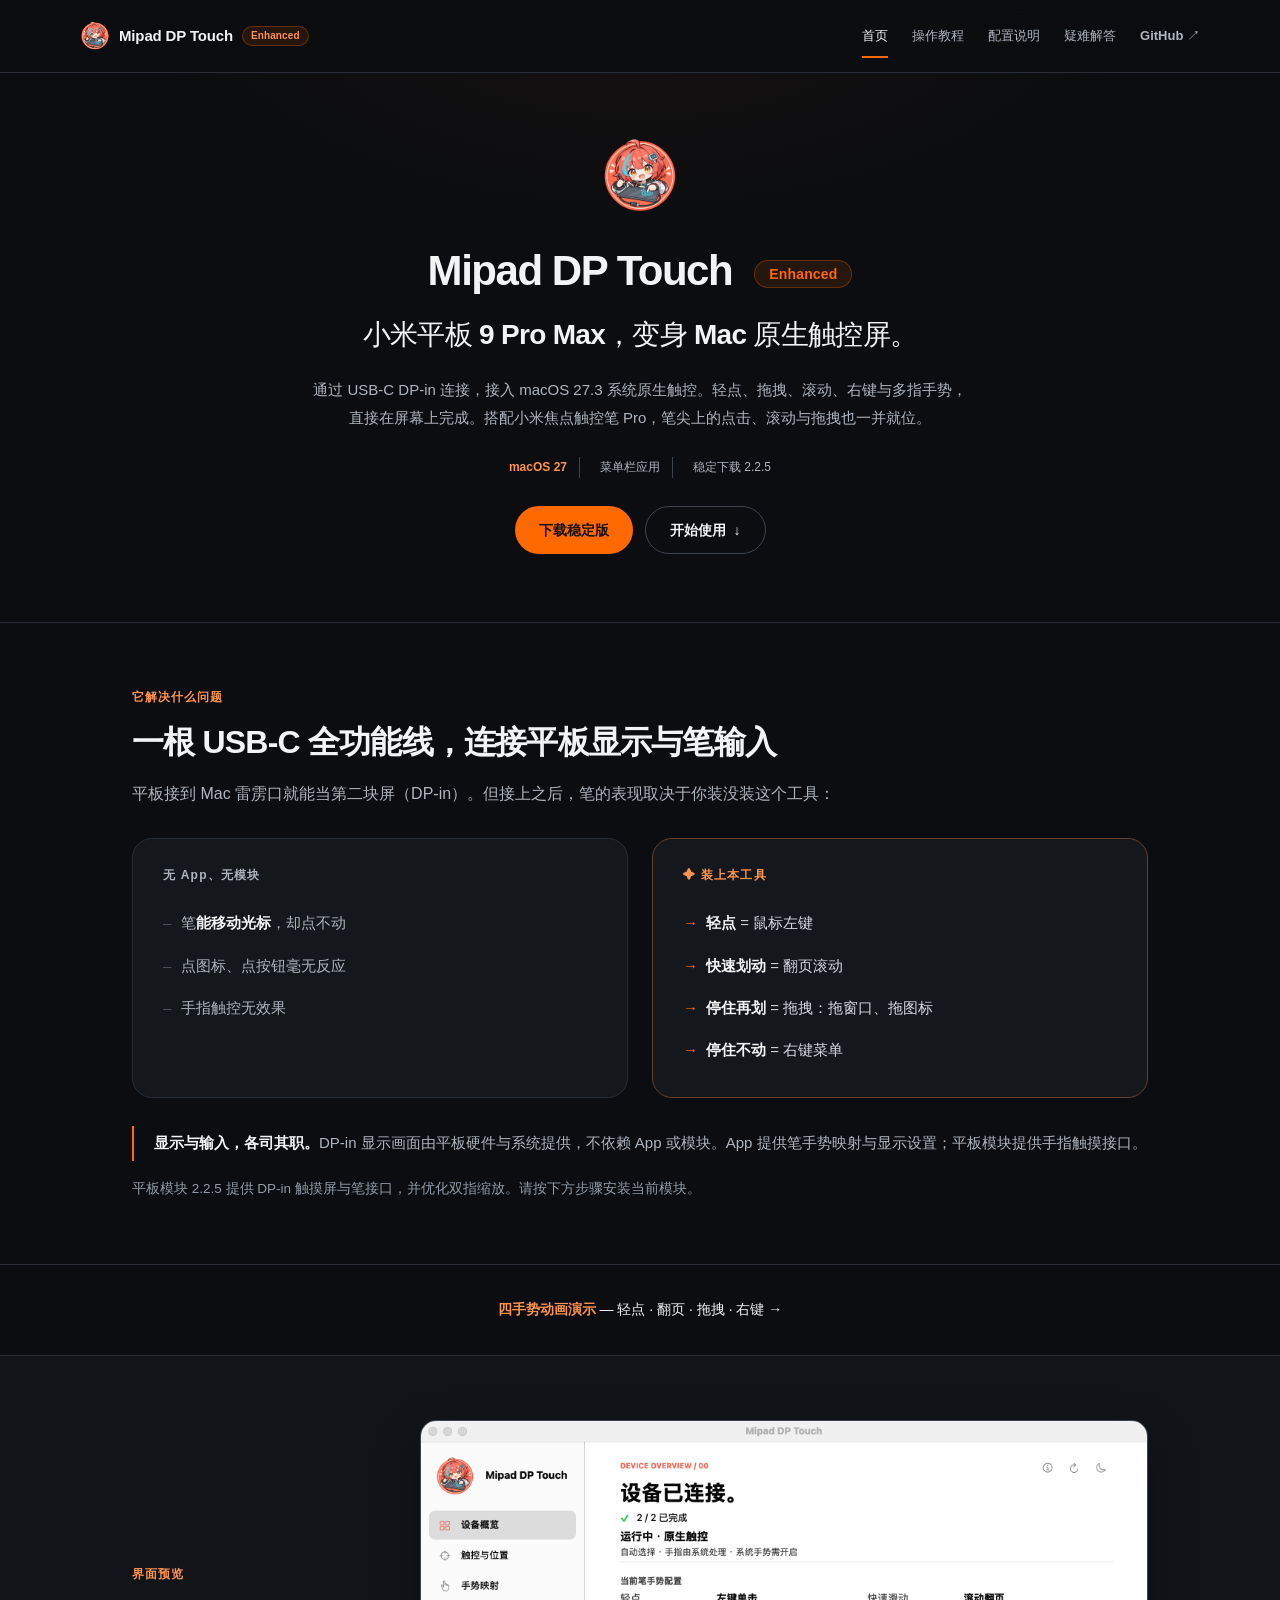
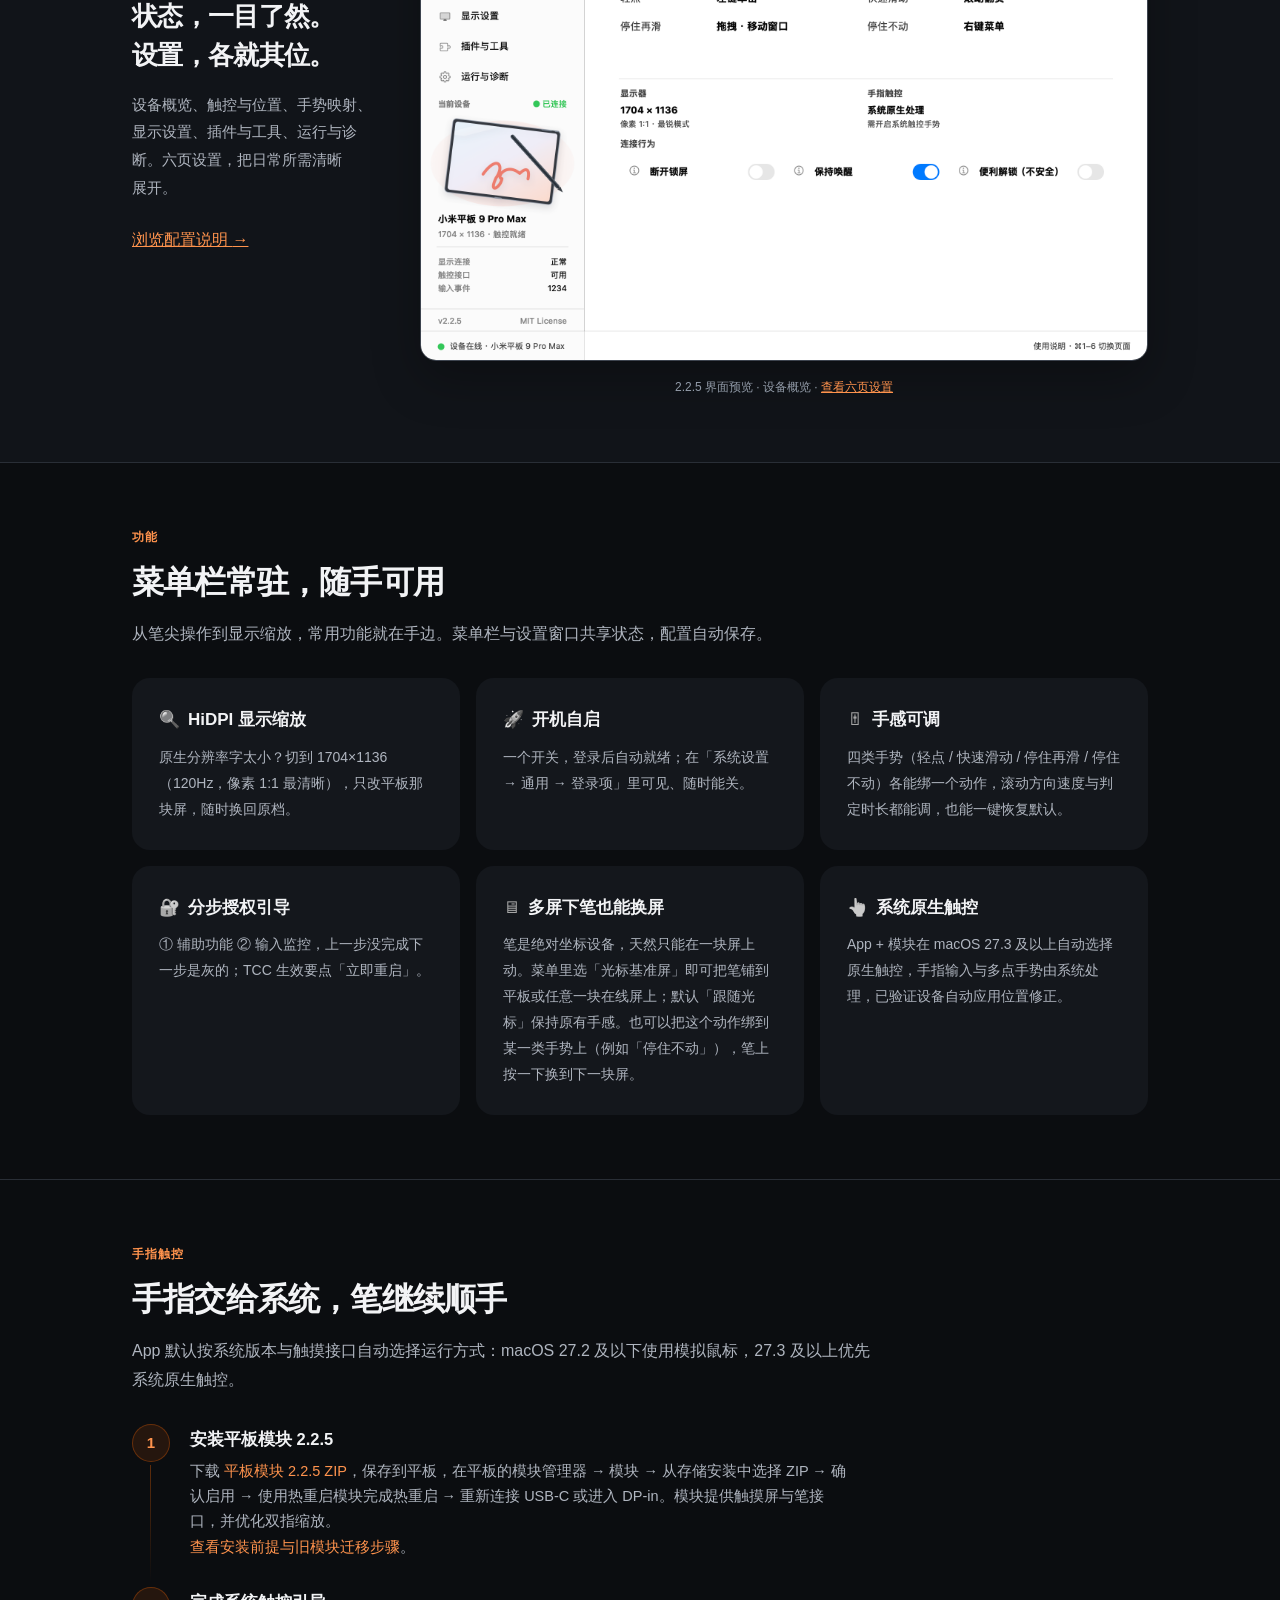
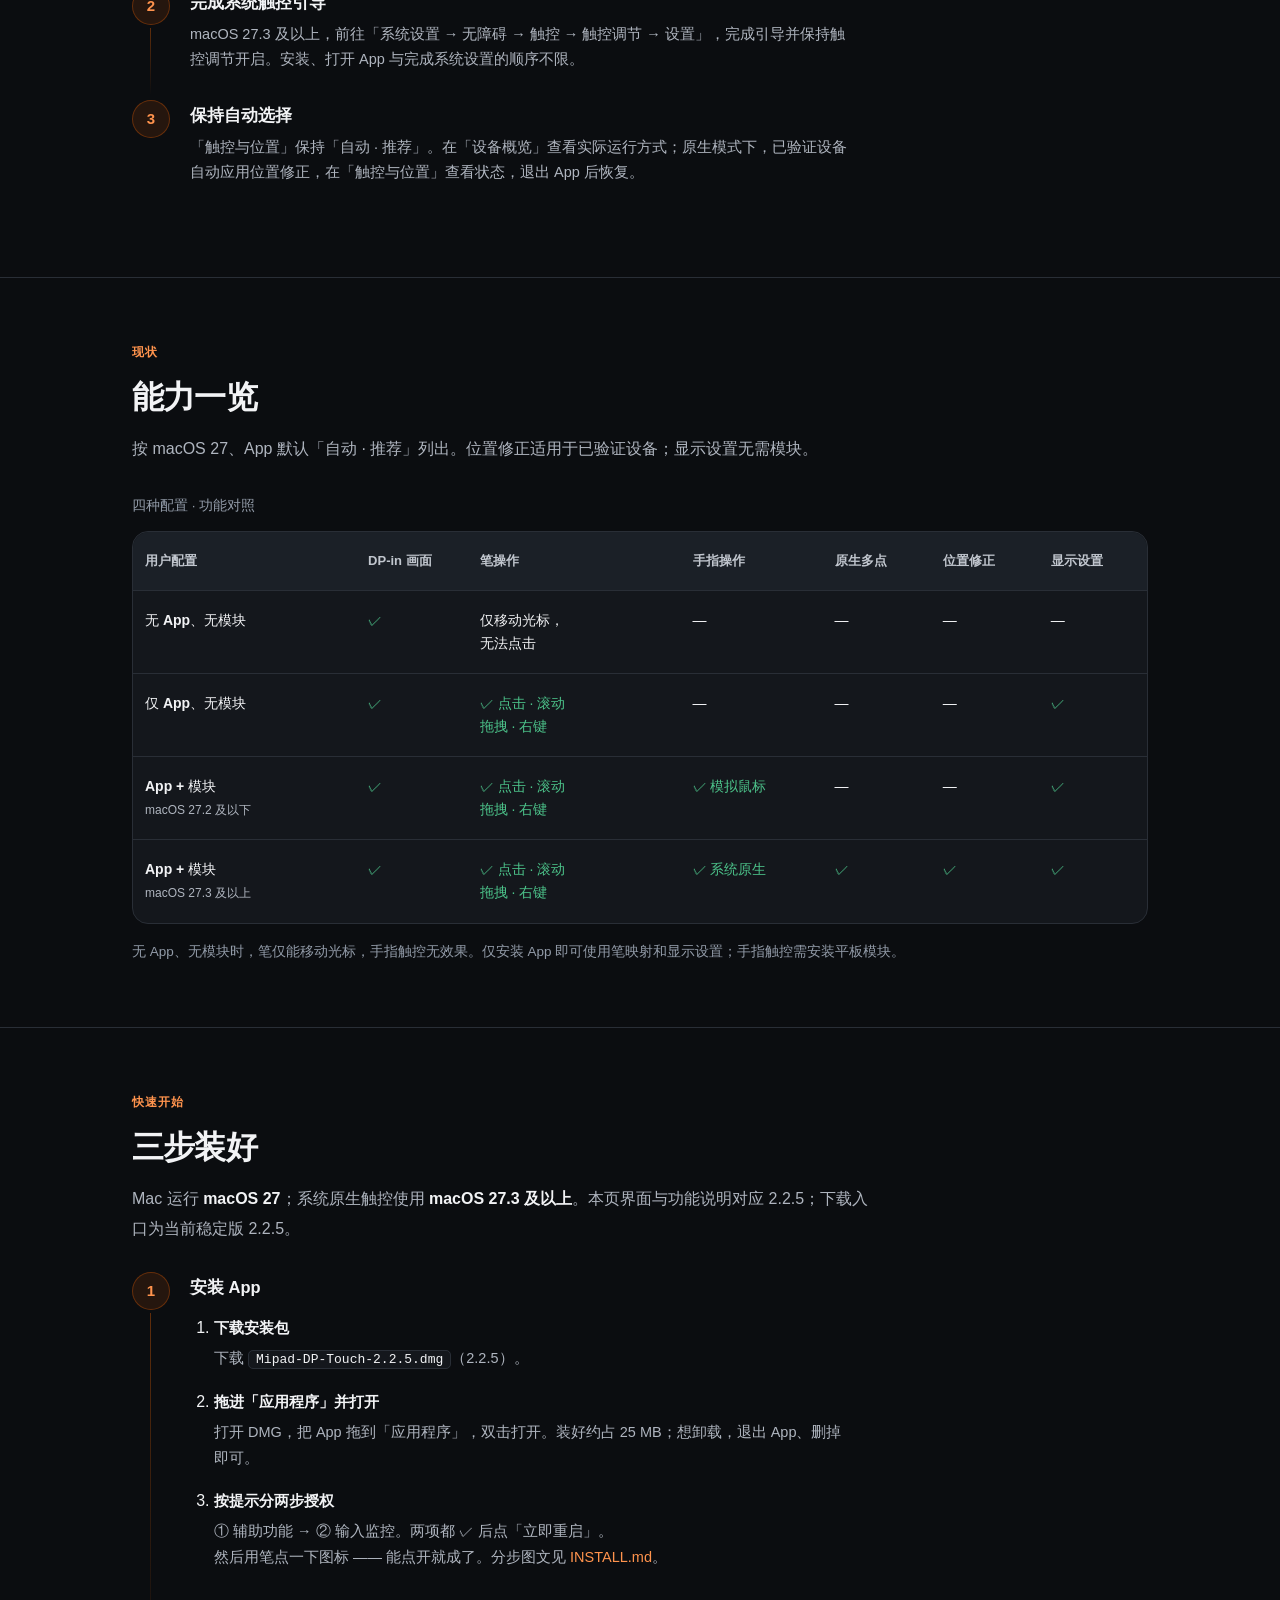
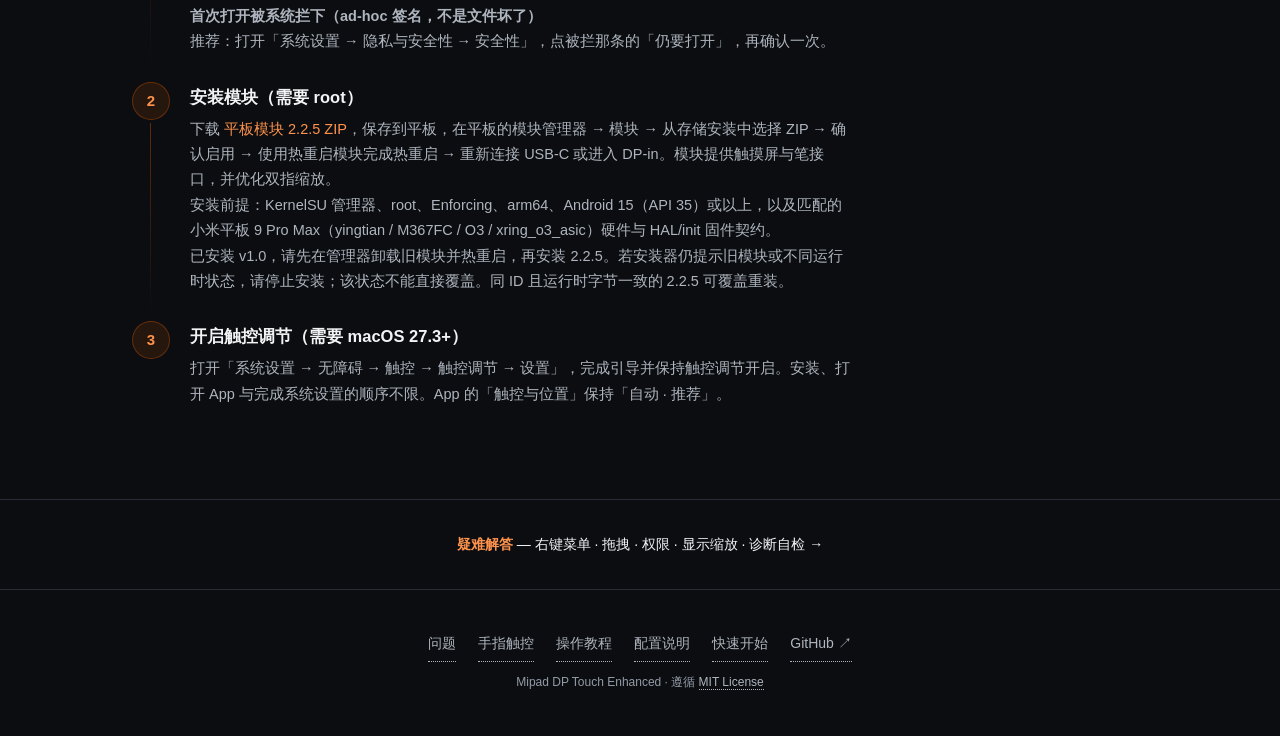
<file: docs/index.html>
<!DOCTYPE html>
<html lang="zh-CN">
<head>
<meta charset="UTF-8">
<meta name="viewport" content="width=device-width, initial-scale=1.0">
<link rel="icon" href="favicon.ico?v=2.2.5-site1" sizes="any">
<link rel="apple-touch-icon" href="apple-touch-icon.png?v=2.2.5-site1">
<meta name="theme-color" content="#0b0d10">
<title>Mipad DP Touch Enhanced — 让小米平板成为 Mac 的触控外接屏</title>
<meta name="description" content="小米平板 9 Pro Max 通过 DP-in 当 Mac 外接屏时，让小米焦点触控笔 Pro 能点击、拖拽、翻页；装上平板侧模块后手指触控同样可用。">
<style>
  :root {
    --bg: #0b0d10;
    --bg-raised: #13161b;
    --bg-elev: #191d24;
    --ink: #edeff3;
    --muted: #999fa9;
    --faint: #646b76;
    --border: #242931;
    --border-hi: #323944;
    --accent: #ff6900;
    --accent-hi: #ff8532;
    --accent-soft: rgba(255, 105, 0, .11);
    --good: #4cc38a;
    --bad: #e5534b;
    --mono: "SF Mono", ui-monospace, "Cascadia Code", Menlo, monospace;
    --sans: -apple-system, "PingFang SC", "Segoe UI", "Noto Sans SC", sans-serif;
    --radius: 16px;
  }
  * { box-sizing: border-box; margin: 0; padding: 0; }
  html { scroll-behavior: smooth; }
  body {
    background: var(--bg);
    /* subtle top glow behind hero */
    background-image: radial-gradient(720px 320px at 50% -80px, rgba(255,105,0,.075), transparent 70%);
    background-repeat: no-repeat;
    color: var(--ink);
    font-family: var(--sans);
    line-height: 1.7;
    font-size: 16px;
    -webkit-font-smoothing: antialiased;
    text-rendering: optimizeLegibility;
  }
  ::selection { background: rgba(255,105,0,.3); }
  a { color: var(--accent); }
  h1, h2, h3 { text-wrap: balance; }
  p { text-wrap: pretty; }
  code { font-family: var(--mono); font-size: .88em; }
  .wrap { max-width: 980px; margin: 0 auto; padding: 0 24px; }

  /* ---------- nav ---------- */
  nav {
    position: sticky; top: 0; z-index: 10;
    background: rgba(11,13,16,.78);
    backdrop-filter: blur(12px);
    -webkit-backdrop-filter: blur(12px);
    border-bottom: 1px solid var(--border);
  }
  nav .wrap { display: flex; align-items: center; justify-content: space-between; height: 58px; }
  nav .brand { display: flex; align-items: center; gap: 10px; font-weight: 650; text-decoration: none; color: var(--ink); letter-spacing: -.01em; }
  nav .brand img { width: 27px; height: 27px; }
  nav .links { display: flex; align-items: center; gap: 22px; font-size: 14px; }
  nav .links a { color: var(--muted); text-decoration: none; transition: color .15s; }
  nav .links a:hover { color: var(--ink); }
  nav .links a.gh {
    display: inline-flex; align-items: center; gap: 7px;
    padding: 6px 14px; border-radius: 999px;
    border: 1px solid var(--border-hi); background: var(--bg-raised);
    color: var(--ink); font-weight: 550;
  }
  nav .links a.gh:hover { border-color: #4a515c; }
  @media (max-width: 760px) { nav .links { display: none; } }

  /* ---------- hero ---------- */
  header { padding: 88px 0 56px; text-align: center; }
  header .logo { width: 100px; height: 100px; margin-bottom: 22px; filter: drop-shadow(0 8px 28px rgba(255,105,0,.18)); }
  header h1 { font-size: clamp(36px, 6.5vw, 56px); font-weight: 750; letter-spacing: -.025em; line-height: 1.12; }
  .badge { display: inline-block; vertical-align: middle; margin-left: 12px; padding: 6px 14px;
           border-radius: 999px; font-size: 14px; font-weight: 700; letter-spacing: .01em;
           line-height: 1; background: var(--accent-soft); color: var(--accent);
           border: 1px solid rgba(255, 105, 0, .3); }
  .brand .badge { margin-left: 7px; padding: 3px 8px; font-size: 10.5px; }
  header .tagline {
    margin: 20px auto 0; max-width: 660px;
    font-size: clamp(17px, 2.4vw, 20px); color: var(--muted);
  }
  header .tagline b { color: var(--ink); }
  header .tagline .en { display: block; margin-top: 12px; font-size: 13.5px; color: var(--faint); letter-spacing: .01em; }
  header .platforms { margin-top: 28px; display: flex; gap: 10px; justify-content: center; flex-wrap: wrap; }
  .pill {
    font-size: 12.5px; padding: 5px 13px; border-radius: 999px;
    border: 1px solid var(--border); color: var(--muted); background: var(--bg-raised);
  }
  .pill.accent { border-color: rgba(255,105,0,.35); background: var(--accent-soft); color: var(--accent-hi); font-weight: 600; }

  header .cta { margin-top: 36px; display: flex; gap: 14px; justify-content: center; flex-wrap: wrap; }
  .btn {
    display: inline-flex; align-items: center; gap: 8px;
    padding: 12px 26px; border-radius: 12px;
    font-size: 15px; font-weight: 650; text-decoration: none;
    transition: transform .15s, box-shadow .15s, background .15s, border-color .15s;
  }
  .btn-primary {
    background: var(--accent); color: #fff;
    box-shadow: 0 4px 20px rgba(255,105,0,.28), inset 0 1px 0 rgba(255,255,255,.18);
  }
  .btn-primary:hover { background: var(--accent-hi); transform: translateY(-2px); box-shadow: 0 8px 28px rgba(255,105,0,.38), inset 0 1px 0 rgba(255,255,255,.2); }
  .btn-ghost { border: 1px solid var(--border-hi); color: var(--ink); background: var(--bg-raised); }
  .btn-ghost:hover { border-color: #4d5560; transform: translateY(-2px); }

  /* shot */
  .shot { margin: 26px 0 0; }
  .shot img {
    display: block; width: 100%; max-width: 820px; margin: 0 auto;
    border: 1px solid var(--border-hi); border-radius: var(--radius);
    box-shadow: 0 24px 60px rgba(0,0,0,.5), 0 2px 8px rgba(0,0,0,.4);
  }
  .shot figcaption { margin-top: 14px; text-align: center; font-size: 13px; color: var(--faint); }

  .hero-note { margin-top: 20px; }
  .hero-note .note {
    display: inline-flex; align-items: center; gap: 8px;
    font-size: 13.5px; color: var(--muted);
    padding: 8px 16px; border-radius: 999px; border: 1px solid var(--border);
    background: rgba(19,22,27,.7);
  }
  .hero-note .note::before { content: "✓"; color: var(--good); font-weight: 700; }

  /* ---------- sections ---------- */
  section { padding: 78px 0; border-top: 1px solid var(--border); }
  section .kicker {
    font-family: var(--mono); font-size: 12px; letter-spacing: .14em;
    text-transform: uppercase; color: var(--accent-hi); margin-bottom: 12px;
  }
  section h2 { font-size: clamp(25px, 4vw, 34px); font-weight: 720; letter-spacing: -.015em; margin-bottom: 14px; }
  .lead { color: var(--muted); max-width: 700px; margin-bottom: 40px; font-size: 16.5px; }
  .lead b, .lead strong { color: var(--ink); }

  .cta-strip {
    display: inline-block; margin: 0; padding: 14px 24px; border-radius: 999px;
    border: 1px solid rgba(255,105,0,.35); background: var(--accent-soft);
    color: var(--ink); text-decoration: none; font-size: 15.5px;
    transition: border-color .15s, background .15s, transform .15s;
  }
  .cta-strip:hover { border-color: var(--accent); background: rgba(255,105,0,.18); transform: translateY(-1px); }
  .cta-strip b { color: var(--accent-hi); font-weight: 700; }
  .cta-row { padding: 44px 0; text-align: center; border-top: 1px solid var(--border); }

  /* before / after */
  .compare { display: grid; grid-template-columns: 1fr 1fr; gap: 20px; }
  @media (max-width: 720px) { .compare { grid-template-columns: 1fr; } }
  .compare .col {
    padding: 28px 28px 24px; border-radius: var(--radius); border: 1px solid var(--border);
    background: linear-gradient(180deg, var(--bg-elev), var(--bg-raised));
  }
  .compare .col.after { border-color: rgba(255,105,0,.4); box-shadow: 0 0 0 1px rgba(255,105,0,.08), 0 12px 36px rgba(255,105,0,.07); }
  .compare .label { font-size: 12px; font-weight: 700; letter-spacing: .1em; margin-bottom: 16px; }
  .compare .before .label { color: var(--bad); }
  .compare .after .label { color: var(--accent-hi); }
  .compare .col ul { list-style: none; }
  .compare .col li { padding: 8px 0; color: var(--muted); font-size: 15px; }
  .compare .col li::before { content: "–"; margin-right: 10px; color: #4a515c; }
  .compare .after li { color: #d5d9df; }
  .compare .after li::before { content: "→"; color: var(--accent); margin-right: 8px; }
  .compare .after li b { color: var(--ink); font-weight: 600; }
  
  .rootcause {
    margin-top: 24px; padding: 22px 26px; border-radius: 14px;
    border: 1px solid var(--border); background: var(--bg-raised);
    font-size: 15px; color: var(--muted); line-height: 1.75;
  }
  .rootcause b { color: var(--ink); }
  .note { font-size: 13.5px; color: var(--faint); margin-top: 16px; }

  /* features */
  .features { display: grid; grid-template-columns: repeat(3, 1fr); gap: 18px; }
  @media (max-width: 860px) { .features { grid-template-columns: repeat(2, 1fr); } }
  @media (max-width: 560px) { .features { grid-template-columns: 1fr; } }
  .feature {
    padding: 24px 26px; border-radius: 14px; border: 1px solid var(--border);
    background: var(--bg-raised); transition: border-color .15s, transform .15s;
  }
  .feature:hover { border-color: var(--border-hi); transform: translateY(-2px); }
  .feature h3 { font-size: 16px; margin-bottom: 7px; font-weight: 650; }
  .feature h3 .ic { color: var(--accent-hi); margin-right: 6px; font-weight: 400; }
  .feature p { font-size: 14px; color: var(--muted); }

  /* status */
  .status-card {
    border: 1px solid var(--border); border-radius: var(--radius);
    background: var(--bg-raised); overflow-x: auto;
  }
  table.status { min-width: 880px; width: 100%; border-collapse: collapse; font-size: 15px; }
  table.status th, table.status td { padding: 12px 18px; text-align: left; border-bottom: 1px solid var(--border); }
  table.status tr:last-child td { border-bottom: none; }
  table.status th { font-weight: 600; color: var(--muted); font-size: 12.5px; letter-spacing: .06em; }
  table.status td.yes { color: var(--good); font-family: var(--mono); font-size: 13px; }
  table.status td.no { color: var(--bad); font-family: var(--mono); font-size: 13px; white-space: nowrap; }
  table.status td.no small { font-family: var(--sans); color: var(--faint); }

  /* quick start */
  ol.steps { list-style: none; counter-reset: step; max-width: 720px; }
  ol.steps li { counter-increment: step; position: relative; padding: 0 0 28px 58px; }
  ol.steps li::before {
    content: counter(step); position: absolute; left: 0; top: -1px;
    width: 36px; height: 36px; border-radius: 50%;
    background: var(--accent-soft); color: var(--accent-hi);
    font-weight: 700; font-size: 15px;
    display: flex; align-items: center; justify-content: center;
    border: 1px solid rgba(255,105,0,.3);
  }
  ol.steps li:not(:last-child)::after {
    content: ""; position: absolute; left: 17.5px; top: 40px; bottom: 6px;
    width: 1px; background: linear-gradient(180deg, rgba(255,105,0,.35), transparent);
  }
  ol.steps h3 { font-size: 16.5px; margin-bottom: 5px; font-weight: 650; }
  ol.steps p { font-size: 14.5px; color: var(--muted); }
  ol.steps a { color: var(--accent-hi); text-decoration: none; }
  ol.steps a:hover { text-decoration: underline; }
  ol.steps code { font-size: 13px; color: var(--ink); background: var(--bg-raised); border: 1px solid var(--border); padding: 1px 7px; border-radius: 5px; }

  .unblock {
    margin-top: 18px; padding: 18px 22px; border-radius: 12px;
    border: 1px solid var(--border); background: var(--bg-raised); max-width: 720px;
  }
  .unblock h4 { font-size: 13.5px; color: var(--muted); font-weight: 600; margin-bottom: 10px; }
  .unblock pre {
    font-family: var(--mono); font-size: 13px; color: var(--ink);
    background: #08090c; border: 1px solid var(--border); border-radius: 8px;
    padding: 13px 16px; overflow-x: auto;
  }
  .unblock pre .p { color: var(--faint); user-select: none; }
  .sysreq { margin-top: 18px; font-size: 13.5px; color: var(--faint); }
  .sysreq b { color: var(--muted); font-weight: 600; }

  /* FAQ */
  .faq-list { max-width: 780px; }
  details { border: 1px solid var(--border); border-radius: 12px; margin-bottom: 12px; background: var(--bg-raised); overflow: hidden; transition: border-color .15s; }
  details:hover, details[open] { border-color: var(--border-hi); }
  details summary { cursor: pointer; padding: 15px 20px; font-size: 15px; font-weight: 600; list-style: none; display: flex; justify-content: space-between; align-items: center; }
  details summary::-webkit-details-marker { display: none; }
  details summary::after { content: "+"; color: var(--muted); font-size: 19px; font-weight: 400; transition: transform .18s; }
  details[open] summary::after { transform: rotate(45deg); color: var(--accent-hi); }
  details .body { padding: 0 20px 16px; font-size: 14px; color: var(--muted); }
  details .body b { color: var(--ink); }
  details .body code { color: var(--accent-hi); }

  /* footer */
  footer { padding: 44px 0 64px; border-top: 1px solid var(--border); text-align: center; font-size: 13.5px; color: var(--faint); }
  footer .flinks { display: flex; gap: 22px; justify-content: center; margin-bottom: 10px; font-size: 14px; }
  footer .flinks a { color: var(--muted); text-decoration: none; }
  footer .flinks a:hover { color: var(--ink); }
  footer a { color: var(--muted); text-decoration: none; border-bottom: 1px dotted var(--muted); }
  footer a:hover { color: var(--ink); }

  @media (prefers-reduced-motion: reduce) {
    html { scroll-behavior: auto; }
    * { transition: none !important; }
  }
  section[id] { scroll-margin-top: 120px; }
  code { overflow-wrap: anywhere; }
  .flinks { flex-wrap: wrap; }
  .brand .badge { margin-left: 0; padding: 3px 8px; border-radius: 999px; font-size: 10.5px; background: var(--accent-soft); color: var(--accent); border: 1px solid rgba(255,105,0,.3); white-space: nowrap; }
  nav .links a.now { color: var(--accent); }
  @media (max-width: 900px) {
    nav .wrap { height: auto; min-height: 58px; flex-wrap: wrap; gap: 10px; padding-top: 12px; padding-bottom: 12px; }
    nav .links { display: flex; width: 100%; justify-content: space-between; gap: 10px; font-size: 13px; }
    nav .links a.gh { padding: 0; background: none; border: none; }
  }
  @media (max-width: 480px) { nav .brand { font-size: 14px; gap: 6px; } h2 { flex-wrap: wrap; } }
  /* App 安装三步独立编号，不影响外层三部分。 */
  ol.app-install-steps { list-style: decimal; margin: 12px 0 18px; padding-left: 24px; }
  ol.steps ol.app-install-steps > li, ol.app-install-steps > li { counter-increment: none; position: static; padding: 0 0 16px; }
  ol.steps ol.app-install-steps > li::before, ol.steps ol.app-install-steps > li::after { content: none; }
  ol.app-install-steps h4 { font-size: 15px; margin-bottom: 5px; }
</style>
<link rel="stylesheet" href="site.css?v=status-layout-2">
<script defer src="site.js?v=status-layout-2"></script>
</head>
<body>
<a class="skip-link" href="#main-content">跳到正文</a>

<nav aria-label="主导航">
  <div class="wrap">
    <a class="brand" href="index.html"><img src="logo.png?v=2.2.5-site1" alt="Mipad DP Touch Enhanced logo" width="400" height="400">Mipad DP Touch <span class="badge">Enhanced</span></a>
    <div class="links">
      <a class="now" aria-current="page" href="index.html">首页</a>
      <a href="tutorial.html">操作教程</a>
      <a href="settings.html">配置说明</a>
      <a href="faq.html">疑难解答</a>
      <a class="gh" href="https://github.com/InYvn/mipad-dp-touch">GitHub ↗</a>
    </div>
  </div>
</nav>

<header>
  <div class="wrap">
    <img class="logo" src="logo.png?v=2.2.5-site1" alt="Mipad DP Touch Enhanced" width="400" height="400">
    <h1>Mipad DP Touch <span class="badge">Enhanced</span></h1>
    <p class="subtitle">小米平板 9 Pro Max，变身 Mac 原生触控屏。</p>
    <p class="tagline">通过 USB-C DP-in 连接，接入 macOS 27.3 系统原生触控。轻点、拖拽、滚动、右键与多指手势，直接在屏幕上完成。搭配小米焦点触控笔 Pro，笔尖上的点击、滚动与拖拽也一并就位。</p>
    <div class="platforms">
      <span class="pill accent">macOS 27</span>
      <span class="pill">菜单栏应用</span>
      <span class="pill">稳定下载 2.2.5</span>
    </div>
    <div class="cta">
      <a class="btn btn-primary" href="https://github.com/InYvn/mipad-dp-touch/releases">下载稳定版</a>
      <a class="btn btn-ghost" href="#quickstart">开始使用 <span aria-hidden="true">↓</span></a>
    </div>
  </div>
</header>

<main id="main-content">

<section id="problem">
  <div class="wrap">
    <div class="kicker">它解决什么问题</div>
    <h2>一根 USB-C 全功能线，连接平板显示与笔输入</h2>
    <p class="lead">平板接到 Mac 雷雳口就能当第二块屏（DP-in）。但接上之后，笔的表现取决于你装没装这个工具：</p>
    <div class="compare">
      <div class="col before">
        <div class="label">无 App、无模块</div>
        <ul>
          <li>笔<b style="color:var(--ink)">能移动光标</b>，却点不动</li>
          <li>点图标、点按钮毫无反应</li>
          <li>手指触控无效果</li>
        </ul>
      </div>
      <div class="col after">
        <div class="label">✦ 装上本工具</div>
        <ul>
          <li><b>轻点</b> = 鼠标左键</li>
          <li><b>快速划动</b> = 翻页滚动</li>
          <li><b>停住再划</b> = 拖拽：拖窗口、拖图标</li>
          <li><b>停住不动</b> = 右键菜单</li>
        </ul>
      </div>
    </div>
    <div class="rootcause"><b>显示与输入，各司其职。</b>DP-in 显示画面由平板硬件与系统提供，不依赖 App 或模块。App 提供笔手势映射与显示设置；平板模块提供手指触摸接口。</div>
    <p class="note">平板模块 2.2.5 提供 DP-in 触摸屏与笔接口，并优化双指缩放。请按下方步骤安装当前模块。</p>
  </div>
</section>

<div class="cta-row"><a href="tutorial.html" class="cta-strip"><b>四手势动画演示</b> — 轻点 · 翻页 · 拖拽 · 右键 →</a></div>

<section class="showcase" id="preview">
  <div class="wrap showcase-grid">
    <div><div class="kicker">界面预览</div><h2>状态，一目了然。<br>设置，各就其位。</h2><p class="lead">设备概览、触控与位置、手势映射、显示设置、插件与工具、运行与诊断。六页设置，把日常所需清晰展开。</p><a href="settings.html">浏览配置说明 <span aria-hidden="true">→</span></a></div>
    <figure class="shot">
      <img src="assets/settings-overview.png?v=2.2.5-site1" alt="Mipad DP Touch 设置窗口截图" width="1960" height="1456">
      <figcaption>2.2.5 界面预览 · 设备概览 · <a href="settings.html">查看六页设置</a></figcaption>
    </figure>
  </div>
</section>

<section id="features">
  <div class="wrap">
    <div class="kicker">功能</div>
    <h2>菜单栏常驻，随手可用</h2>
    <p class="lead">从笔尖操作到显示缩放，常用功能就在手边。菜单栏与设置窗口共享状态，配置自动保存。</p>
    <div class="features">
      <div class="feature"><h3><span class="ic">🔍</span>HiDPI 显示缩放</h3><p>原生分辨率字太小？切到 1704×1136（120Hz，像素 1:1 最清晰），只改平板那块屏，随时换回原档。</p></div>
      <div class="feature"><h3><span class="ic">🚀</span>开机自启</h3><p>一个开关，登录后自动就绪；在「系统设置 → 通用 → 登录项」里可见、随时能关。</p></div>
      <div class="feature"><h3><span class="ic">🎚</span>手感可调</h3><p>四类手势（轻点 / 快速滑动 / 停住再滑 / 停住不动）各能绑一个动作，滚动方向速度与判定时长都能调，也能一键恢复默认。</p></div>
      <div class="feature"><h3><span class="ic">🔐</span>分步授权引导</h3><p>① 辅助功能 ② 输入监控，上一步没完成下一步是灰的；TCC 生效要点「立即重启」。</p></div>
      <div class="feature"><h3><span class="ic">🖥</span>多屏下笔也能换屏</h3><p>笔是绝对坐标设备，天然只能在一块屏上动。菜单里选「光标基准屏」即可把笔铺到平板或任意一块在线屏上；默认「跟随光标」保持原有手感。也可以把这个动作绑到某一类手势上（例如「停住不动」），笔上按一下换到下一块屏。</p></div>
      <div class="feature"><h3><span class="ic">👆</span>系统原生触控</h3><p>App + 模块在 macOS 27.3 及以上自动选择原生触控，手指输入与多点手势由系统处理，已验证设备自动应用位置修正。</p></div>
    </div>

  </div>
</section>

<section id="touch">
  <div class="wrap">
    <div class="kicker">手指触控</div>
    <h2>手指交给系统，笔继续顺手</h2>
    <p class="lead">App 默认按系统版本与触摸接口自动选择运行方式：macOS 27.2 及以下使用模拟鼠标，27.3 及以上优先系统原生触控。</p>
    <ol class="steps">
      <li><h3>安装平板模块 2.2.5</h3><p>下载 <a href="https://github.com/InYvn/mipad-dp-touch/releases/download/v2.2.5/mipad-dp-touch-module-v2.2.5.zip">平板模块 2.2.5 ZIP</a>，保存到平板，在平板的模块管理器 → 模块 → 从存储安装中选择 ZIP → 确认启用 → 使用热重启模块完成热重启 → 重新连接 USB-C 或进入 DP-in。模块提供触摸屏与笔接口，并优化双指缩放。</p><p><a href="#quickstart">查看安装前提与旧模块迁移步骤</a>。</p></li>
      <li><h3>完成系统触控引导</h3><p>macOS 27.3 及以上，前往「系统设置 → 无障碍 → 触控 → 触控调节 → 设置」，完成引导并保持触控调节开启。安装、打开 App 与完成系统设置的顺序不限。</p></li>
      <li><h3>保持自动选择</h3><p>「触控与位置」保持「自动 · 推荐」。在「设备概览」查看实际运行方式；原生模式下，已验证设备自动应用位置修正，在「触控与位置」查看状态，退出 App 后恢复。</p></li>
    </ol>
  </div>
</section>

<section id="status">
  <div class="wrap">
    <div class="kicker">现状</div>
    <h2>能力一览</h2>
    <p class="lead">按 macOS 27、App 默认「自动 · 推荐」列出。位置修正适用于已验证设备；显示设置无需模块。</p>
    <p class="note" style="margin:0 0 14px">四种配置 · 功能对照</p>
    <div class="status-card"><table class="status" role="table" aria-label="四种配置功能对照">
      <colgroup><col><col><col><col><col><col><col></colgroup>
      <thead role="rowgroup"><tr role="row"><th scope="col" role="columnheader" id="cap-0" aria-label="用户配置">用户配置</th><th scope="col" role="columnheader" id="cap-1" aria-label="DP-in 显示画面">DP-in 画面</th><th scope="col" role="columnheader" id="cap-2" aria-label="笔操作">笔操作</th><th scope="col" role="columnheader" id="cap-3" aria-label="手指点击与拖拽">手指操作</th><th scope="col" role="columnheader" id="cap-4" aria-label="系统原生多点手势">原生多点</th><th scope="col" role="columnheader" id="cap-5" aria-label="自动触控位置修正">位置修正</th><th scope="col" role="columnheader" id="cap-6" aria-label="App 显示设置">显示设置</th></tr></thead>
      <tbody role="rowgroup">
        <tr role="row"><th scope="row" role="rowheader" id="config-0">无 App、无模块</th><td role="cell" headers="config-0 cap-1" class="yes"><span class="cell-label" aria-hidden="true">DP-in 画面</span><span class="cell-value">✓</span></td><td role="cell" headers="config-0 cap-2"><span class="cell-label" aria-hidden="true">笔操作</span><span class="cell-value"><span class="value-line">仅移动光标，</span><span class="value-line">无法点击</span></span></td><td role="cell" headers="config-0 cap-3"><span class="cell-label" aria-hidden="true">手指操作</span><span class="cell-value">—</span></td><td role="cell" headers="config-0 cap-4"><span class="cell-label" aria-hidden="true">原生多点</span><span class="cell-value">—</span></td><td role="cell" headers="config-0 cap-5"><span class="cell-label" aria-hidden="true">位置修正</span><span class="cell-value">—</span></td><td role="cell" headers="config-0 cap-6"><span class="cell-label" aria-hidden="true">显示设置</span><span class="cell-value">—</span></td></tr>
        <tr role="row"><th scope="row" role="rowheader" id="config-1">仅 App、无模块</th><td role="cell" headers="config-1 cap-1" class="yes"><span class="cell-label" aria-hidden="true">DP-in 画面</span><span class="cell-value">✓</span></td><td role="cell" headers="config-1 cap-2" class="yes"><span class="cell-label" aria-hidden="true">笔操作</span><span class="cell-value"><span class="value-line">✓ 点击 · 滚动</span><span class="value-line">拖拽 · 右键</span></span></td><td role="cell" headers="config-1 cap-3"><span class="cell-label" aria-hidden="true">手指操作</span><span class="cell-value">—</span></td><td role="cell" headers="config-1 cap-4"><span class="cell-label" aria-hidden="true">原生多点</span><span class="cell-value">—</span></td><td role="cell" headers="config-1 cap-5"><span class="cell-label" aria-hidden="true">位置修正</span><span class="cell-value">—</span></td><td role="cell" headers="config-1 cap-6" class="yes"><span class="cell-label" aria-hidden="true">显示设置</span><span class="cell-value">✓</span></td></tr>
        <tr role="row"><th scope="row" role="rowheader" id="config-2">App + 模块<span class="config-system">macOS 27.2 及以下</span></th><td role="cell" headers="config-2 cap-1" class="yes"><span class="cell-label" aria-hidden="true">DP-in 画面</span><span class="cell-value">✓</span></td><td role="cell" headers="config-2 cap-2" class="yes"><span class="cell-label" aria-hidden="true">笔操作</span><span class="cell-value"><span class="value-line">✓ 点击 · 滚动</span><span class="value-line">拖拽 · 右键</span></span></td><td role="cell" headers="config-2 cap-3" class="yes"><span class="cell-label" aria-hidden="true">手指操作</span><span class="cell-value">✓ 模拟鼠标</span></td><td role="cell" headers="config-2 cap-4"><span class="cell-label" aria-hidden="true">原生多点</span><span class="cell-value">—</span></td><td role="cell" headers="config-2 cap-5"><span class="cell-label" aria-hidden="true">位置修正</span><span class="cell-value">—</span></td><td role="cell" headers="config-2 cap-6" class="yes"><span class="cell-label" aria-hidden="true">显示设置</span><span class="cell-value">✓</span></td></tr>
        <tr role="row"><th scope="row" role="rowheader" id="config-3">App + 模块<span class="config-system">macOS 27.3 及以上</span></th><td role="cell" headers="config-3 cap-1" class="yes"><span class="cell-label" aria-hidden="true">DP-in 画面</span><span class="cell-value">✓</span></td><td role="cell" headers="config-3 cap-2" class="yes"><span class="cell-label" aria-hidden="true">笔操作</span><span class="cell-value"><span class="value-line">✓ 点击 · 滚动</span><span class="value-line">拖拽 · 右键</span></span></td><td role="cell" headers="config-3 cap-3" class="yes"><span class="cell-label" aria-hidden="true">手指操作</span><span class="cell-value">✓ 系统原生</span></td><td role="cell" headers="config-3 cap-4" class="yes"><span class="cell-label" aria-hidden="true">原生多点</span><span class="cell-value">✓</span></td><td role="cell" headers="config-3 cap-5" class="yes"><span class="cell-label" aria-hidden="true">位置修正</span><span class="cell-value">✓</span></td><td role="cell" headers="config-3 cap-6" class="yes"><span class="cell-label" aria-hidden="true">显示设置</span><span class="cell-value">✓</span></td></tr>
      </tbody>
    </table></div><p class="note">无 App、无模块时，笔仅能移动光标，手指触控无效果。仅安装 App 即可使用笔映射和显示设置；手指触控需安装平板模块。</p>
  </div>
</section>

<section id="quickstart">
  <div class="wrap">
    <div class="kicker">快速开始</div>
    <h2>三步装好</h2>
    <p class="lead">Mac 运行 <b>macOS 27</b>；系统原生触控使用 <b>macOS 27.3 及以上</b>。本页界面与功能说明对应 2.2.5；下载入口为当前稳定版 2.2.5。</p>
    <ol class="steps">
      <li>
        <h3>安装 App</h3>
    <ol class="app-install-steps">
      <li>
        <h4>下载安装包</h4>
        <p>下载 <a href="https://github.com/InYvn/mipad-dp-touch/releases/download/v2.2.5/Mipad-DP-Touch-2.2.5.dmg"><code>Mipad-DP-Touch-2.2.5.dmg</code></a>（2.2.5）。</p>
      </li>
      <li>
        <h4>拖进「应用程序」并打开</h4>
        <p>打开 DMG，把 App 拖到「应用程序」，双击打开。装好约占 25 MB；想卸载，退出 App、删掉即可。</p>
      </li>
      <li>
        <h4>按提示分两步授权</h4>
        <p>① 辅助功能 → ② 输入监控。两项都 ✓ 后点「立即重启」。<br>然后用笔点一下图标 —— 能点开就成了。分步图文见 <a href="https://github.com/InYvn/mipad-dp-touch/blob/main/INSTALL.md">INSTALL.md</a>。</p>
      </li>
    </ol>
        <p><b>首次打开被系统拦下（ad-hoc 签名，不是文件坏了）</b><br>推荐：打开「系统设置 → 隐私与安全性 → 安全性」，点被拦那条的「仍要打开」，再确认一次。</p>
      </li>
      <li>
        <h3>安装模块（需要 root）</h3>
        <p>下载 <a href="https://github.com/InYvn/mipad-dp-touch/releases/download/v2.2.5/mipad-dp-touch-module-v2.2.5.zip">平板模块 2.2.5 ZIP</a>，保存到平板，在平板的模块管理器 → 模块 → 从存储安装中选择 ZIP → 确认启用 → 使用热重启模块完成热重启 → 重新连接 USB-C 或进入 DP-in。模块提供触摸屏与笔接口，并优化双指缩放。</p><p>安装前提：KernelSU 管理器、root、Enforcing、arm64、Android 15（API 35）或以上，以及匹配的小米平板 9 Pro Max（yingtian / M367FC / O3 / xring_o3_asic）硬件与 HAL/init 固件契约。</p><p>已安装 v1.0，请先在管理器卸载旧模块并热重启，再安装 2.2.5。若安装器仍提示旧模块或不同运行时状态，请停止安装；该状态不能直接覆盖。同 ID 且运行时字节一致的 2.2.5 可覆盖重装。</p>
      </li>
      <li>
        <h3>开启触控调节（需要 macOS 27.3+）</h3>
        <p>打开「系统设置 → 无障碍 → 触控 → 触控调节 → 设置」，完成引导并保持触控调节开启。安装、打开 App 与完成系统设置的顺序不限。App 的「触控与位置」保持「自动 · 推荐」。</p>
      </li>
    </ol>
  </div>
</section>

<div class="cta-row"><a href="faq.html" class="cta-strip"><b>疑难解答</b> — 右键菜单 · 拖拽 · 权限 · 显示缩放 · 诊断自检 →</a></div>

</main>

<footer>
  <div class="wrap">
    <div class="flinks">
      <a href="#problem">问题</a>
      <a href="#touch">手指触控</a>
      <a href="tutorial.html">操作教程</a>
      <a href="settings.html">配置说明</a>
      <a href="#quickstart">快速开始</a>
      <a href="https://github.com/InYvn/mipad-dp-touch">GitHub ↗</a>
    </div>
    <p>Mipad DP Touch Enhanced · 遵循 <a href="https://github.com/InYvn/mipad-dp-touch/blob/main/LICENSE">MIT License</a></p>
  </div>
</footer>

</body>
</html>
</file>
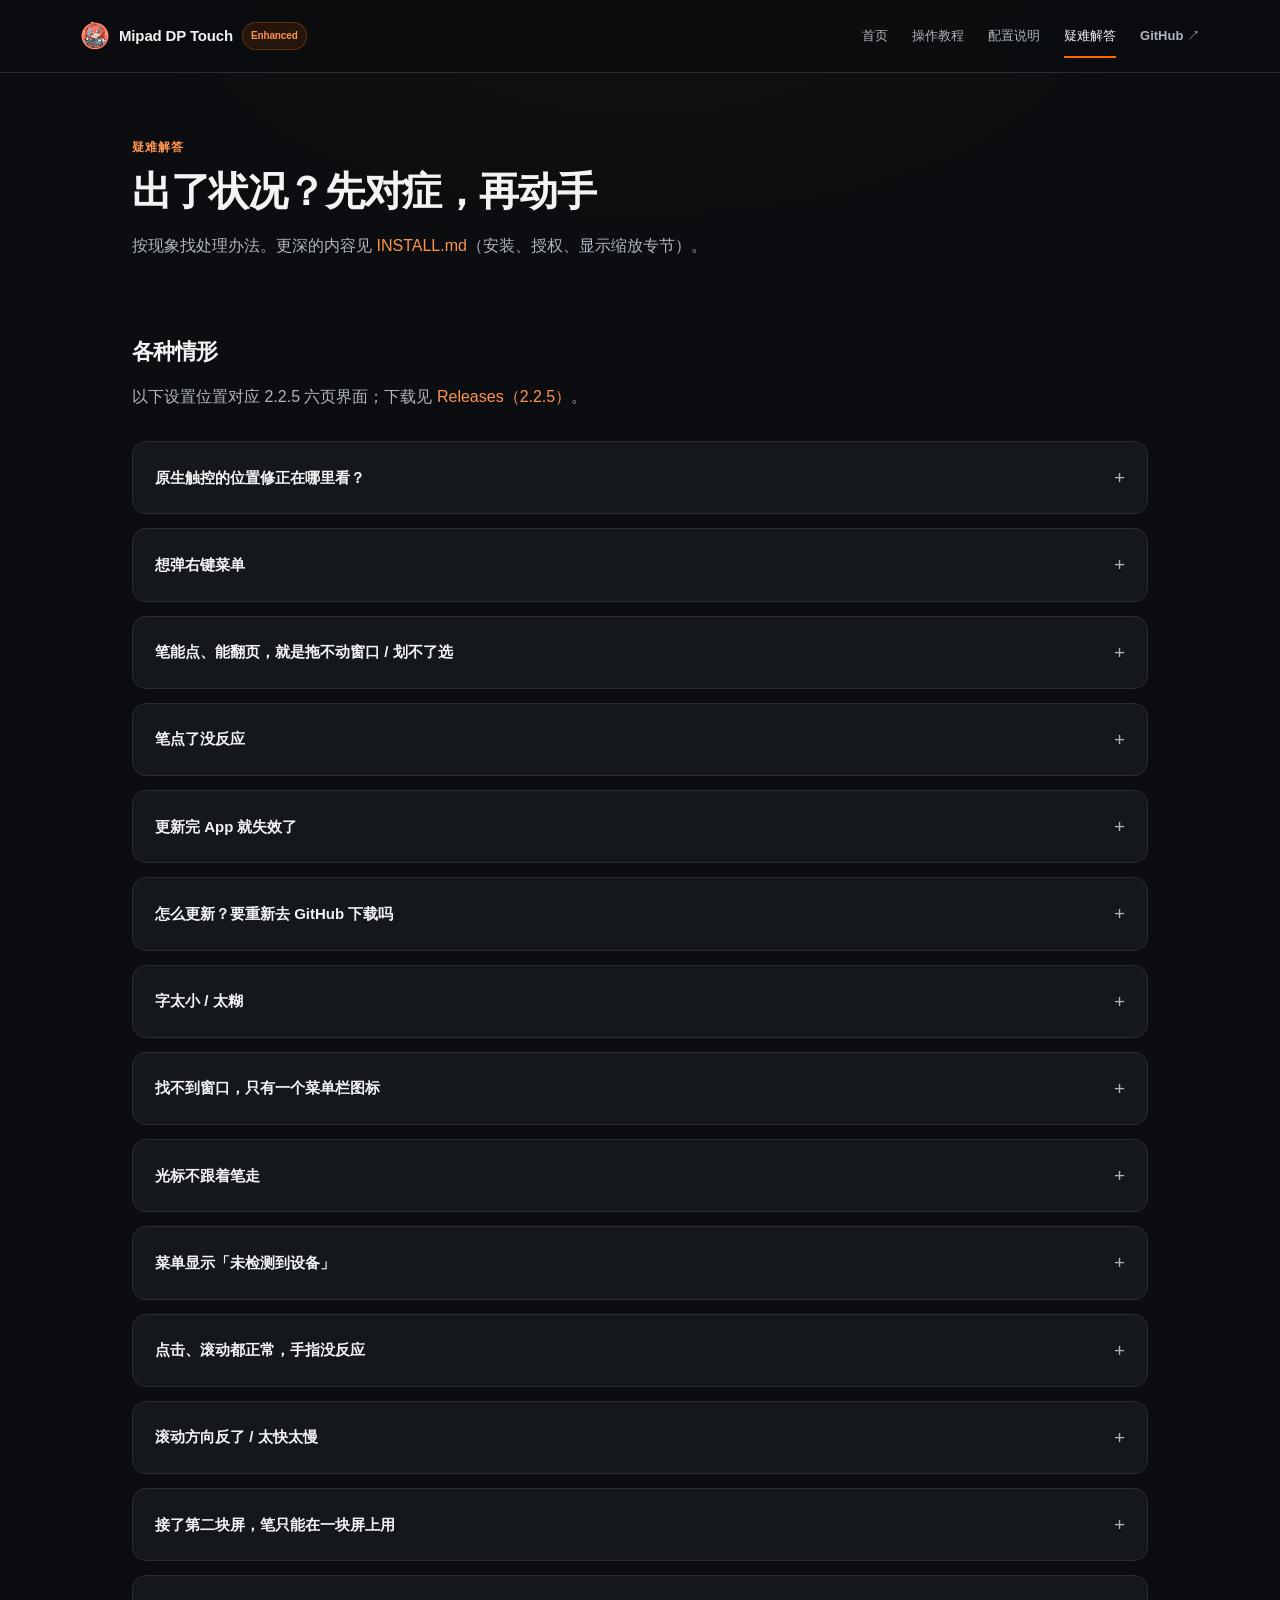
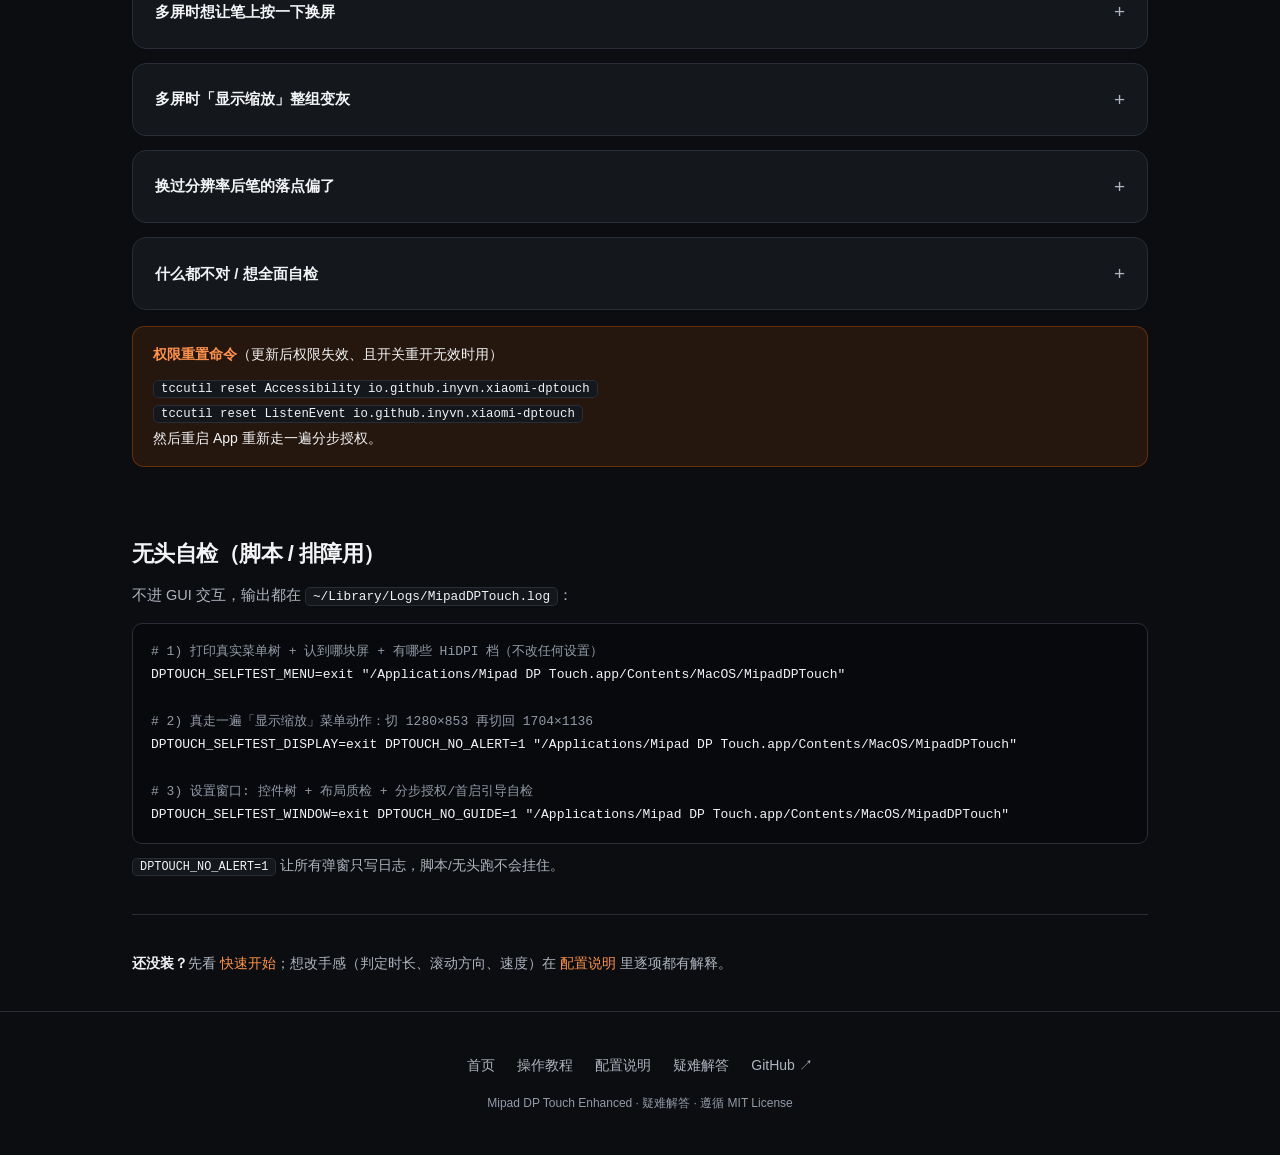
<file: docs/faq.html>
<!DOCTYPE html>
<html lang="zh-CN">
<head>
<meta charset="UTF-8">
<meta name="viewport" content="width=device-width, initial-scale=1.0">
<title>疑难解答 — Mipad DP Touch Enhanced</title>
<meta name="description" content="Mipad DP Touch Enhanced 疑难解答：右键菜单、拖拽、权限、更新失效、显示缩放、日志诊断等常见情形与处理办法。">
<link rel="icon" href="favicon.ico?v=2.2.5-site1" sizes="any">
<link rel="apple-touch-icon" href="apple-touch-icon.png?v=2.2.5-site1">
<meta name="theme-color" content="#0b0d10">
<style>
  :root {
    --bg: #0b0d10;
    --bg-raised: #13161b;
    --bg-elev: #191d24;
    --ink: #edeff3;
    --muted: #999fa9;
    --faint: #646b76;
    --border: #242931;
    --border-hi: #323944;
    --accent: #ff6900;
    --accent-hi: #ff8532;
    --accent-soft: rgba(255, 105, 0, .11);
    --good: #4cc38a;
    --bad: #e5534b;
    --mono: "SF Mono", ui-monospace, "Cascadia Code", Menlo, monospace;
    --sans: -apple-system, "PingFang SC", "Segoe UI", "Noto Sans SC", sans-serif;
    --radius: 16px;
  }
  * { box-sizing: border-box; margin: 0; padding: 0; }
  html { scroll-behavior: smooth; }
  body { background: var(--bg); color: var(--ink); font-family: var(--sans); line-height: 1.7; font-size: 15.5px; -webkit-font-smoothing: antialiased; text-rendering: optimizeLegibility; }
  ::selection { background: rgba(255,105,0,.3); }
  a { color: var(--accent-hi); text-decoration: none; }
  a:hover { text-decoration: underline; }
  h1, h2, h3 { text-wrap: balance; }
  p { text-wrap: pretty; }
  code { font-family: var(--mono); font-size: .88em; background: var(--bg-raised); border: 1px solid var(--border); border-radius: 5px; padding: 1px 7px; color: var(--ink); }
  .wrap { max-width: 880px; margin: 0 auto; padding: 0 24px; }

  nav { position: sticky; top: 0; z-index: 10; background: rgba(11,13,16,.78); backdrop-filter: blur(12px); -webkit-backdrop-filter: blur(12px); border-bottom: 1px solid var(--border); }
  nav .wrap { display: flex; align-items: center; justify-content: space-between; height: 58px; }
  nav .brand { display: flex; align-items: center; gap: 10px; font-weight: 650; text-decoration: none; color: var(--ink); letter-spacing: -.01em; }
  nav .brand img { width: 27px; height: 27px; }
  nav .links { display: flex; align-items: center; gap: 20px; font-size: 14px; }
  nav .links a { color: var(--muted); text-decoration: none; transition: color .15s; }
  nav .links a:hover { color: var(--ink); }
  nav .links a.now { color: var(--accent-hi); }
  nav .links a.gh { display: inline-flex; padding: 6px 14px; border-radius: 999px; border: 1px solid var(--border-hi); background: var(--bg-raised); color: var(--ink); font-weight: 550; }
  nav .links a.gh:hover { border-color: #4a515c; color: var(--ink); }
  @media (max-width: 760px) { nav .links { display: none; } }

  header.page { padding: 52px 0 26px; }
  .kicker { font-family: var(--mono); font-size: 12px; letter-spacing: .14em; text-transform: uppercase; color: var(--accent-hi); margin-bottom: 10px; }
  h1 { font-size: clamp(26px, 5vw, 36px); font-weight: 720; letter-spacing: -.015em; }
  .lead { color: var(--muted); margin-top: 10px; max-width: 700px; font-size: 16px; }
  .lead a { text-decoration: none; }

  section { padding: 34px 0; }
  h2 { font-size: 20px; font-weight: 700; margin-bottom: 14px; }
  .faq-list { max-width: 780px; }
  details { border: 1px solid var(--border); border-radius: 12px; margin-bottom: 12px; background: var(--bg-raised); overflow: hidden; transition: border-color .15s; }
  details:hover, details[open] { border-color: var(--border-hi); }
  details summary { cursor: pointer; padding: 15px 20px; font-size: 15px; font-weight: 600; list-style: none; display: flex; justify-content: space-between; align-items: center; }
  details summary::-webkit-details-marker { display: none; }
  details summary::after { content: "+"; color: var(--muted); font-size: 19px; font-weight: 400; transition: transform .18s; }
  details[open] summary::after { transform: rotate(45deg); color: var(--accent-hi); }
  details .body { padding: 0 20px 16px; font-size: 14px; color: var(--muted); }
  details .body b { color: var(--ink); }
  details .body code { color: var(--accent-hi); }

  /* symptom table */
  .table-card { border: 1px solid var(--border); border-radius: var(--radius); background: var(--bg-raised); overflow: hidden; max-width: 780px; }
  table { width: 100%; border-collapse: collapse; font-size: 14px; }
  th, td { padding: 11px 16px; text-align: left; border-bottom: 1px solid var(--border); vertical-align: top; }
  tr:last-child td { border-bottom: none; }
  th { color: var(--muted); font-size: 12.5px; letter-spacing: .06em; font-weight: 600; }
  td:first-child b { font-weight: 600; color: var(--ink); }
  td { color: var(--muted); }
  td code { color: var(--accent-hi); }

  pre.diag {
    font-family: var(--mono); font-size: 13px; color: var(--ink);
    background: #08090c; border: 1px solid var(--border); border-radius: 10px;
    padding: 16px 18px; overflow-x: auto; margin-top: 14px; max-width: 780px; line-height: 1.8;
  }
  pre.diag .c { color: var(--faint); user-select: none; }
  pre.diag .v { color: var(--accent-hi); }

  .callout {
    margin-top: 16px; padding: 15px 20px; border-radius: 12px;
    border: 1px solid rgba(255,105,0,.3); background: var(--accent-soft);
    max-width: 780px; font-size: 14px;
  }
  .callout b { color: var(--accent-hi); }
  .callout p { color: var(--ink); font-size: 14px; }

  .more { border-top: 1px solid var(--border); padding: 34px 0 60px; font-size: 14px; color: var(--muted); max-width: 780px; }
  footer { padding: 30px 0 56px; border-top: 1px solid var(--border); text-align: center; font-size: 13.5px; color: var(--faint); }
  footer .flinks { display: flex; gap: 22px; justify-content: center; margin-bottom: 10px; font-size: 14px; }
  footer .flinks a { color: var(--muted); text-decoration: none; border: none; }
  footer .flinks a:hover { color: var(--ink); }

  @media (prefers-reduced-motion: reduce) { * { transition: none !important; } }
  section[id] { scroll-margin-top: 120px; }
  code { overflow-wrap: anywhere; }
  .flinks { flex-wrap: wrap; }
  .brand .badge { margin-left: 0; padding: 3px 8px; border-radius: 999px; font-size: 10.5px; background: var(--accent-soft); color: var(--accent); border: 1px solid rgba(255,105,0,.3); white-space: nowrap; }
  nav .links a.now { color: var(--accent); }
  @media (max-width: 900px) {
    nav .wrap { height: auto; min-height: 58px; flex-wrap: wrap; gap: 10px; padding-top: 12px; padding-bottom: 12px; }
    nav .links { display: flex; width: 100%; justify-content: space-between; gap: 10px; font-size: 13px; }
    nav .links a.gh { padding: 0; background: none; border: none; }
  }
  @media (max-width: 480px) { nav .brand { font-size: 14px; gap: 6px; } h2 { flex-wrap: wrap; } }
</style>
<link rel="stylesheet" href="site.css?v=site-motion-1">
<script defer src="site.js?v=site-motion-1"></script>
</head>
<body>
<a class="skip-link" href="#main-content">跳到正文</a>

<nav aria-label="主导航">
  <div class="wrap">
    <a class="brand" href="index.html"><img src="logo.png?v=2.2.5-site1" alt="Mipad DP Touch Enhanced logo" width="400" height="400">Mipad DP Touch <span class="badge">Enhanced</span></a>
    <div class="links">
      <a href="index.html">首页</a>
      <a href="tutorial.html">操作教程</a>
      <a href="settings.html">配置说明</a>
      <a class="now" aria-current="page" href="faq.html">疑难解答</a>
      <a class="gh" href="https://github.com/InYvn/mipad-dp-touch">GitHub ↗</a>
    </div>
  </div>
</nav>

<header class="page">
  <div class="wrap">
    <div class="kicker">疑难解答</div>
    <h1>出了状况？先对症，再动手</h1>
    <p class="lead">按现象找处理办法。更深的内容见 <a href="https://github.com/InYvn/mipad-dp-touch/blob/main/INSTALL.md">INSTALL.md</a>（安装、授权、显示缩放专节）。</p>
  </div>
</header>

<main class="wrap" id="main-content">

<section>
  <h2>各种情形</h2><p class="lead">以下设置位置对应 2.2.5 六页界面；下载见 <a href="https://github.com/InYvn/mipad-dp-touch/releases">Releases（2.2.5）</a>。</p>
  <div class="faq-list">
    <details><summary>原生触控的位置修正在哪里看？</summary><div class="body">App + 模块在 macOS 27.3 及以上的原生模式下，对已验证设备自动应用位置修正（B）。打开「触控与位置」查看实际状态，退出 App 后恢复。macOS 27.3 及以上，前往「系统设置 → 无障碍 → 触控 → 触控调节 → 设置」，完成引导并保持触控调节开启。安装、打开 App 与完成系统设置的顺序不限。</div></details>

    <details>
      <summary>想弹右键菜单</summary>
      <div class="body">笔尖停在原地不动，约 <b>0.8 秒</b>后抬手（默认绑在「停住不动」上，判定时长在「高级选项」里可改 0.6 / 1.0 秒，也能把这个手势绑成别的动作）。停住之后又划走的话仍算拖拽。</div>
    </details>
    <details>
      <summary>笔能点、能翻页，就是拖不动窗口 / 划不了选</summary>
      <div class="body">拖窗口：<b>把笔尖停住约 0.25 秒再划</b>（拖拽默认绑在「停住再滑」上，判定时长在「高级选项」里调）。划选文字：把<b>快速滑动</b>的动作改成<b>「拖拽 · 选中文字」</b>（起手就划，快进快出）—— 默认它绑的是<b>滚动翻页</b>，划动只滚动、一个鼠标按键都不发。改坏了点「恢复默认」。详见 <a href="settings.html#pen-input">配置说明 → 手势映射</a>。</div>
    </details>
    <details>
      <summary>笔点了没反应</summary>
      <div class="body">先检查权限。打开「设备概览」的权限引导，分步做完两步（辅助功能 + 输入监控），然后点「立即重启」。按 App 提供的入口进入系统设置完成授权。</div>
    </details>
    <details>
      <summary>更新完 App 就失效了</summary>
      <div class="body">更新 ad-hoc 签名的 App 后，可能需要重新授权。若开关重开无效，按下方「权限重置命令」重置后重新授权。</div>
    </details>
    <details>
      <summary>怎么更新？要重新去 GitHub 下载吗</summary>
      <div class="body">不用。有新版时<b>菜单栏会自己提示</b>，点「下载并安装」：下载 → 按发版正文里的 <code>SHA256</code> 校验 → 退出 → 替换 App → 自动重新打开，失败会回滚到旧版。也可以点菜单栏<b>「检查更新…」</b>，或「高级选项 → 立即检查更新」手动查一次。设置和日志在 <code>~/Library/</code> 里，更新不动它们。检查版本与下载安装包时会联网，不想让它查就把「高级选项 → 自动检查更新」关掉。</div>
    </details>
    <details>
      <summary>字太小 / 太糊</summary>
      <div class="body">在「显示设置」点「更改…」，选择后点「应用」，可切到 <code>1704×1136</code>（带「像素 1:1 最锐」标注）。别去系统设置里拉低分辨率，那样会糊。原理见 <a href="settings.html#display">配置说明 → 显示缩放</a>。</div>
    </details>
    <details>
      <summary>找不到窗口，只有一个菜单栏图标</summary>
      <div class="body">这就是菜单栏应用，没有 Dock 窗口。点菜单栏图标 →「设置…」（⌘,）。</div>
    </details>
    <details>
      <summary>光标不跟着笔走</summary>
      <div class="body">先看<b>菜单 → 光标基准屏</b>是不是「跟随光标」—— 那个模式下笔本来就不移动光标，只在光标所在那块屏上点击/拖拽/滚动（选中「平板那块屏」或某块屏，笔才会推着光标走）。已经是接管模式还不跟：打开「详细日志」，日志会列出笔的坐标、当前基准屏和系统光标的差值。差得明显 = 光标没跟上笔；差值为 0 却点不动 = 事件发出去了、系统没认。</div>
    </details>
    <details>
      <summary>菜单显示「未检测到设备」</summary>
      <div class="body">平板没接好，或不在 DP-in 模式。重新插线，看平板是否作为外接屏亮起。线必须是<b>全功能</b> USB-C 转 USB-C、直连 Mac 雷雳口。</div>
    </details>
    <details>
      <summary>点击、滚动都正常，手指没反应</summary>
      <div class="body">先按<a href="index.html#quickstart">安装步骤</a>安装平板模块 <code>mipad-dp-touch-module-v2.2.5.zip</code>、启用并使用热重启模块完成热重启，再重新连接 USB-C 或进入 DP-in。仅 App 无模块时笔映射与显示设置可用，手指无效果。macOS 27.2 及以下由 App 模拟鼠标；macOS 27.3 及以上，前往「系统设置 → 无障碍 → 触控 → 触控调节 → 设置」，完成引导并保持触控调节开启。安装、打开 App 与完成系统设置的顺序不限。在「设备概览」查看当前运行方式，「触控与位置」保持「自动 · 推荐」。<a href="index.html#touch">查看操作步骤</a>。</div>
    </details>
    <details>
      <summary>滚动方向反了 / 太快太慢</summary>
      <div class="body">「手势映射」页 →「滚动方向」选另一个；速度在滑条里调，可恢复默认。原生模式下这些选项只影响笔，手指由系统处理。默认「跟随系统」，一般不用动。</div>
    </details>
    <details>
      <summary>接了第二块屏，笔只能在一块屏上用</summary>
      <div class="body">笔是<b>绝对坐标</b>设备，App 把笔尖位置换算成<b>某一块屏</b>上的点 —— 换算到哪块屏由<b>菜单 → 光标基准屏</b>决定。默认「跟随光标」：笔不移动光标，光标在哪块屏（鼠标移过去）笔就在那块屏上生效；在菜单里选<b>平板那块屏</b>或<b>任意一块在线屏</b>，笔就接管光标、一比一铺到那块屏上，于是笔就能用到别的屏了。改完立即生效，不用重启；指定的屏被拔掉会自动退回「跟随光标」。</div>
    </details>
    <details>
      <summary>多屏时想让笔上按一下换屏</summary>
      <div class="body">把某一类手势绑成<b>切换屏幕</b>（「手势映射」页，常用「停住不动」——默认它绑的是右键菜单）。笔上按一下 = 光标基准屏换到<b>下一块</b>屏，顺序按桌面排列从左到右、到头绕回第一块，循环。只换笔的落点，不改任何屏的分辨率 / 排列 / 镜像；只接了一块屏时按了不动作。详见 <a href="settings.html#pen-input">配置说明 → 手势映射</a>。</div>
    </details>
    <details>
      <summary>多屏时「显示缩放」整组变灰</summary>
      <div class="body">未识别到平板屏幕（EDID/名字不匹配）。先确认列出的目标屏是平板，再勾选「允许管理未实测的显示器」操作。</div>
    </details>
    <details>
      <summary>换过分辨率后笔的落点偏了</summary>
      <div class="body">用<b>菜单里的「显示缩放」</b>切档会自动重算坐标基准，不用重启。如果是在系统设置里改的分辨率，回到 App 菜单随便切一档再看。</div>
    </details>
    <details>
      <summary>什么都不对 / 想全面自检</summary>
      <div class="body">用 ⌘, 打开设置窗口 →「运行与诊断」→「诊断…」跑一遍自检，结果写进日志；「打开日志」看 <code>~/Library/Logs/MipadDPTouch.log</code>。</div>
    </details>
  </div>

  <div class="callout">
    <b>权限重置命令</b>（更新后权限失效、且开关重开无效时用）
    <p style="margin-top:8px"><code>tccutil reset Accessibility io.github.inyvn.xiaomi-dptouch</code><br>
    <code>tccutil reset ListenEvent io.github.inyvn.xiaomi-dptouch</code><br>
    然后重启 App 重新走一遍分步授权。</p>
  </div>
</section>

<section>
  <h2>无头自检（脚本 / 排障用）</h2>
  <p style="color:var(--muted);font-size:14.5px;max-width:780px">不进 GUI 交互，输出都在 <code>~/Library/Logs/MipadDPTouch.log</code>：</p>
  <pre class="diag"><span class="c"># 1) 打印真实菜单树 + 认到哪块屏 + 有哪些 HiDPI 档（不改任何设置）</span>
DPTOUCH_SELFTEST_MENU=exit "/Applications/Mipad DP Touch.app/Contents/MacOS/MipadDPTouch"

<span class="c"># 2) 真走一遍「显示缩放」菜单动作：切 1280×853 再切回 1704×1136</span>
DPTOUCH_SELFTEST_DISPLAY=exit DPTOUCH_NO_ALERT=1 "/Applications/Mipad DP Touch.app/Contents/MacOS/MipadDPTouch"

<span class="c"># 3) 设置窗口: 控件树 + 布局质检 + 分步授权/首启引导自检</span>
DPTOUCH_SELFTEST_WINDOW=exit DPTOUCH_NO_GUIDE=1 "/Applications/Mipad DP Touch.app/Contents/MacOS/MipadDPTouch"</pre>
  <p style="color:var(--muted);font-size:13.5px;margin-top:10px"><code>DPTOUCH_NO_ALERT=1</code> 让所有弹窗只写日志，脚本/无头跑不会挂住。</p>
</section>

<section class="more">
  <p><b style="color:var(--ink)">还没装？</b>先看 <a href="index.html#quickstart">快速开始</a>；想改手感（判定时长、滚动方向、速度）在 <a href="settings.html">配置说明</a> 里逐项都有解释。</p>
</section>

</main>

<footer>
  <div class="wrap">
    <div class="flinks">
      <a href="index.html">首页</a>
      <a href="tutorial.html">操作教程</a>
      <a href="settings.html">配置说明</a>
      <a href="faq.html">疑难解答</a>
      <a href="https://github.com/InYvn/mipad-dp-touch">GitHub ↗</a>
    </div>
    <p>Mipad DP Touch Enhanced · 疑难解答 · 遵循 MIT License</p>
  </div>
</footer>

</body>
</html>
</file>
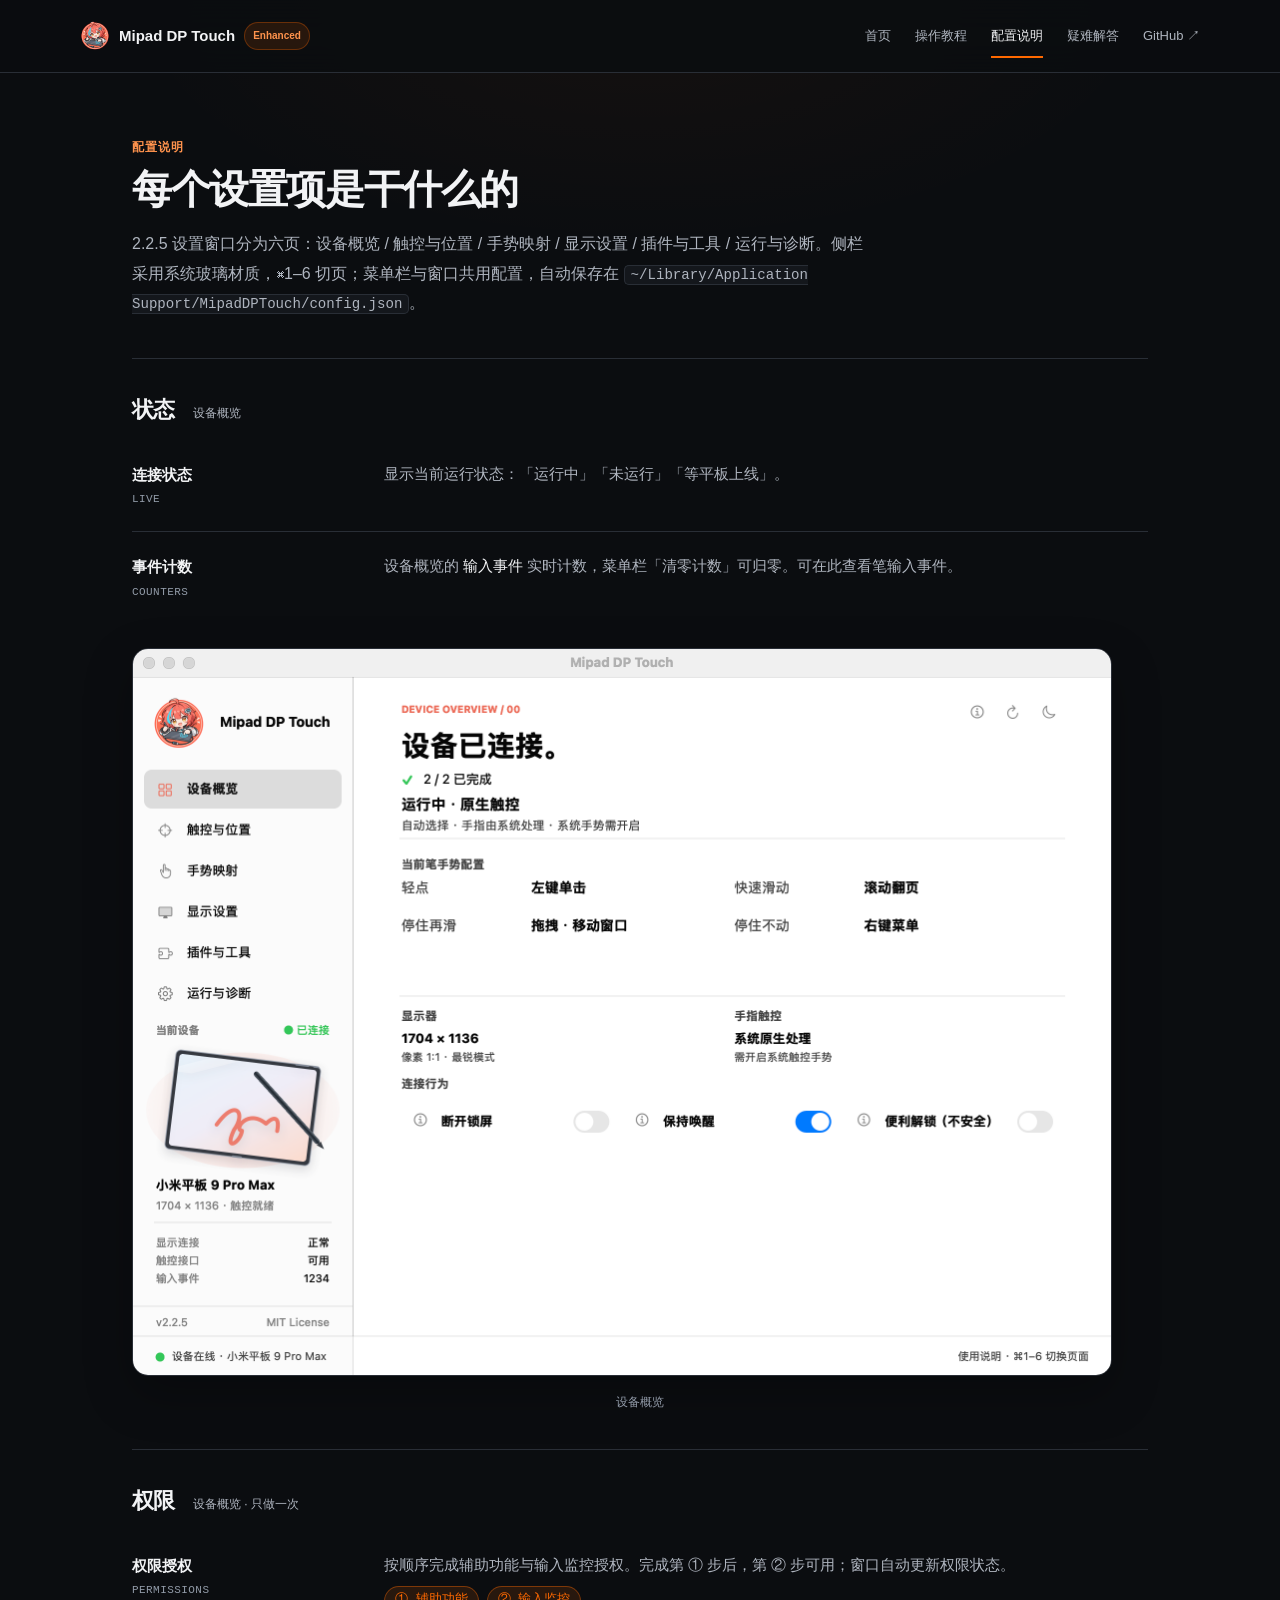
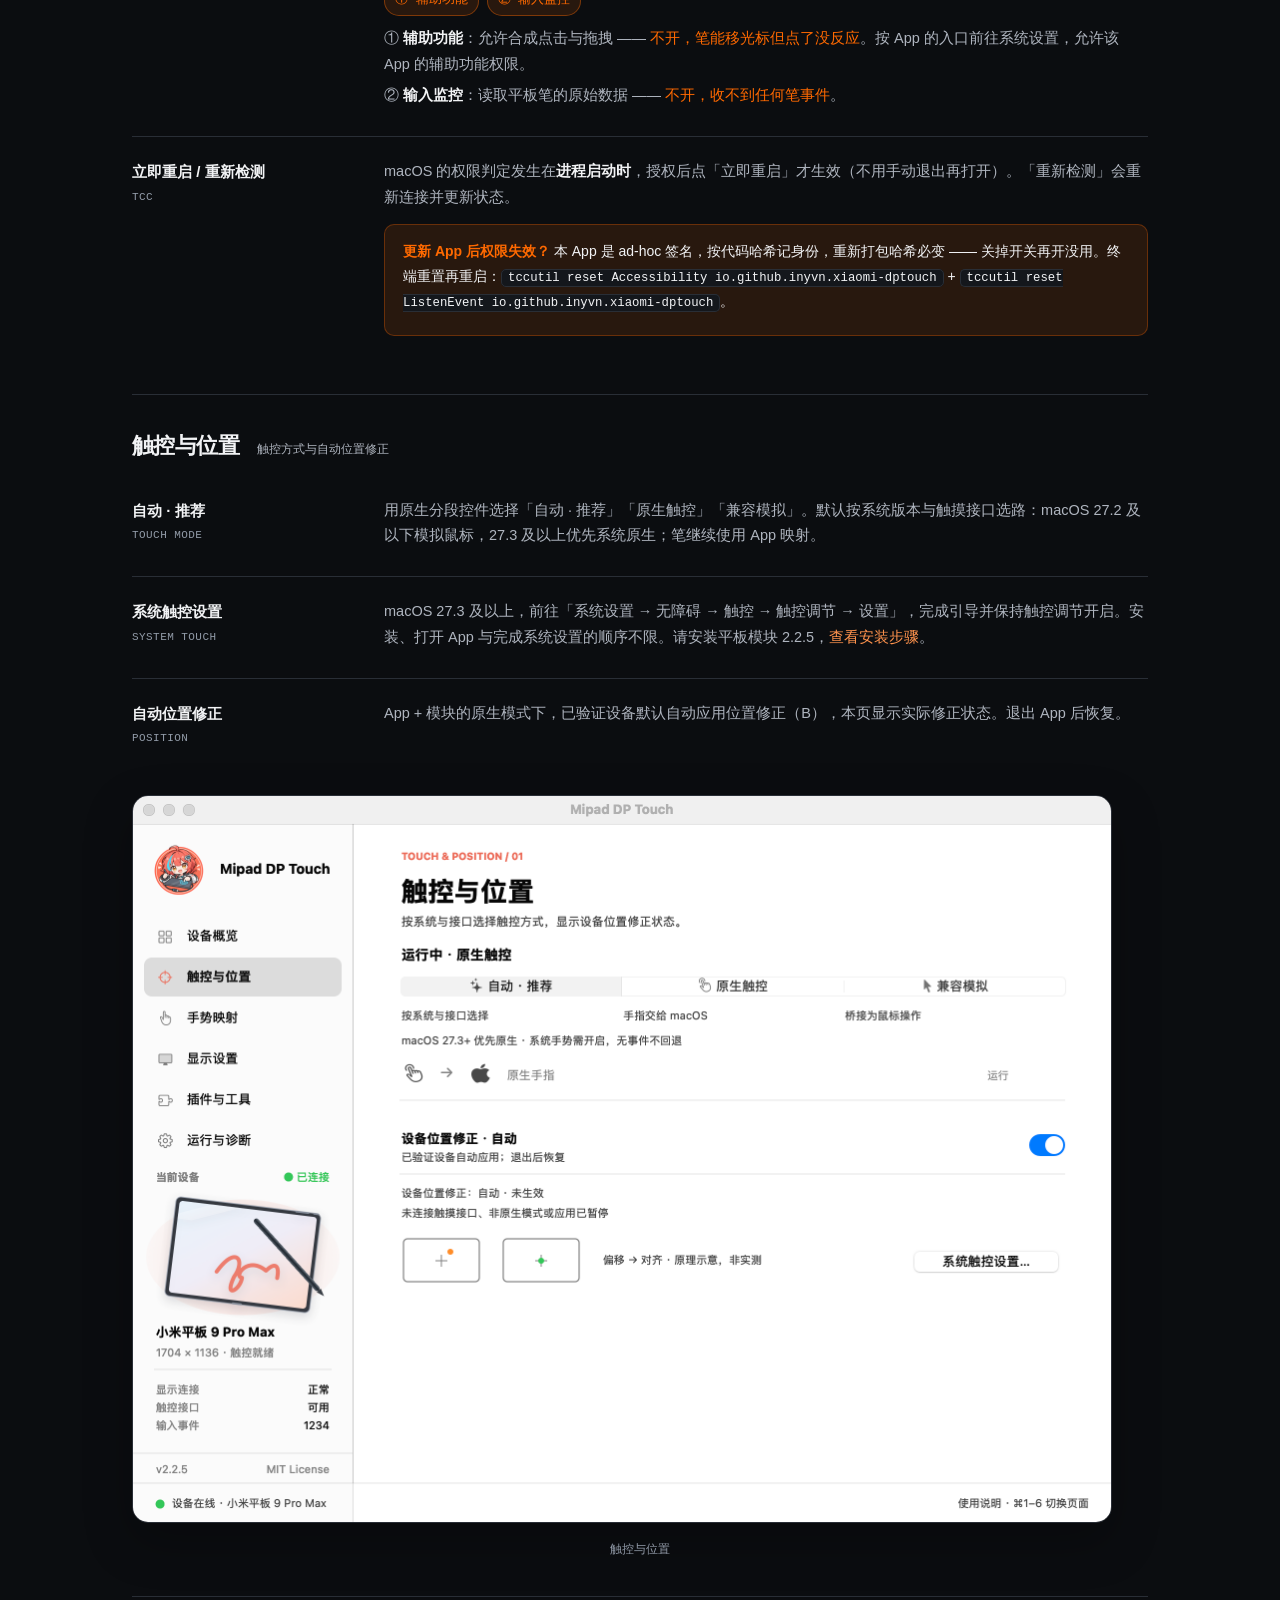
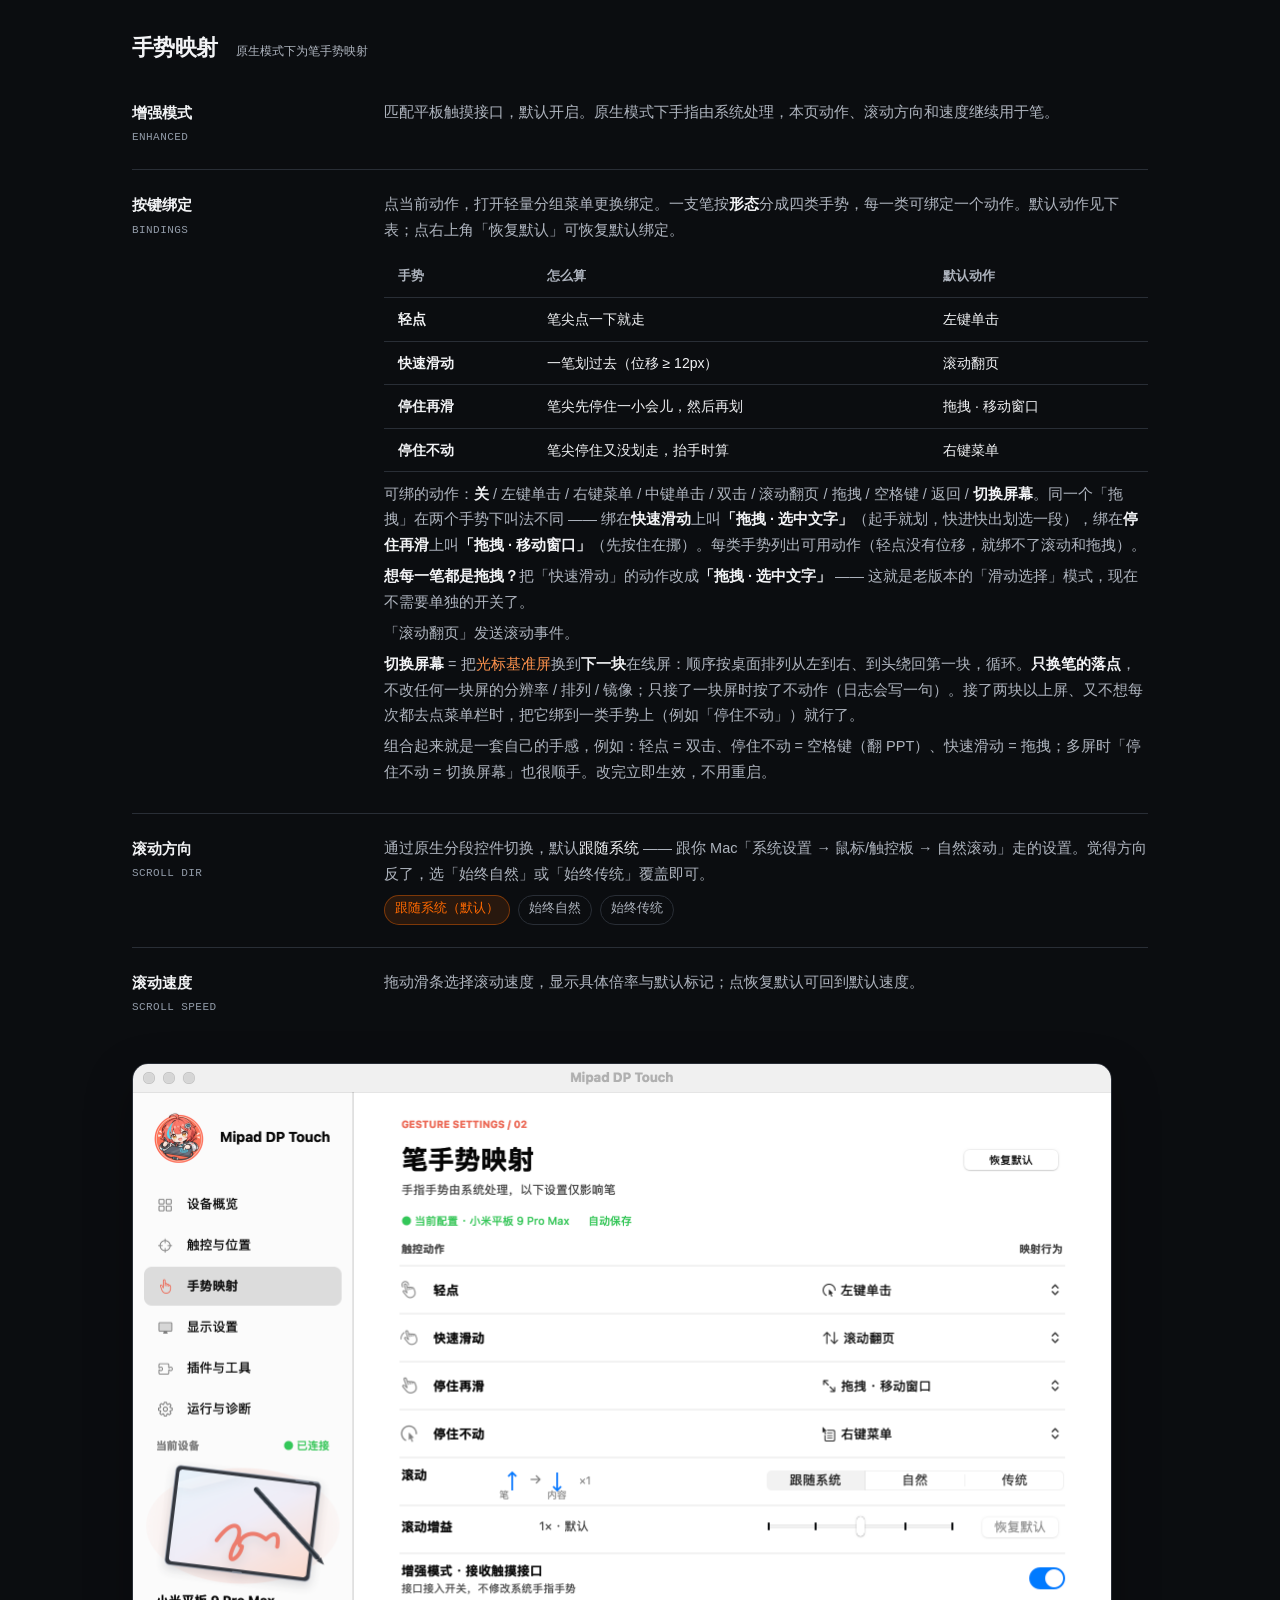
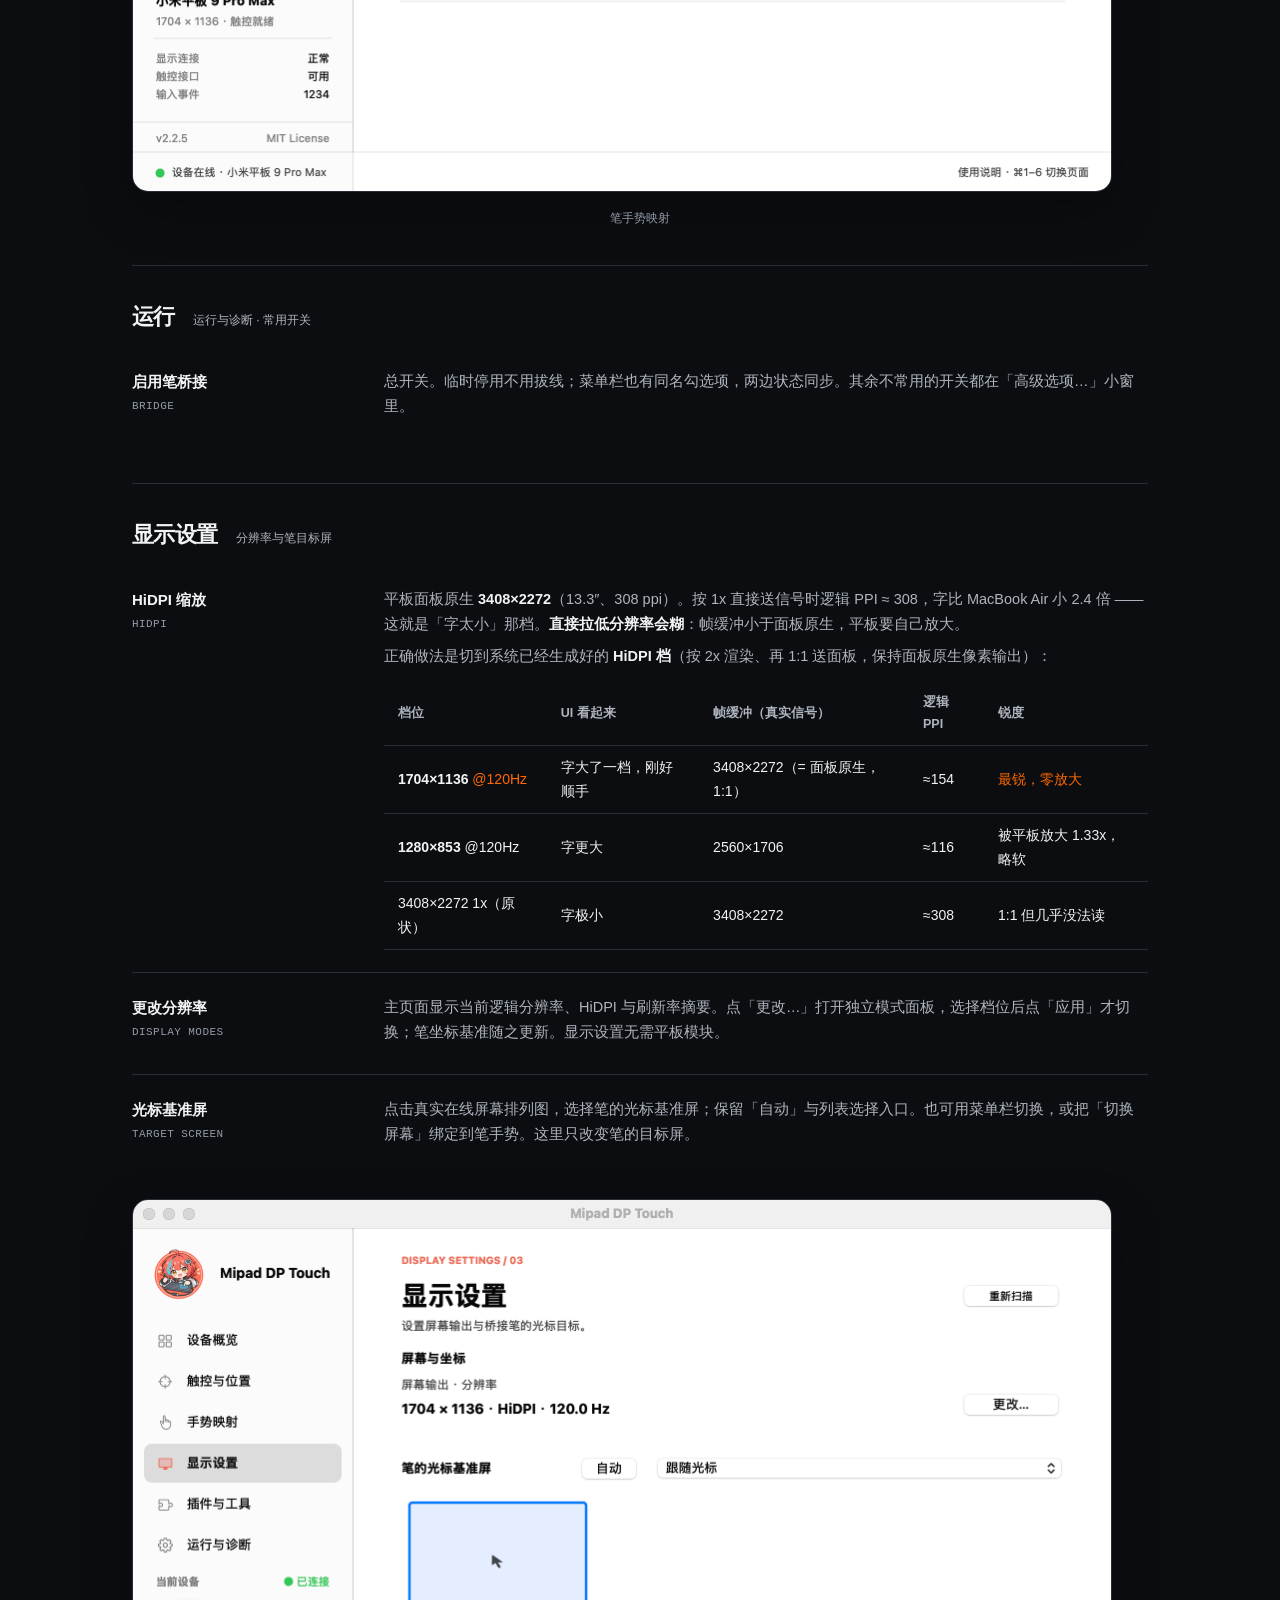
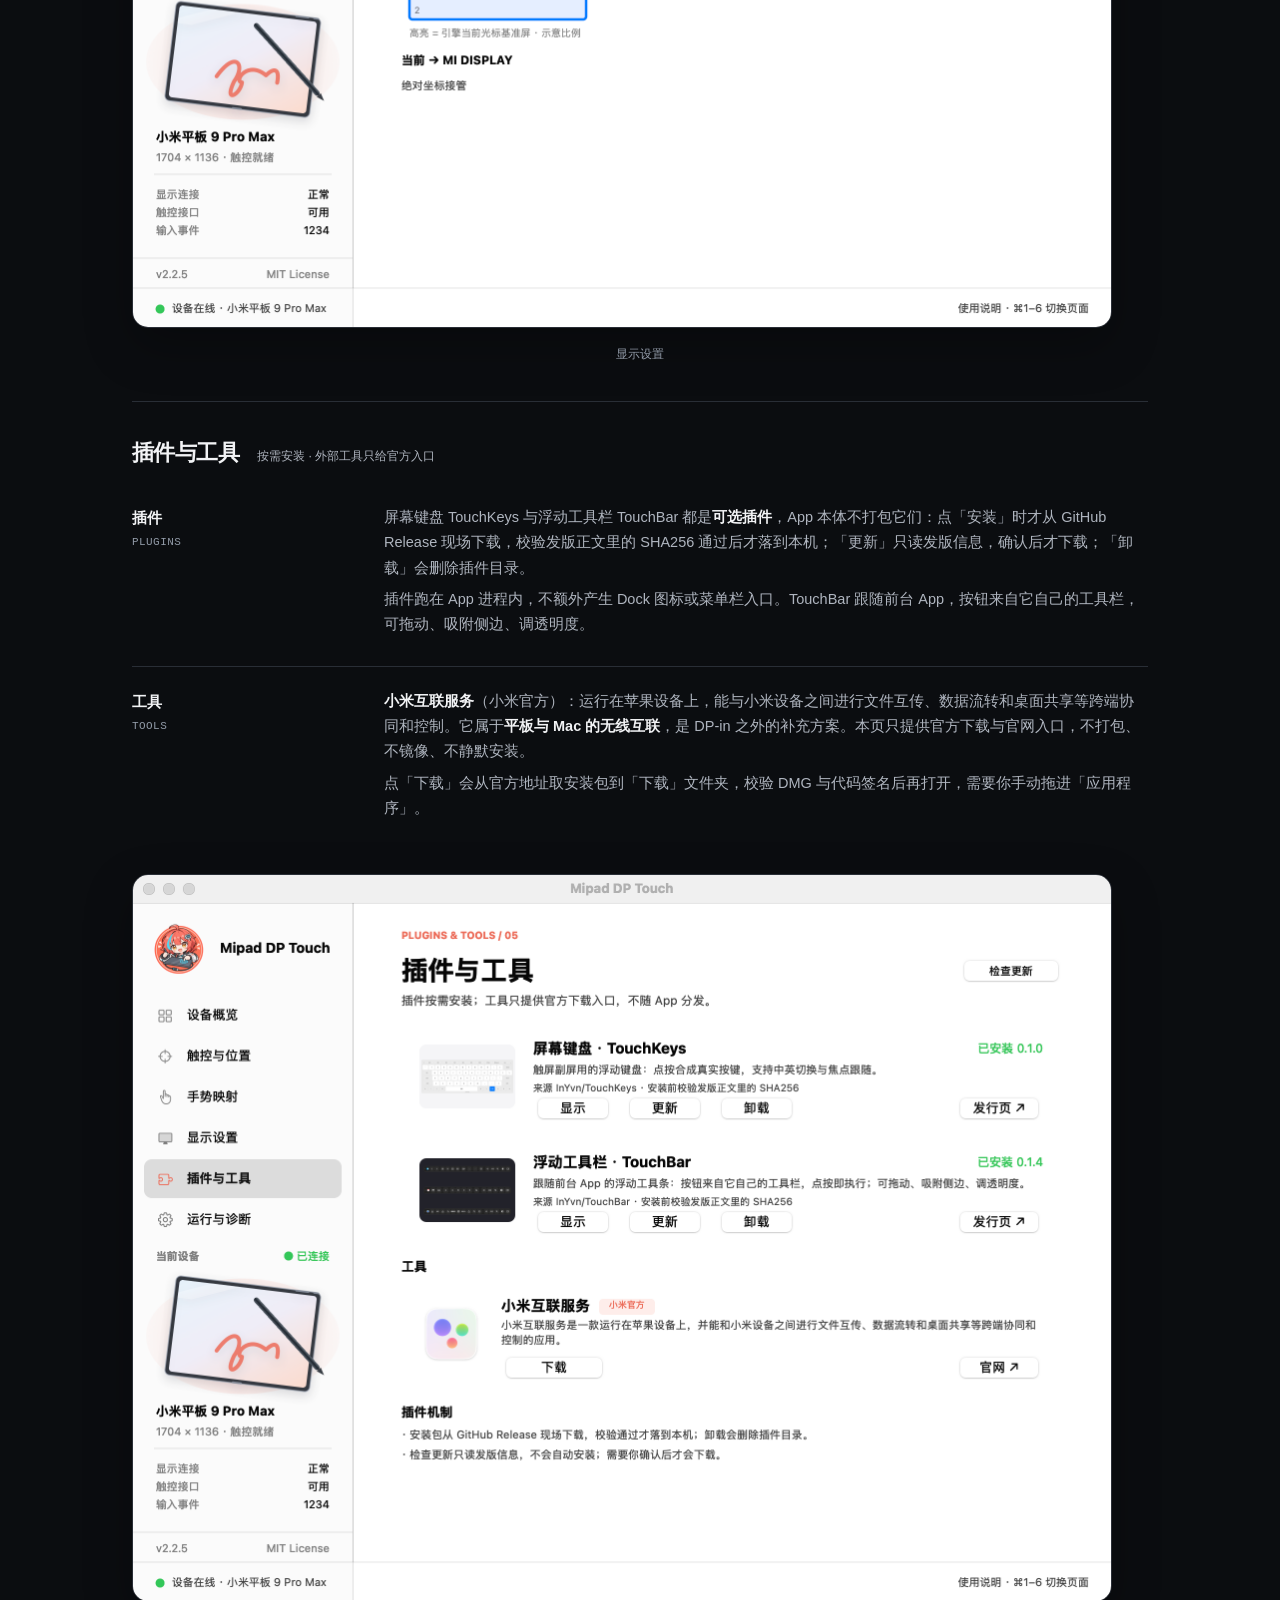
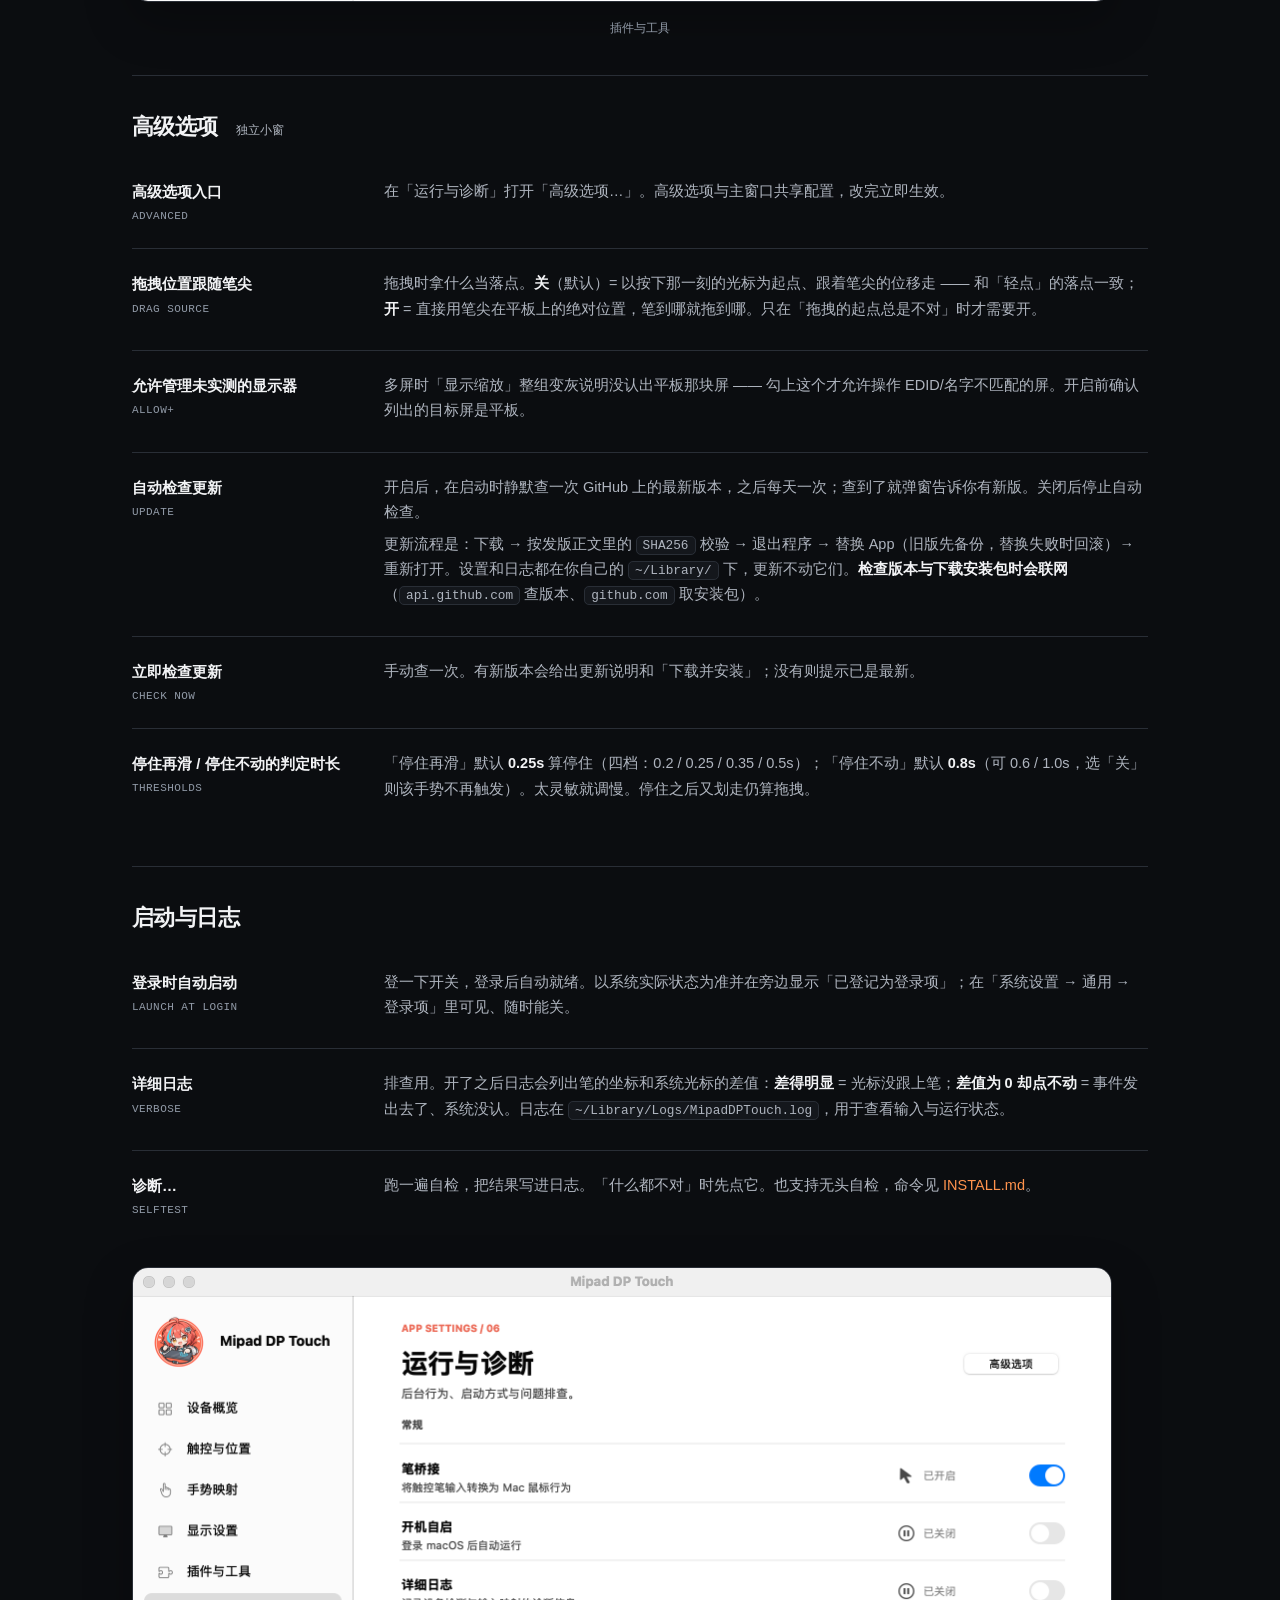
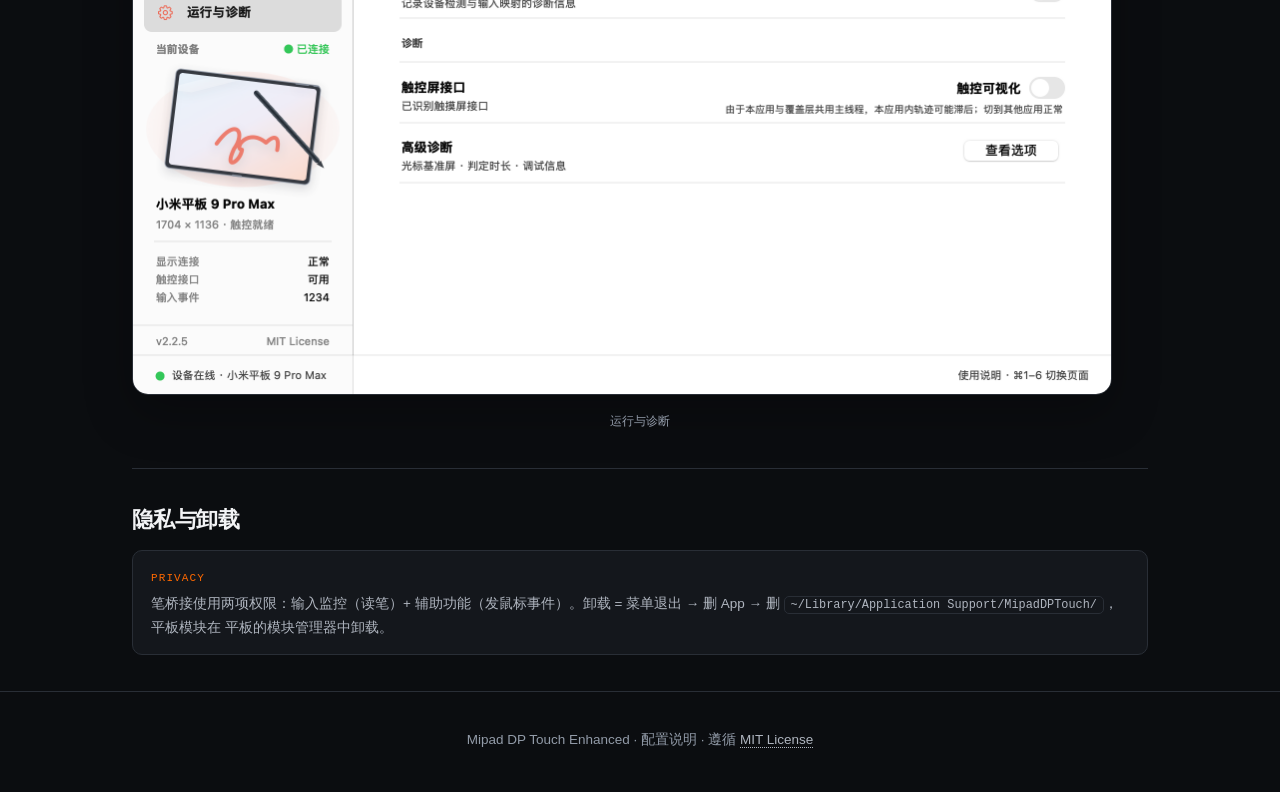
<file: docs/settings.html>
<!DOCTYPE html>
<html lang="zh-CN">
<head>
<meta charset="UTF-8">
<meta name="viewport" content="width=device-width, initial-scale=1.0">
<link rel="icon" href="favicon.ico?v=2.2.5-site1" sizes="any">
<link rel="apple-touch-icon" href="apple-touch-icon.png?v=2.2.5-site1">
<meta name="theme-color" content="#0b0d10">
<title>配置说明 — Mipad DP Touch Enhanced</title>
<meta name="description" content="Mipad DP Touch Enhanced 各配置项的作用：按键绑定（轻点 / 快速滑动 / 停住再滑 / 停住不动）、滚动方向与速度、显示缩放、运行与日志、高级选项。">
<style>
  :root {
    --bg: #0d0f12;
    --bg-raised: #14171c;
    --ink: #e8eaee;
    --muted: #9aa1ad;
    --border: #262b33;
    --accent: #ff6900;
    --accent-soft: rgba(255, 105, 0, .12);
    --good: #4cc38a;
    --mono: "SF Mono", ui-monospace, Menlo, monospace;
    --sans: -apple-system, "PingFang SC", "Segoe UI", "Noto Sans SC", sans-serif;
  }
  * { box-sizing: border-box; margin: 0; padding: 0; }
  html { scroll-behavior: smooth; }
  body { background: var(--bg); color: var(--ink); font-family: var(--sans); line-height: 1.7; font-size: 15.5px; -webkit-font-smoothing: antialiased; }
  a { color: var(--accent); text-decoration: none; }
  a:hover { text-decoration: underline; }
  code { font-family: var(--mono); font-size: .88em; background: var(--bg-raised); border: 1px solid var(--border); border-radius: 5px; padding: 1px 6px; }
  .wrap { max-width: 880px; margin: 0 auto; padding: 0 24px; }

  nav { position: sticky; top: 0; z-index: 10; background: rgba(13,15,18,.85); backdrop-filter: blur(8px); border-bottom: 1px solid var(--border); }
  nav .wrap { display: flex; align-items: center; justify-content: space-between; height: 56px; }
  nav .brand { display: flex; align-items: center; gap: 10px; font-weight: 600; color: var(--ink); }
  nav .brand img { width: 26px; height: 26px; }
  nav .links { display: flex; gap: 20px; font-size: 14px; }
  nav .links a { color: var(--muted); }
  nav .links a:hover { color: var(--ink); text-decoration: none; }
  nav .links a.now { color: var(--accent); }
  @media (max-width: 640px) { nav .links { display: none; } }

  header.page { padding: 52px 0 30px; }
  .kicker { font-family: var(--mono); font-size: 12px; letter-spacing: .12em; text-transform: uppercase; color: var(--accent); margin-bottom: 8px; }
  h1 { font-size: clamp(26px, 5vw, 36px); font-weight: 700; letter-spacing: -.01em; }
  .lead { color: var(--muted); margin-top: 10px; max-width: 680px; }

  section { padding: 34px 0; border-top: 1px solid var(--border); }
  h2 { font-size: 20px; font-weight: 700; margin-bottom: 14px; display: flex; align-items: baseline; gap: 12px; }
  h2 .where { font-family: var(--mono); font-size: 12px; color: var(--muted); font-weight: 400; letter-spacing: .05em; }
  h3 { font-size: 15px; font-weight: 600; margin: 18px 0 6px; color: var(--ink); }
  p, li { color: var(--muted); font-size: 14.5px; }
  p b, li b, .mark { color: var(--ink); }
  p .hi, li .hi { color: var(--accent); }

  .item { display: grid; grid-template-columns: 220px 1fr; gap: 18px; padding: 16px 0; border-top: 1px solid var(--border); }
  .item:first-of-type { border-top: none; }
  @media (max-width: 640px) { .item { grid-template-columns: 1fr; gap: 4px; } }
  .item .name { font-weight: 600; font-size: 15px; }
  .item .name small { display: block; font-family: var(--mono); font-size: 11px; color: #6b7280; font-weight: 400; margin-top: 2px; letter-spacing: .04em; }
  .item .desc { font-size: 14.5px; }
  .item .desc p { margin-bottom: 6px; }
  .item .desc .good { color: var(--good); }

  .why { margin-top: 10px; padding: 14px 18px; border-radius: 10px; border: 1px solid var(--border); background: var(--bg-raised); font-size: 13.5px; }
  .why .tag { display: inline-block; font-family: var(--mono); font-size: 11px; color: var(--accent); margin-bottom: 4px; letter-spacing: .1em; }
  .why p { font-size: 13.5px; }

  .opts { display: flex; flex-wrap: wrap; gap: 8px; margin-top: 8px; }
  .opt { font-size: 12.5px; font-family: var(--mono); padding: 3px 10px; border-radius: 999px; border: 1px solid var(--border); color: var(--muted); }
  .opt.rec { border-color: rgba(255,105,0,.4); color: var(--accent); background: var(--accent-soft); }

  table { width: 100%; border-collapse: collapse; font-size: 14px; margin-top: 14px; }
  th, td { padding: 9px 14px; text-align: left; border-bottom: 1px solid var(--border); }
  th { color: var(--muted); font-size: 12.5px; font-weight: 600; }
  td b { color: var(--ink); }
  td.rec { color: var(--accent); }

  .tip { margin-top: 14px; padding: 14px 18px; border-radius: 10px; border: 1px solid rgba(255,105,0,.3); background: var(--accent-soft); font-size: 14px; }
  .tip b { color: var(--accent); }
  .tip p { color: var(--ink); font-size: 14px; }

  footer { padding: 40px 0 60px; border-top: 1px solid var(--border); text-align: center; font-size: 13.5px; color: #6b7280; }
  footer a { color: var(--muted); border-bottom: 1px dotted var(--muted); }
  section[id] { scroll-margin-top: 120px; }
  code { overflow-wrap: anywhere; }
  .flinks { flex-wrap: wrap; }
  .brand .badge { margin-left: 0; padding: 3px 8px; border-radius: 999px; font-size: 10.5px; background: var(--accent-soft); color: var(--accent); border: 1px solid rgba(255,105,0,.3); white-space: nowrap; }
  nav .links a.now { color: var(--accent); }
  @media (max-width: 900px) {
    nav .wrap { height: auto; min-height: 58px; flex-wrap: wrap; gap: 10px; padding-top: 12px; padding-bottom: 12px; }
    nav .links { display: flex; width: 100%; justify-content: space-between; gap: 10px; font-size: 13px; }
    nav .links a.gh { padding: 0; background: none; border: none; }
  }
  @media (max-width: 480px) { nav .brand { font-size: 14px; gap: 6px; } h2 { flex-wrap: wrap; } }
 .shot { margin: 24px 0 0; } .shot img { display:block; width:100%; border:1px solid var(--border); border-radius:16px; } .shot figcaption { margin-top:10px; text-align:center; color:var(--muted); font-size:13px; } .desc { min-width:0; overflow-x:auto; }
</style>
<link rel="stylesheet" href="site.css?v=site-motion-1">
<script defer src="site.js?v=site-motion-1"></script>
</head>
<body>
<a class="skip-link" href="#main-content">跳到正文</a>

<nav aria-label="主导航">
  <div class="wrap">
    <a class="brand" href="index.html"><img src="logo.png?v=2.2.5-site1" alt="Mipad DP Touch Enhanced logo" width="400" height="400">Mipad DP Touch <span class="badge">Enhanced</span></a>
    <div class="links">
      <a href="index.html">首页</a>
      <a href="tutorial.html">操作教程</a>
      <a class="now" aria-current="page" href="settings.html">配置说明</a>
      <a href="faq.html">疑难解答</a>
      <a class="gh" href="https://github.com/InYvn/mipad-dp-touch">GitHub ↗</a>
    </div>
  </div>
</nav>

<header class="page">
  <div class="wrap">
    <div class="kicker">配置说明</div>
    <h1>每个设置项是干什么的</h1>
    <p class="lead">2.2.5 设置窗口分为六页：设备概览 / 触控与位置 / 手势映射 / 显示设置 / 插件与工具 / 运行与诊断。侧栏采用系统玻璃材质，⌘1–6 切页；菜单栏与窗口共用配置，自动保存在 <code>~/Library/Application Support/MipadDPTouch/config.json</code>。</p>
  </div>
</header>

<main class="wrap" id="main-content">

<section id="status-zone">
  <h2>状态 <span class="where">设备概览</span></h2>
  <div class="item">
    <div class="name">连接状态<small>LIVE</small></div>
    <div class="desc"><p>显示当前运行状态：「运行中」「未运行」「等平板上线」。</p></div>
  </div>
  <div class="item">
    <div class="name">事件计数<small>COUNTERS</small></div>
    <div class="desc"><p>设备概览的 <span class="mark">输入事件</span> 实时计数，菜单栏「清零计数」可归零。可在此查看笔输入事件。</p></div>
  </div>
<figure class="shot"><img loading="lazy" src="assets/settings-overview.png?v=2.2.5-site1" alt="2.2.5 设备概览页" width="1960" height="1456"><figcaption>设备概览</figcaption></figure>
</section>

<section id="permissions">
  <h2>权限 <span class="where">设备概览 · 只做一次</span></h2>
  <div class="item">
    <div class="name">权限授权<small>PERMISSIONS</small></div>
    <div class="desc">
      <p>按顺序完成辅助功能与输入监控授权。完成第 ① 步后，第 ② 步可用；窗口自动更新权限状态。</p>
      <div class="opts"><span class="opt rec">① 辅助功能</span><span class="opt rec">② 输入监控</span></div>
      <p style="margin-top:10px">① <b>辅助功能</b>：允许合成点击与拖拽 —— <span class="hi">不开，笔能移光标但点了没反应</span>。按 App 的入口前往系统设置，允许该 App 的辅助功能权限。</p>
      <p>② <b>输入监控</b>：读取平板笔的原始数据 —— <span class="hi">不开，收不到任何笔事件</span>。</p>
    </div>
  </div>
  <div class="item">
    <div class="name">立即重启 / 重新检测<small>TCC</small></div>
    <div class="desc">
      <p>macOS 的权限判定发生在<b>进程启动时</b>，授权后点「立即重启」才生效（不用手动退出再打开）。「重新检测」会重新连接并更新状态。</p>
      <div class="tip"><p><b>更新 App 后权限失效？</b> 本 App 是 ad-hoc 签名，按代码哈希记身份，重新打包哈希必变 —— 关掉开关再开没用。终端重置再重启：<code>tccutil reset Accessibility io.github.inyvn.xiaomi-dptouch</code> + <code>tccutil reset ListenEvent io.github.inyvn.xiaomi-dptouch</code>。</p></div>
    </div>
  </div>
</section>

<section id="touch"><h2>触控与位置 <span class="where">触控方式与自动位置修正</span></h2>
<div class="item"><div class="name">自动 · 推荐<small>TOUCH MODE</small></div><div class="desc"><p>用原生分段控件选择「自动 · 推荐」「原生触控」「兼容模拟」。默认按系统版本与触摸接口选路：macOS 27.2 及以下模拟鼠标，27.3 及以上优先系统原生；笔继续使用 App 映射。</p></div></div>
<div class="item"><div class="name">系统触控设置<small>SYSTEM TOUCH</small></div><div class="desc"><p>macOS 27.3 及以上，前往「系统设置 → 无障碍 → 触控 → 触控调节 → 设置」，完成引导并保持触控调节开启。安装、打开 App 与完成系统设置的顺序不限。请安装平板模块 2.2.5，<a href="index.html#quickstart">查看安装步骤</a>。</p></div></div>
<div class="item"><div class="name">自动位置修正<small>POSITION</small></div><div class="desc"><p>App + 模块的原生模式下，已验证设备默认自动应用位置修正（B），本页显示实际修正状态。退出 App 后恢复。</p></div></div>
<figure class="shot"><img loading="lazy" src="assets/settings-touch.png?v=2.2.5-site1" alt="2.2.5 触控与位置页" width="1960" height="1456"><figcaption>触控与位置</figcaption></figure></section>

<section id="pen-input">
  <h2>手势映射 <span class="where">原生模式下为笔手势映射</span></h2>
  <div class="item">
    <div class="name">增强模式<small>ENHANCED</small></div>
    <div class="desc"><p>匹配平板触摸接口，默认开启。原生模式下手指由系统处理，本页动作、滚动方向和速度继续用于笔。</p></div>
  </div>
  <div class="item">
    <div class="name">按键绑定<small>BINDINGS</small></div>
    <div class="desc">
      <p>点当前动作，打开轻量分组菜单更换绑定。一支笔按<b>形态</b>分成四类手势，每一类可绑定一个动作。默认动作见下表；点右上角「恢复默认」可恢复默认绑定。</p>
      <table>
        <tr><th>手势</th><th>怎么算</th><th>默认动作</th></tr>
        <tr><td class="rec"><b>轻点</b></td><td>笔尖点一下就走</td><td>左键单击</td></tr>
        <tr><td><b>快速滑动</b></td><td>一笔划过去（位移 ≥ 12px）</td><td>滚动翻页</td></tr>
        <tr><td><b>停住再滑</b></td><td>笔尖先停住一小会儿，然后再划</td><td>拖拽 · 移动窗口</td></tr>
        <tr><td><b>停住不动</b></td><td>笔尖停住又没划走，抬手时算</td><td>右键菜单</td></tr>
      </table>
      <p style="margin-top:10px">可绑的动作：<b>关</b> / 左键单击 / 右键菜单 / 中键单击 / 双击 / 滚动翻页 / 拖拽 / 空格键 / 返回 / <b>切换屏幕</b>。同一个「拖拽」在两个手势下叫法不同 —— 绑在<b>快速滑动</b>上叫<b>「拖拽 · 选中文字」</b>（起手就划，快进快出划选一段），绑在<b>停住再滑</b>上叫<b>「拖拽 · 移动窗口」</b>（先按住在挪）。每类手势列出可用动作（轻点没有位移，就绑不了滚动和拖拽）。</p>
      <p><b>想每一笔都是拖拽？</b>把「快速滑动」的动作改成<b>「拖拽 · 选中文字」</b> —— 这就是老版本的「滑动选择」模式，现在不需要单独的开关了。</p>
      <p>「滚动翻页」发送滚动事件。</p>
      <p><b>切换屏幕</b> = 把<a href="#display">光标基准屏</a>换到<b>下一块</b>在线屏：顺序按桌面排列从左到右、到头绕回第一块，循环。<b>只换笔的落点</b>，不改任何一块屏的分辨率 / 排列 / 镜像；只接了一块屏时按了不动作（日志会写一句）。接了两块以上屏、又不想每次都去点菜单栏时，把它绑到一类手势上（例如「停住不动」）就行了。</p>
      <p>组合起来就是一套自己的手感，例如：轻点 = 双击、停住不动 = 空格键（翻 PPT）、快速滑动 = 拖拽；多屏时「停住不动 = 切换屏幕」也很顺手。改完立即生效，不用重启。</p>
    </div>
  </div>
  <div class="item">
    <div class="name">滚动方向<small>SCROLL DIR</small></div>
    <div class="desc">
      <p>通过原生分段控件切换，默认<span class="mark">跟随系统</span> —— 跟你 Mac「系统设置 → 鼠标/触控板 → 自然滚动」走的设置。觉得方向反了，选「始终自然」或「始终传统」覆盖即可。</p>
      <div class="opts"><span class="opt rec">跟随系统（默认）</span><span class="opt">始终自然</span><span class="opt">始终传统</span></div>
    </div>
  </div>
  <div class="item">
    <div class="name">滚动速度<small>SCROLL SPEED</small></div>
    <div class="desc"><p>拖动滑条选择滚动速度，显示具体倍率与默认标记；点恢复默认可回到默认速度。</p></div>
  </div>
<figure class="shot"><img loading="lazy" src="assets/settings-gestures.png?v=2.2.5-site1" alt="2.2.5 笔手势映射页" width="1960" height="1456"><figcaption>笔手势映射</figcaption></figure>
</section>

<section id="bridge">
  <h2>运行 <span class="where">运行与诊断 · 常用开关</span></h2>
  <div class="item">
    <div class="name">启用笔桥接<small>BRIDGE</small></div>
    <div class="desc"><p>总开关。临时停用不用拔线；菜单栏也有同名勾选项，两边状态同步。其余不常用的开关都在「高级选项…」小窗里。</p></div>
  </div>
</section>

<section id="display">
  <h2>显示设置 <span class="where">分辨率与笔目标屏</span></h2>
  <div class="item">
    <div class="name">HiDPI 缩放<small>HIDPI</small></div>
    <div class="desc">
      <p>平板面板原生 <b>3408×2272</b>（13.3″、308 ppi）。按 1x 直接送信号时逻辑 PPI ≈ 308，字比 MacBook Air 小 2.4 倍 —— 这就是「字太小」那档。<b>直接拉低分辨率会糊</b>：帧缓冲小于面板原生，平板要自己放大。</p>
      <p>正确做法是切到系统已经生成好的 <b>HiDPI 档</b>（按 2x 渲染、再 1:1 送面板，保持面板原生像素输出）：</p>
      <table>
        <tr><th>档位</th><th>UI 看起来</th><th>帧缓冲（真实信号）</th><th>逻辑 PPI</th><th>锐度</th></tr>
        <tr><td class="rec"><b>1704×1136</b> @120Hz</td><td>字大了一档，刚好顺手</td><td>3408×2272（= 面板原生，1:1）</td><td>≈154</td><td class="rec">最锐，零放大</td></tr>
        <tr><td><b>1280×853</b> @120Hz</td><td>字更大</td><td>2560×1706</td><td>≈116</td><td>被平板放大 1.33x，略软</td></tr>
        <tr><td>3408×2272 1x（原状）</td><td>字极小</td><td>3408×2272</td><td>≈308</td><td>1:1 但几乎没法读</td></tr>
      </table>
    </div>
  </div>

  <div class="item">
    <div class="name">更改分辨率<small>DISPLAY MODES</small></div>
    <div class="desc"><p>主页面显示当前逻辑分辨率、HiDPI 与刷新率摘要。点「更改…」打开独立模式面板，选择档位后点「应用」才切换；笔坐标基准随之更新。显示设置无需平板模块。</p></div>
  </div>  <div class="item">
    <div class="name">光标基准屏<small>TARGET SCREEN</small></div>
    <div class="desc"><p>点击真实在线屏幕排列图，选择笔的光标基准屏；保留「自动」与列表选择入口。也可用菜单栏切换，或把「切换屏幕」绑定到笔手势。这里只改变笔的目标屏。</p></div>
  </div>
<figure class="shot"><img loading="lazy" src="assets/settings-display.png?v=2.2.5-site1" alt="2.2.5 显示设置页" width="1960" height="1456"><figcaption>显示设置</figcaption></figure>
</section>

<section id="plugins">
  <h2>插件与工具 <span class="where">按需安装 · 外部工具只给官方入口</span></h2>
  <div class="item">
    <div class="name">插件<small>PLUGINS</small></div>
    <div class="desc">
      <p>屏幕键盘 TouchKeys 与浮动工具栏 TouchBar 都是<b>可选插件</b>，App 本体不打包它们：点「安装」时才从 GitHub Release 现场下载，校验发版正文里的 SHA256 通过后才落到本机；「更新」只读发版信息，确认后才下载；「卸载」会删除插件目录。</p>
      <p>插件跑在 App 进程内，不额外产生 Dock 图标或菜单栏入口。TouchBar 跟随前台 App，按钮来自它自己的工具栏，可拖动、吸附侧边、调透明度。</p>
    </div>
  </div>
  <div class="item">
    <div class="name">工具<small>TOOLS</small></div>
    <div class="desc">
      <p><b>小米互联服务</b>（小米官方）：运行在苹果设备上，能与小米设备之间进行文件互传、数据流转和桌面共享等跨端协同和控制。它属于<b>平板与 Mac 的无线互联</b>，是 DP-in 之外的补充方案。本页只提供官方下载与官网入口，不打包、不镜像、不静默安装。</p>
      <p>点「下载」会从官方地址取安装包到「下载」文件夹，校验 DMG 与代码签名后再打开，需要你手动拖进「应用程序」。</p>
    </div>
  </div>
  <figure class="shot"><img loading="lazy" src="assets/settings-plugins.png?v=2.2.5-site1" alt="2.2.5 插件与工具页" width="1960" height="1456"><figcaption>插件与工具</figcaption></figure>
</section>

<section id="advanced">
  <h2>高级选项 <span class="where">独立小窗</span></h2>
  <div class="item">
    <div class="name">高级选项入口<small>ADVANCED</small></div>
    <div class="desc"><p>在「运行与诊断」打开「高级选项…」。高级选项与主窗口共享配置，改完立即生效。</p></div>
  </div>

  <div class="item">
    <div class="name">拖拽位置跟随笔尖<small>DRAG SOURCE</small></div>
    <div class="desc"><p>拖拽时拿什么当落点。<b>关</b>（默认）= 以按下那一刻的光标为起点、跟着笔尖的位移走 —— 和「轻点」的落点一致；<b>开</b> = 直接用笔尖在平板上的绝对位置，笔到哪就拖到哪。只在「拖拽的起点总是不对」时才需要开。</p></div>
  </div>

  <div class="item">
    <div class="name">允许管理未实测的显示器<small>ALLOW+</small></div>
    <div class="desc"><p>多屏时「显示缩放」整组变灰说明没认出平板那块屏 —— 勾上这个才允许操作 EDID/名字不匹配的屏。开启前确认列出的目标屏是平板。</p></div>
  </div>
  <div class="item">
    <div class="name">自动检查更新<small>UPDATE</small></div>
    <div class="desc"><p>开启后，在启动时静默查一次 GitHub 上的最新版本，之后每天一次；查到了就弹窗告诉你有新版。关闭后停止自动检查。</p><p>更新流程是：下载 → 按发版正文里的 <code>SHA256</code> 校验 → 退出程序 → 替换 App（旧版先备份，替换失败时回滚）→ 重新打开。设置和日志都在你自己的 <code>~/Library/</code> 下，更新不动它们。<b>检查版本与下载安装包时会联网</b>（<code>api.github.com</code> 查版本、<code>github.com</code> 取安装包）。</p></div>
  </div>
  <div class="item">
    <div class="name">立即检查更新<small>CHECK NOW</small></div>
    <div class="desc"><p>手动查一次。有新版本会给出更新说明和「下载并安装」；没有则提示已是最新。</p></div>
  </div>
  <div class="item">
    <div class="name">停住再滑 / 停住不动的判定时长<small>THRESHOLDS</small></div>
    <div class="desc">
      <p>「停住再滑」默认 <b>0.25s</b> 算停住（四档：0.2 / 0.25 / 0.35 / 0.5s）；「停住不动」默认 <b>0.8s</b>（可 0.6 / 1.0s，选「关」则该手势不再触发）。太灵敏就调慢。停住之后又划走仍算拖拽。</p>
    </div>
  </div>
</section>

<section id="startup">
  <h2>启动与日志</h2>
  <div class="item">
    <div class="name">登录时自动启动<small>LAUNCH AT LOGIN</small></div>
    <div class="desc"><p>登一下开关，登录后自动就绪。以系统实际状态为准并在旁边显示「已登记为登录项」；在「系统设置 → 通用 → 登录项」里可见、随时能关。</p></div>
  </div>
  <div class="item">
    <div class="name">详细日志<small>VERBOSE</small></div>
    <div class="desc"><p>排查用。开了之后日志会列出笔的坐标和系统光标的差值：<b>差得明显</b> = 光标没跟上笔；<b>差值为 0 却点不动</b> = 事件发出去了、系统没认。日志在 <code>~/Library/Logs/MipadDPTouch.log</code>，用于查看输入与运行状态。</p></div>
  </div>
  <div class="item">
    <div class="name">诊断…<small>SELFTEST</small></div>
    <div class="desc"><p>跑一遍自检，把结果写进日志。「什么都不对」时先点它。也支持无头自检，命令见 <a href="https://github.com/InYvn/mipad-dp-touch/blob/main/INSTALL.md">INSTALL.md</a>。</p></div>
  </div>
<figure class="shot"><img loading="lazy" src="assets/settings-runtime.png?v=2.2.5-site1" alt="2.2.5 运行与诊断页" width="1960" height="1456"><figcaption>运行与诊断</figcaption></figure>
</section>

<section>
  <h2>隐私与卸载</h2>
  <div class="why">
    <span class="tag">PRIVACY</span>
    <p>笔桥接使用两项权限：输入监控（读笔）+ 辅助功能（发鼠标事件）。卸载 = 菜单退出 → 删 App → 删 <code>~/Library/Application Support/MipadDPTouch/</code>，平板模块在 平板的模块管理器中卸载。</p>
  </div>
</section>

</main>

<footer>
  <div>Mipad DP Touch Enhanced · 配置说明 · 遵循 <a href="https://github.com/InYvn/mipad-dp-touch/blob/main/LICENSE">MIT License</a></div>
</footer>

</body>
</html>
</file>
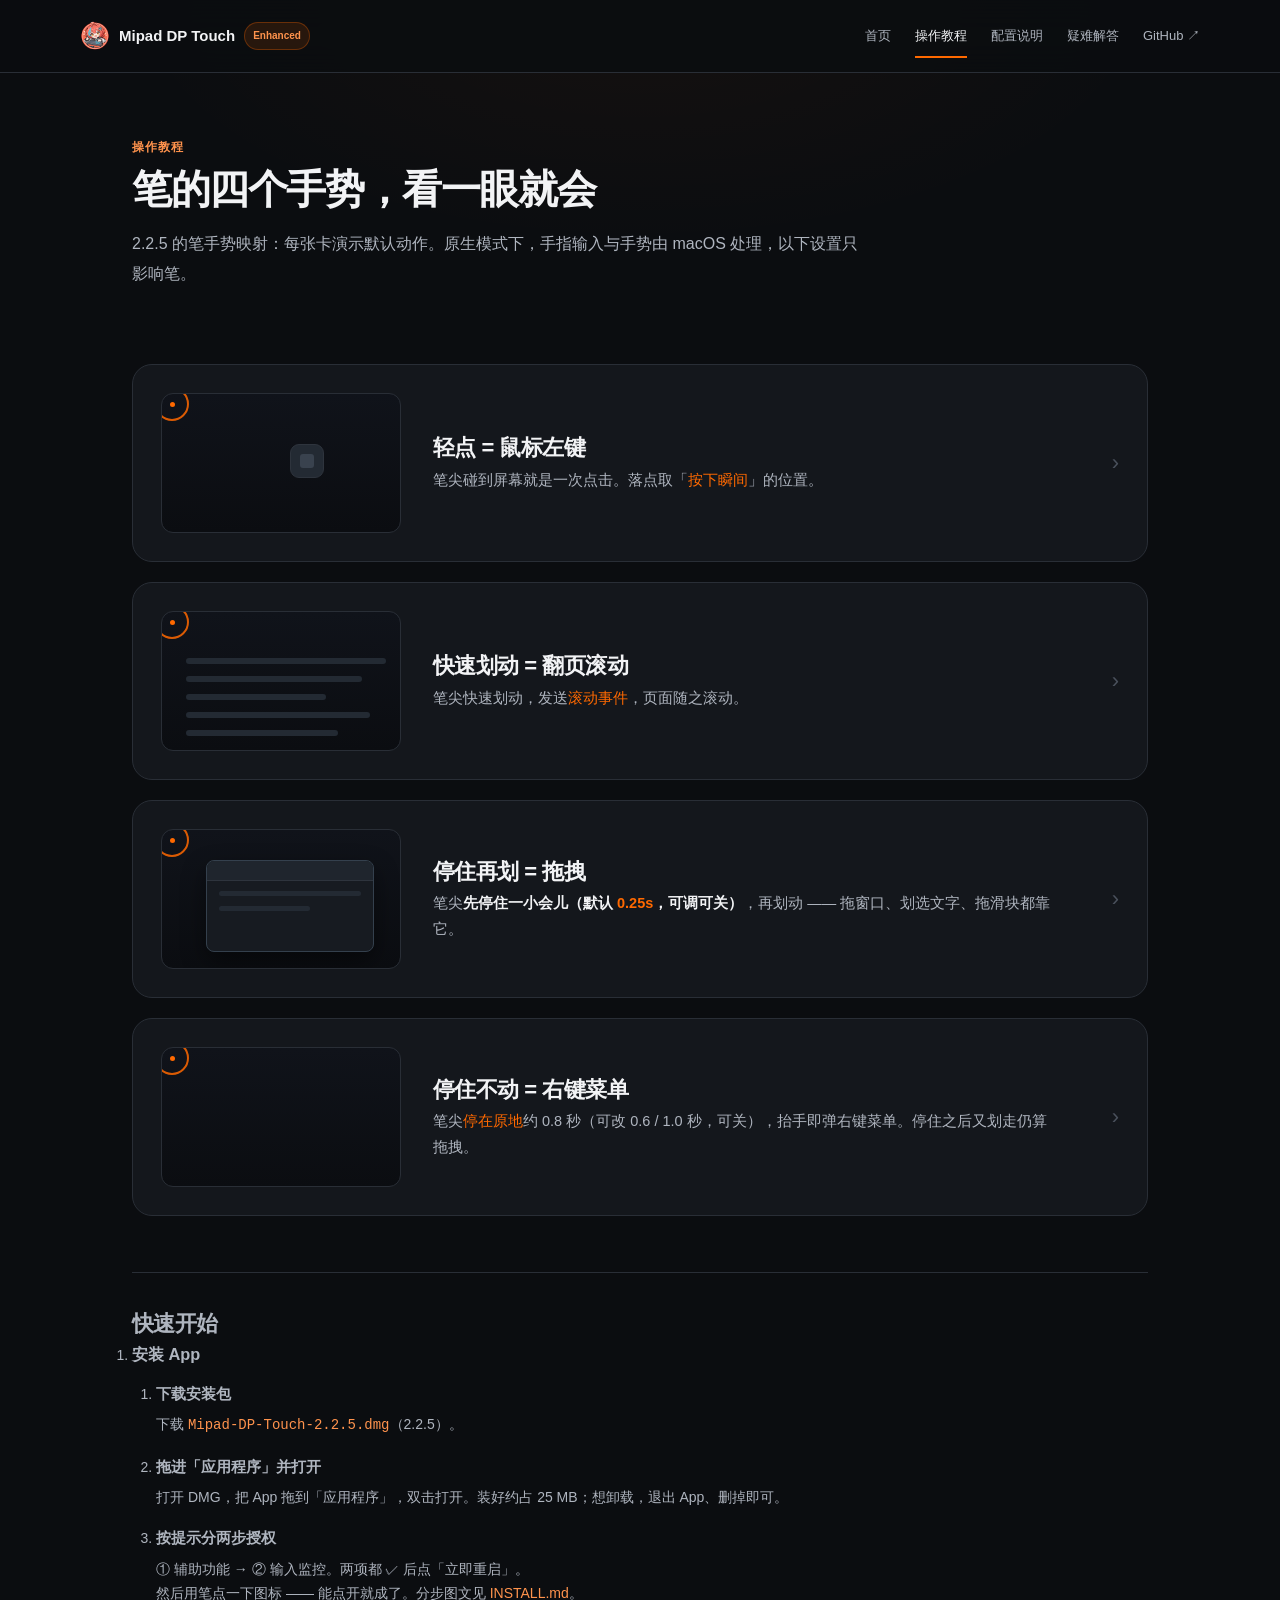
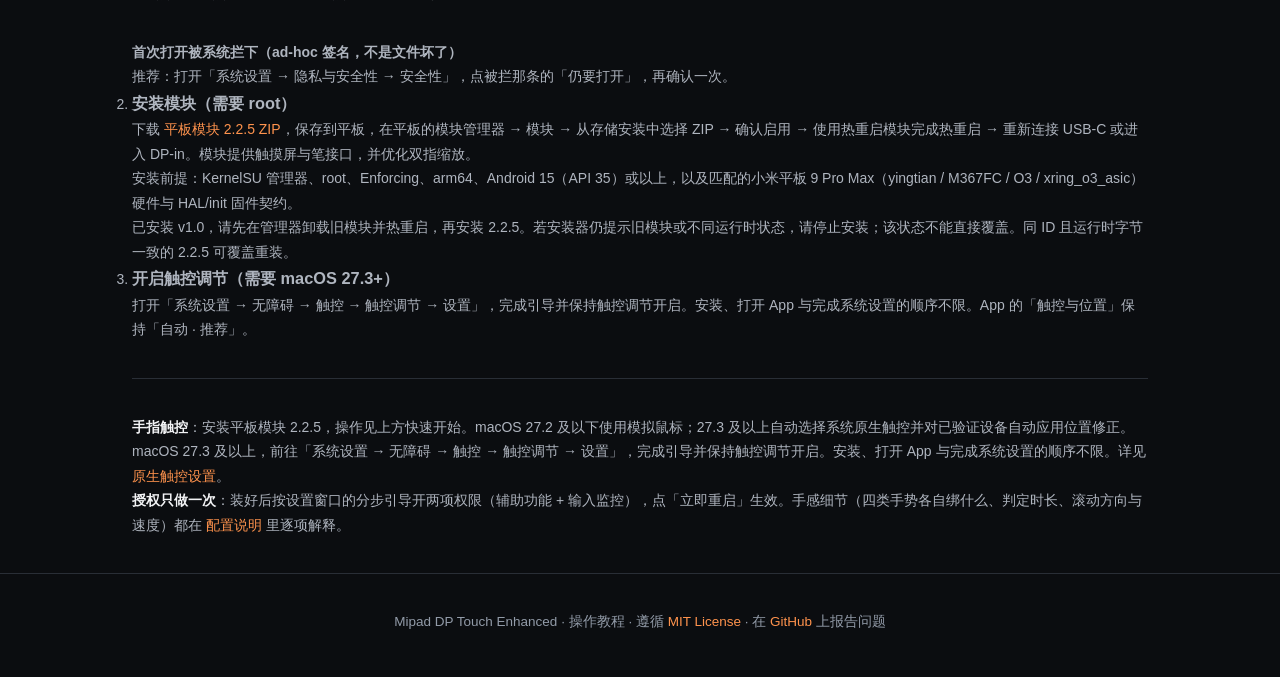
<file: docs/tutorial.html>
<!DOCTYPE html>
<html lang="zh-CN">
<head>
<meta charset="UTF-8">
<meta name="viewport" content="width=device-width, initial-scale=1.0">
<link rel="icon" href="favicon.ico?v=2.2.5-site1" sizes="any">
<link rel="apple-touch-icon" href="apple-touch-icon.png?v=2.2.5-site1">
<meta name="theme-color" content="#0b0d10">
<title>操作教程 — Mipad DP Touch Enhanced</title>
<meta name="description" content="Mipad DP Touch Enhanced 操作教程：笔的四个手势（轻点、快速划动翻页、停住再划拖拽、停住不动右键）动画演示。">
<style>
  :root {
    --bg: #0d0f12;
    --bg-raised: #14171c;
    --ink: #e8eaee;
    --muted: #9aa1ad;
    --border: #262b33;
    --accent: #ff6900;
    --accent-soft: rgba(255, 105, 0, .12);
    --mono: "SF Mono", ui-monospace, Menlo, monospace;
    --sans: -apple-system, "PingFang SC", "Segoe UI", "Noto Sans SC", sans-serif;
  }
  * { box-sizing: border-box; margin: 0; padding: 0; }
  html { scroll-behavior: smooth; }
  body { background: var(--bg); color: var(--ink); font-family: var(--sans); line-height: 1.7; font-size: 15.5px; -webkit-font-smoothing: antialiased; }
  a { color: var(--accent); text-decoration: none; }
  a:hover { text-decoration: underline; }
  .wrap { max-width: 880px; margin: 0 auto; padding: 0 24px; }

  nav { position: sticky; top: 0; z-index: 10; background: rgba(13,15,18,.85); backdrop-filter: blur(8px); border-bottom: 1px solid var(--border); }
  nav .wrap { display: flex; align-items: center; justify-content: space-between; height: 56px; }
  nav .brand { display: flex; align-items: center; gap: 10px; font-weight: 600; color: var(--ink); text-decoration: none; }
  nav .brand img { width: 26px; height: 26px; }
  nav .links { display: flex; gap: 22px; font-size: 14px; }
  nav .links a { color: var(--muted); text-decoration: none; transition: color .15s; }
  nav .links a:hover { color: var(--ink); }
  nav .links a.now { color: var(--accent); }
  @media (max-width: 640px) { nav .links { display: none; } }

  header.page { padding: 52px 0 26px; }
  .kicker { font-family: var(--mono); font-size: 12px; letter-spacing: .12em; text-transform: uppercase; color: var(--accent); margin-bottom: 8px; }
  h1 { font-size: clamp(26px, 5vw, 36px); font-weight: 700; letter-spacing: -.01em; }
  .lead { color: var(--muted); margin-top: 10px; max-width: 680px; }

  section { padding: 30px 0; }
  .tut {
    display: grid; grid-template-columns: 240px 1fr 28px; align-items: center; gap: 26px;
    padding: 26px; border-radius: 16px; border: 1px solid var(--border);
    background: var(--bg-raised); margin-bottom: 18px; text-decoration: none;
    transition: border-color .15s, transform .15s;
  }
  .tut:hover { border-color: rgba(255,105,0,.4); transform: translateY(-1px); }
  .tut:hover .chev { color: var(--accent); }
  @media (max-width: 680px) { .tut { grid-template-columns: 1fr; } .chev { display: none; } }
  .tut .chev { color: #4a515c; font-size: 22px; justify-self: end; transition: color .15s; }
  .tut h2 { font-size: 19px; font-weight: 700; margin-bottom: 4px; color: var(--ink); }
  .tut .desc { color: var(--muted); font-size: 14.5px; }
  .tut .desc .hi { color: var(--accent); }

  /* --- demo stage --- */
  .stage {
    position: relative; height: 140px; border-radius: 12px;
    border: 1px solid var(--border); overflow: hidden;
    background: linear-gradient(180deg, #10131a 0%, #0b0d11 100%);
  }
  .stage .caption {
    position: absolute; left: 0; right: 0; bottom: 0; z-index: 6;
    padding: 5px 0; text-align: center; font-size: 12.5px; font-weight: 600;
    color: var(--accent); background: rgba(13,15,18,.8); border-top: 1px solid rgba(255,105,0,.25);
    opacity: 0;
  }
  .pen {
    position: absolute; width: 20px; height: 20px; z-index: 5;
    will-change: transform, opacity;
  }
  .pen::before {
    content: ""; position: absolute; inset: -7px; border-radius: 50%;
    border: 2px solid var(--accent); opacity: .85;
  }
  .pen::after {
    content: ""; position: absolute; left: 50%; top: 50%; width: 5px; height: 5px;
    margin: -2.5px; border-radius: 50%; background: var(--accent);
  }

  /* ===== 1. tap: click an icon, it opens ===== */
  .appicon {
    position: absolute; left: 128px; top: 50px; width: 34px; height: 34px; border-radius: 9px;
    background: #232a33; border: 1px solid #2e343d; z-index: 1;
  }
  .appicon::after {
    content: ""; position: absolute; inset: 9px; border-radius: 3px; background: #39424e;
  }
  .appwindow {
    position: absolute; left: 88px; top: 24px; width: 112px; height: 86px;
    background: #171b21; border: 1px solid var(--accent); border-radius: 10px; z-index: 2;
    opacity: 0; transform: scale(.85);
  }
  .appwindow .bar { height: 18px; background: #1f252d; border-bottom: 1px solid #2e343d; border-radius: 9px 9px 0 0; }
  .appwindow s { display: block; height: 5px; border-radius: 3px; background: #262d36; margin: 9px 12px 0; text-decoration: none; }
  #s1.x .appicon { animation: iconTap 6s infinite; }
  #s1.x .appwindow { animation: awOpen 6s infinite; }
  #s1.x .pen { animation: tapPen 6s infinite; }
  #s1.x .caption { animation: capShow 6s infinite; }
  @keyframes tapPen {
    0% { transform: translate(145px, -14px); opacity: 0; }
    8% { transform: translate(145px, 66px); opacity: 1; }
    14% { transform: translate(145px, 66px); }
    19% { transform: translate(145px, 56px); }
    24% { transform: translate(145px, 66px); }
    80% { transform: translate(145px, 66px); opacity: 1; }
    92%, 100% { transform: translate(145px, 66px); opacity: 0; }
  }
  @keyframes iconTap {
    0%, 22%, 90%, 100% { background: #232a33; border-color: #2e343d; transform: scale(1); }
    25%, 78% { background: var(--accent); border-color: var(--accent); transform: scale(.9); }
  }
  @keyframes awOpen {
    0%, 30% { opacity: 0; transform: scale(.85); }
    36%, 68% { opacity: 1; transform: scale(1); }
    82%, 100% { opacity: 0; transform: scale(.95); }
  }
  @keyframes capShow {
    0%, 22%, 90%, 100% { opacity: 0; }
    24%, 78% { opacity: 1; }
  }

  /* ===== 2. swipe: the page itself scrolls ===== */
  .pagebubble {
    position: absolute; left: 24px; top: 46px; width: 200px; height: 148px; z-index: 1;
  }
  .pagebubble s { display: block; height: 6px; border-radius: 3px; background: #232a33; margin: 0 0 12px; text-decoration: none; }
  .pagebubble s:nth-child(2) { width: 88%; }
  .pagebubble s:nth-child(3) { width: 70%; }
  .pagebubble s:nth-child(4) { width: 92%; }
  .pagebubble s:nth-child(5) { width: 76%; }
  #s2.x .pagebubble { animation: pageScroll 6s infinite; }
  #s2.x .pen { animation: swipePen 6s infinite; }
  #s2.x .pen::before { animation: holdoff 6s infinite; }
  #s2.x .caption { animation: capShow2 6s infinite; }
  @keyframes swipePen {
    0% { transform: translate(158px, 120px); opacity: 0; }
    10% { transform: translate(158px, 120px); opacity: 1; }
    22% { transform: translate(158px, 120px); }
    42% { transform: translate(158px, 30px); }
    55% { transform: translate(158px, 30px); opacity: 1; }
    70% { transform: translate(158px, 120px); opacity: 0; }
    100% { transform: translate(158px, 120px); opacity: 0; }
  }
  @keyframes holdoff { /* show "released": ring softens while swiping */
    0%, 20%, 44%, 100% { opacity: .85; }
    24%, 40% { opacity: .35; }
  }
  @keyframes pageScroll {
    0%, 20% { transform: translateY(0); }
    42% { transform: translateY(-58px); }  /* moved = scrolled */
    78% { transform: translateY(-58px); }
    92%, 100% { transform: translateY(0); }
  }
  @keyframes capShow2 {
    0%, 20%, 78%, 100% { opacity: 0; }
    24%, 44%, 60%, 74% { opacity: 1; }
  }

  /* ===== 3. pause→move: the window is dragged ===== */
  .dwin {
    position: absolute; left: 44px; top: 30px; width: 168px; height: 92px;
    border-radius: 8px; border: 1px solid #34404d; background: #171b21; z-index: 1;
    box-shadow: 0 10px 24px rgba(0,0,0,.45);
  }
  .dwin .bar { height: 20px; background: #1f252d; border-bottom: 1px solid #2e343d; border-radius: 7px 7px 0 0; }
  .dwin s { display: block; height: 5px; border-radius: 3px; background: #232a33; margin: 10px 12px 0; text-decoration: none; }
  #s3.x .dwin { animation: dragWin 6.5s infinite; }
  #s3.x .pen { animation: dragPen 6.5s infinite; }
  #s3.x .pen::before { animation: dragRing 6.5s infinite; }
  #s3.x .caption { animation: capShow3 6.5s infinite; }
  @keyframes dragPen {
    0% { transform: translate(128px, 46px); opacity: 0; }
    8% { transform: translate(128px, 46px); opacity: 1; }
    14% { transform: translate(128px, 46px); }   /* down */
    26% { transform: translate(128px, 46px); }   /* paused 0.25s */
    52% { transform: translate(178px, 84px); }   /* dragging */
    72% { transform: translate(178px, 84px); opacity: 1; }
    86%, 100% { transform: translate(178px, 84px); opacity: 0; }
  }
  @keyframes dragRing {
    0%, 13%, 27%, 100% { box-shadow: 0 0 0 0 rgba(255,105,0,0); }
    16%, 25% { box-shadow: 0 0 0 5px rgba(255,105,0,.35); } /* pause indicator */
  }
  @keyframes dragWin {
    0%, 13%, 27% { transform: translate(0,0); }
    52% { transform: translate(24px, 16px); }
    78% { transform: translate(24px, 16px); }
    92%, 100% { transform: translate(24px, 16px); }
  }
  @keyframes capShow3 {
    0%, 26%, 80%, 100% { opacity: 0; }
    30%, 52%, 62%, 76% { opacity: 1; }
  }

  /* ===== 4. hold: right-click menu pops ===== */
  .ring {
    position: absolute; left: 106px; top: 66px; width: 30px; height: 30px; margin: -15px;
    border-radius: 50%; border: 2px solid var(--accent); opacity: 0; z-index: 2;
  }
  .ctx {
    position: absolute; left: 84px; top: 74px; width: 104px;
    background: #10141a; border: 1px solid var(--accent); border-radius: 9px; padding: 7px 0;
    opacity: 0; z-index: 4; box-shadow: 0 10px 28px rgba(0,0,0,.55);
  }
  .ctx i { display: block; height: 7px; border-radius: 3px; background: #262d36; margin: 7px 11px; font-style: normal; }
  .ctx i:first-child { background: var(--accent); opacity: .8; }
  #s1 .appicon { left: 128px; }
  #s4 .appicon { left: 260px; top: 26px; opacity: .55; }
  #s4.x .appicon { opacity: .55; animation: none; }
  #s4.x .pen { animation: holdPen 6s infinite; }
  #s4.x .ring { animation: holdRing 6s infinite; }
  #s4.x .ctx { animation: holdCtx 6s infinite; }
  #s4.x .caption { animation: capShow4 6s infinite; }
  @keyframes holdPen {
    0% { transform: translate(106px, 66px); opacity: 0; }
    8% { transform: translate(106px, 66px); opacity: 1; }
    56% { transform: translate(106px, 66px); opacity: 1; }
    72%, 100% { transform: translate(106px, 66px); opacity: 0; }
  }
  @keyframes holdRing {
    0%, 8%, 100% { opacity: 0; transform: scale(.6); }
    12% { opacity: .8; transform: scale(1); }
    46% { opacity: .8; transform: scale(1.12); }
    54%, 56% { opacity: .9; transform: scale(1.3); }
  }
  @keyframes holdCtx {
    0%, 56%, 100% { opacity: 0; transform: translateY(5px) scale(.94); }
    61%, 78% { opacity: 1; transform: translateY(0) scale(1); }
  }
  @keyframes capShow4 {
    0%, 55%, 82%, 100% { opacity: 0; }
    58%, 76% { opacity: 1; }
  }

  .more { border-top: 1px solid var(--border); padding: 34px 0 60px; font-size: 14px; color: var(--muted); }
  footer { padding: 30px 0 50px; border-top: 1px solid var(--border); text-align: center; font-size: 13.5px; color: #6b7280; }

  @media (prefers-reduced-motion: reduce) {
    #s1.x .pen, #s1.x .appicon, #s1.x .appwindow, #s1.x .caption,
    #s2.x .pen, #s2.x .pagebubble, #s2.x .caption,
    #s3.x .pen, #s3.x .dwin, #s3.x .caption,
    #s4.x .pen, #s4.x .ring, #s4.x .ctx, #s4.x .caption { animation: none; }
    #s1 .pen { opacity: 1; transform: translate(145px,66px); }
    #s1 .appicon { background: var(--accent); }
    #s1 .appwindow { opacity: 1; transform: none; }
    #s1 .caption, #s2 .caption, #s3 .caption, #s4 .caption { opacity: 1; }
    #s2 .pen { opacity: 1; transform: translate(158px,30px); }
    #s2 .pagebubble { transform: translateY(-58px); }
    #s3 .pen { opacity: 1; transform: translate(178px,84px); }
    #s3 .dwin { transform: translate(24px,16px); }
    #s4 .pen { opacity: 1; transform: translate(106px,66px); }
    #s4 .ctx { opacity: 1; transform: none; }
  }
  section[id] { scroll-margin-top: 120px; }
  code { overflow-wrap: anywhere; }
  .flinks { flex-wrap: wrap; }
  .brand .badge { margin-left: 0; padding: 3px 8px; border-radius: 999px; font-size: 10.5px; background: var(--accent-soft); color: var(--accent); border: 1px solid rgba(255,105,0,.3); white-space: nowrap; }
  nav .links a.now { color: var(--accent); }
  @media (max-width: 900px) {
    nav .wrap { height: auto; min-height: 58px; flex-wrap: wrap; gap: 10px; padding-top: 12px; padding-bottom: 12px; }
    nav .links { display: flex; width: 100%; justify-content: space-between; gap: 10px; font-size: 13px; }
    nav .links a.gh { padding: 0; background: none; border: none; }
  }
  @media (max-width: 480px) { nav .brand { font-size: 14px; gap: 6px; } h2 { flex-wrap: wrap; } }
  /* App 安装三步独立编号，不影响外层三部分。 */
  ol.app-install-steps { list-style: decimal; margin: 12px 0 18px; padding-left: 24px; }
  ol.steps ol.app-install-steps > li, ol.app-install-steps > li { counter-increment: none; position: static; padding: 0 0 16px; }
  ol.steps ol.app-install-steps > li::before, ol.steps ol.app-install-steps > li::after { content: none; }
  ol.app-install-steps h4 { font-size: 15px; margin-bottom: 5px; }
</style>
<link rel="stylesheet" href="site.css?v=site-motion-1">
<script defer src="site.js?v=site-motion-1"></script>
</head>
<body>
<a class="skip-link" href="#main-content">跳到正文</a>

<nav aria-label="主导航">
  <div class="wrap">
    <a class="brand" href="index.html"><img src="logo.png?v=2.2.5-site1" alt="Mipad DP Touch Enhanced logo" width="400" height="400">Mipad DP Touch <span class="badge">Enhanced</span></a>
    <div class="links">
      <a href="index.html">首页</a>
      <a class="now" aria-current="page" href="tutorial.html">操作教程</a>
      <a href="settings.html">配置说明</a>
      <a href="faq.html">疑难解答</a>
      <a class="gh" href="https://github.com/InYvn/mipad-dp-touch">GitHub ↗</a>
    </div>
  </div>
</nav>

<header class="page">
  <div class="wrap">
    <div class="kicker">操作教程</div>
    <h1>笔的四个手势，看一眼就会</h1>
    <p class="lead">2.2.5 的笔手势映射：每张卡演示默认动作。原生模式下，手指输入与手势由 macOS 处理，以下设置只影响笔。</p>
  </div>
</header>

<main class="wrap" id="main-content">

<section>
  <a class="tut" href="settings.html#pen-input">
    <div class="stage x" id="s1">
      <div class="appwindow"><div class="bar"></div><s></s><s style="width:62%"></s></div>
      <div class="appicon"></div>
      <div class="pen"></div>
      <div class="caption">轻点 → 图标点开，App 窗口弹出</div>
    </div>
    <div>
      <h2>轻点 = 鼠标左键</h2>
      <p class="desc">笔尖碰到屏幕就是一次点击。落点取「<span class="hi">按下瞬间</span>」的位置。</p>
    </div>
    <span class="chev">›</span>
  </a>

  <a class="tut" href="settings.html#pen-input">
    <div class="stage x" id="s2">
      <div class="pagebubble"><s></s><s></s><s></s><s></s><s></s></div>
      <div class="pen"></div>
      <div class="caption">快速划动 → 整页向上滚动（不选中文字）</div>
    </div>
    <div>
      <h2>快速划动 = 翻页滚动</h2>
      <p class="desc">笔尖快速划动，发送<span class="hi">滚动事件</span>，页面随之滚动。</p>
    </div>
    <span class="chev">›</span>
  </a>

  <a class="tut" href="settings.html#pen-input">
    <div class="stage x" id="s3">
      <div class="dwin"><div class="bar"></div><s></s><s style="width:55%"></s></div>
      <div class="pen"></div>
      <div class="caption">停住 0.25s → 再划 = 拖着窗口走</div>
    </div>
    <div>
      <h2>停住再划 = 拖拽</h2>
      <p class="desc">笔尖<b style="color:var(--ink)">先停住一小会儿（默认 <span class="hi">0.25s</span>，可调可关）</b>，再划动 —— 拖窗口、划选文字、拖滑块都靠它。</p>
    </div>
    <span class="chev">›</span>
  </a>

  <a class="tut" href="settings.html#pen-input">
    <div class="stage x" id="s4">
      <div class="ring"></div>
      <div class="pen"></div>
      <div class="ctx"><i style="width:72%"></i><i style="width:55%"></i><i style="width:64%"></i></div>
      <div class="caption">停住 0.8s → 抬手 = 右键菜单弹出</div>
    </div>
    <div>
      <h2>停住不动 = 右键菜单</h2>
      <p class="desc">笔尖<span class="hi">停在原地</span>约 0.8 秒（可改 0.6 / 1.0 秒，可关），抬手即弹右键菜单。停住之后又划走仍算拖拽。</p>
    </div>
    <span class="chev">›</span>
  </a>
</section>

<section class="more" id="quickstart">
  <h2>快速开始</h2>
    <ol class="steps">
      <li>
        <h3>安装 App</h3>
    <ol class="app-install-steps">
      <li>
        <h4>下载安装包</h4>
        <p>下载 <a href="https://github.com/InYvn/mipad-dp-touch/releases/download/v2.2.5/Mipad-DP-Touch-2.2.5.dmg"><code>Mipad-DP-Touch-2.2.5.dmg</code></a>（2.2.5）。</p>
      </li>
      <li>
        <h4>拖进「应用程序」并打开</h4>
        <p>打开 DMG，把 App 拖到「应用程序」，双击打开。装好约占 25 MB；想卸载，退出 App、删掉即可。</p>
      </li>
      <li>
        <h4>按提示分两步授权</h4>
        <p>① 辅助功能 → ② 输入监控。两项都 ✓ 后点「立即重启」。<br>然后用笔点一下图标 —— 能点开就成了。分步图文见 <a href="https://github.com/InYvn/mipad-dp-touch/blob/main/INSTALL.md">INSTALL.md</a>。</p>
      </li>
    </ol>
        <p><b>首次打开被系统拦下（ad-hoc 签名，不是文件坏了）</b><br>推荐：打开「系统设置 → 隐私与安全性 → 安全性」，点被拦那条的「仍要打开」，再确认一次。</p>
      </li>
      <li>
        <h3>安装模块（需要 root）</h3>
        <p>下载 <a href="https://github.com/InYvn/mipad-dp-touch/releases/download/v2.2.5/mipad-dp-touch-module-v2.2.5.zip">平板模块 2.2.5 ZIP</a>，保存到平板，在平板的模块管理器 → 模块 → 从存储安装中选择 ZIP → 确认启用 → 使用热重启模块完成热重启 → 重新连接 USB-C 或进入 DP-in。模块提供触摸屏与笔接口，并优化双指缩放。</p><p>安装前提：KernelSU 管理器、root、Enforcing、arm64、Android 15（API 35）或以上，以及匹配的小米平板 9 Pro Max（yingtian / M367FC / O3 / xring_o3_asic）硬件与 HAL/init 固件契约。</p><p>已安装 v1.0，请先在管理器卸载旧模块并热重启，再安装 2.2.5。若安装器仍提示旧模块或不同运行时状态，请停止安装；该状态不能直接覆盖。同 ID 且运行时字节一致的 2.2.5 可覆盖重装。</p>
      </li>
      <li>
        <h3>开启触控调节（需要 macOS 27.3+）</h3>
        <p>打开「系统设置 → 无障碍 → 触控 → 触控调节 → 设置」，完成引导并保持触控调节开启。安装、打开 App 与完成系统设置的顺序不限。App 的「触控与位置」保持「自动 · 推荐」。</p>
      </li>
    </ol>
</section>

<section class="more">
  <p><b style="color:var(--ink)">手指触控</b>：安装平板模块 2.2.5，操作见上方快速开始。macOS 27.2 及以下使用模拟鼠标；27.3 及以上自动选择系统原生触控并对已验证设备自动应用位置修正。macOS 27.3 及以上，前往「系统设置 → 无障碍 → 触控 → 触控调节 → 设置」，完成引导并保持触控调节开启。安装、打开 App 与完成系统设置的顺序不限。详见<a href="index.html#touch">原生触控设置</a>。</p>
  <p><b style="color:var(--ink)">授权只做一次</b>：装好后按设置窗口的分步引导开两项权限（辅助功能 + 输入监控），点「立即重启」生效。手感细节（四类手势各自绑什么、判定时长、滚动方向与速度）都在 <a href="settings.html">配置说明</a> 里逐项解释。</p>
</section>

</main>

<footer>
  <div>Mipad DP Touch Enhanced · 操作教程 · 遵循 <a href="https://github.com/InYvn/mipad-dp-touch/blob/main/LICENSE">MIT License</a> ·
  在 <a href="https://github.com/InYvn/mipad-dp-touch">GitHub</a> 上报告问题</div>
</footer>

</body>
</html>
</file>
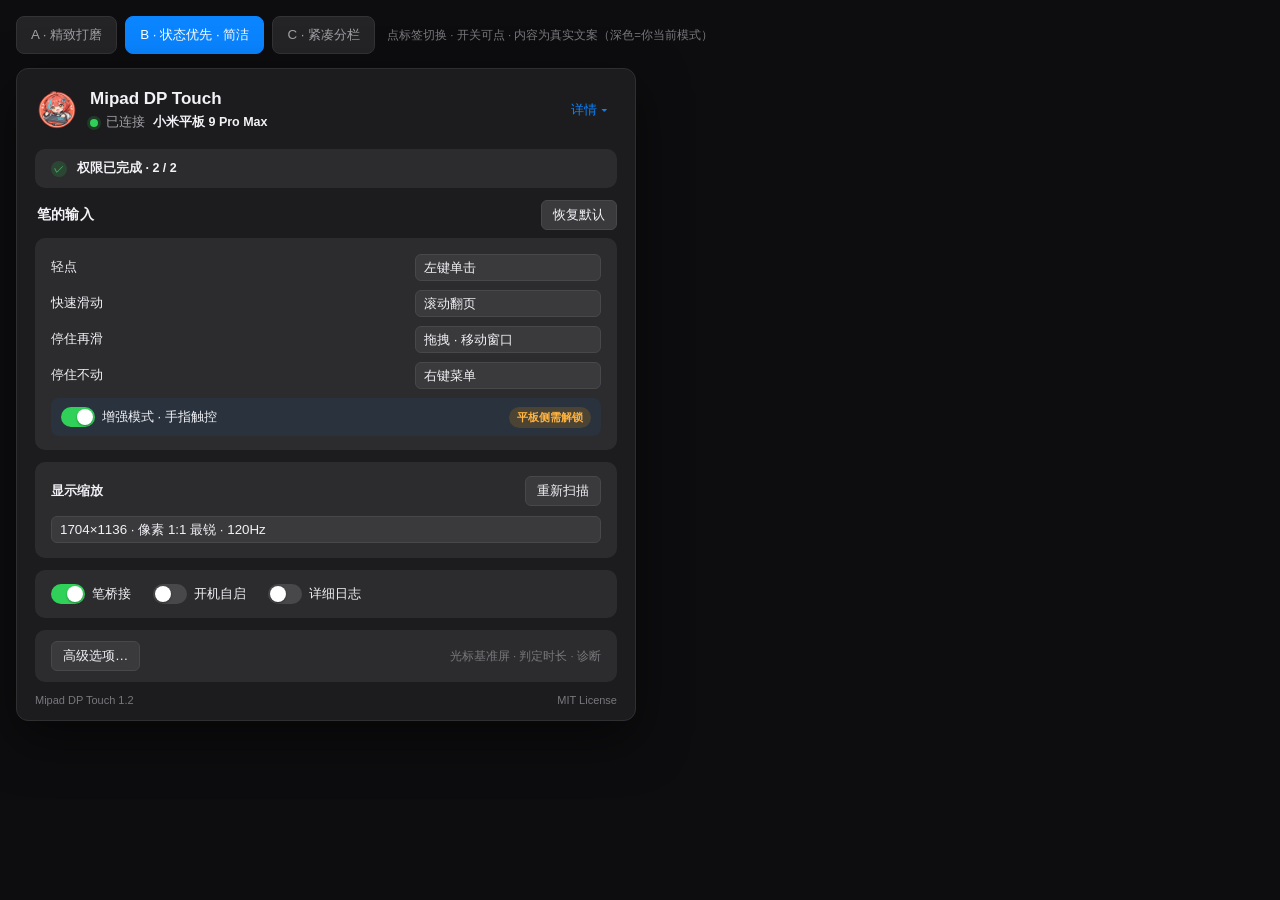
<file: sketches/ui-3takes.html>
<!doctype html>
<html lang="zh-CN">
<head>
<meta charset="utf-8">
<title>Mipad DP Touch · 设置窗口 三套变体</title>
<style>
  *{box-sizing:border-box;margin:0;padding:0}
  :root{
    --logo:url([data-uri]);
    --bg:#1c1c1e; --card:#2c2c2e; --card-hi:#3a3a3c; --sep:#38383a;
    --fg:#f2f2f7; --fg2:#a1a1a6; --fg3:#78787d;
    --accent:#0a84ff; --green:#30d158; --red:#ff453a; --orange:#ff9f0a;
    --r:10px; --pad:16px;
  }
  body{
    font-family:-apple-system,BlinkMacSystemFont,"SF Pro Text","Helvetica Neue",Arial,"PingFang SC",sans-serif;
    -webkit-font-smoothing:antialiased;background:#0d0d0f;color:var(--fg);
    padding:16px;display:flex;flex-direction:column;gap:14px;align-items:flex-start;
  }
  /* ---- 变体切换（mockup 外壳，不属于 App UI）---- */
  .tabs{display:flex;gap:8px;align-items:center;flex-wrap:wrap}
  .tabs button{
    font:600 13px/1 inherit;color:var(--fg2);background:#242426;border:1px solid #333336;
    padding:9px 14px;border-radius:8px;cursor:pointer;transition:.15s;
  }
  .tabs button:hover{background:#2c2c2f;color:var(--fg)}
  .tabs button.on{background:var(--accent);border-color:var(--accent);color:#fff}
  .tabs .note{font-size:11.5px;color:var(--fg3);margin-left:4px}
  .stage{display:none}
  .stage.on{display:block}
  /* ---- 窗口外壳 ---- */
  .win{width:620px;background:var(--bg);border:1px solid #2f2f32;border-radius:12px;
       padding:18px 18px 14px;box-shadow:0 18px 50px rgba(0,0,0,.5)}
  .avatar{background-image:var(--logo);background-size:cover;border-radius:50%;flex:none}
  .dot{width:8px;height:8px;border-radius:50%;flex:none;display:inline-block}
  .dot.ok{background:var(--green);box-shadow:0 0 0 3px rgba(48,209,88,.16)}
  .dot.off{background:var(--red);box-shadow:0 0 0 3px rgba(255,69,58,.14)}
  .card{background:var(--card);border-radius:var(--r);padding:var(--pad)}
  .row{display:flex;align-items:center;gap:12px;min-height:30px}
  .grow{flex:1}
  .lbl{font-size:13px;color:var(--fg)}
  .hint{font-size:11.5px;color:var(--fg2);text-align:right}
  .hint3{font-size:11.5px;color:var(--fg3)}
  .sect{display:flex;align-items:baseline;gap:10px;margin:0 0 8px 2px}
  .sect h2{font-size:14px;font-weight:650;letter-spacing:.2px}
  .sect .sub{font-size:11.5px;color:var(--fg3)}
  select{font:13px inherit;color:var(--fg);background:var(--card-hi);border:1px solid #48484a;
         border-radius:6px;padding:5px 8px;appearance:none;-webkit-appearance:none;cursor:pointer}
  select.wide{width:100%}
  .btn{font:500 12.5px inherit;color:var(--fg);background:var(--card-hi);border:1px solid #48484a;
       border-radius:6px;padding:5px 11px;cursor:pointer;transition:.15s;white-space:nowrap}
  .btn:hover{background:#48484c}
  .btn.primary{background:var(--accent);border-color:var(--accent);color:#fff;font-weight:600}
  .btn.primary:hover{background:#2b95ff}
  .btn.ghost{background:transparent;border-color:transparent;color:var(--accent);padding:5px 6px}
  .btn.ghost:hover{background:rgba(10,132,255,.12)}
  .btn[disabled]{opacity:.4;cursor:default}
  .sw{display:inline-flex;align-items:center;gap:7px;font-size:13px;cursor:pointer;user-select:none}
  .sw i{width:34px;height:20px;border-radius:10px;background:#48484a;position:relative;transition:.18s;flex:none}
  .sw i:after{content:"";position:absolute;top:2px;left:2px;width:16px;height:16px;border-radius:50%;
              background:#fff;transition:.18s;box-shadow:0 1px 2px rgba(0,0,0,.35)}
  .sw.on i{background:var(--green)}
  .sw.on i:after{transform:translateX(14px)}
  .pill{font-size:11px;font-weight:600;padding:3px 8px;border-radius:99px;white-space:nowrap}
  .pill.ok{background:rgba(48,209,88,.16);color:#5ee07f}
  .pill.warn{background:rgba(255,159,10,.16);color:#ffb340}
  .pill.info{background:rgba(10,132,255,.16);color:#5eb0ff}
  .foot{display:flex;justify-content:space-between;align-items:center;margin-top:14px;
        font-size:11px;color:var(--fg3)}
  /* ============ A · 精致打磨 ============ */
  #vA .head{display:flex;align-items:center;gap:14px;padding:2px 2px 4px}
  #vA .avatar{width:44px;height:44px}
  #vA h1{font-size:19px;font-weight:700;letter-spacing:.2px}
  #vA .sub{font-size:11.5px;color:var(--fg3);margin-top:3px}
  #vA .stat{text-align:right;font-size:11.5px;color:var(--fg2);line-height:1.7}
  #vA .stat b{color:var(--fg);font-weight:600}
  #vA .sect{border-left:3px solid var(--accent);padding-left:9px;margin-left:0}
  #vA .stack{display:flex;flex-direction:column;gap:18px;margin-top:16px}
  #vA .row+.row{border-top:1px solid var(--sep);margin-top:2px;padding-top:2px}
  #vA .ctrl{width:190px;flex:none}
  #vA .hint{width:170px;flex:none}
  #vA .step{display:flex;align-items:center;gap:10px;padding:7px 0}
  #vA .step .ck{width:18px;height:18px;border-radius:50%;background:rgba(48,209,88,.16);
                color:#5ee07f;font-size:11px;display:flex;align-items:center;justify-content:center;flex:none}
  #vA .step .ck.no{background:rgba(255,255,255,.07);color:var(--fg3)}
  #vA .step .txt{flex:1}
  #vA .step .txt b{font-size:13px;font-weight:600;display:block}
  #vA .step .txt span{font-size:11.5px;color:var(--fg3)}
  /* ============ B · 状态优先（简洁） ============ */
  #vB .head{display:flex;align-items:center;gap:13px;padding:2px 2px 2px}
  #vB .avatar{width:40px;height:40px}
  #vB h1{font-size:17px;font-weight:650}
  #vB .status{display:flex;align-items:center;gap:8px;margin-top:5px;font-size:12.5px;color:var(--fg2)}
  #vB .status b{color:var(--fg);font-weight:600}
  #vB .stack{display:flex;flex-direction:column;gap:12px;margin-top:16px}
  #vB .card{padding:14px 16px}
  #vB .bar{display:flex;align-items:center;gap:10px}
  #vB .bar .t{font-size:12.5px;font-weight:600;flex:1}
  #vB .perm{display:flex;align-items:center;gap:9px;padding:9px 4px;font-size:12.5px;color:var(--fg2)}
  #vB .perm .ck{width:16px;height:16px;border-radius:50%;background:rgba(48,209,88,.16);
                color:#5ee07f;font-size:10px;display:flex;align-items:center;justify-content:center;flex:none}
  #vB .counters{display:none;gap:18px;margin-top:12px;padding-top:12px;border-top:1px solid var(--sep)}
  #vB .counters.show{display:flex}
  #vB .counters div{font-size:11.5px;color:var(--fg3)}
  #vB .counters b{display:block;font-size:15px;color:var(--fg);font-weight:600;margin-top:2px}
  #vB .row+.row{margin-top:6px}
  #vB .ctrl{width:186px;flex:none}
  #vB .enh{background:rgba(10,132,255,.07);border-radius:8px;padding:7px 10px;margin-top:8px}
  #vB .enh .row{min-height:24px}
  #vB .swrow{display:flex;align-items:center;gap:22px}
  #vB .foot{margin-top:12px}

  /* ============ C · 紧凑分栏 ============ */
  #vC .win{padding:14px 16px 12px}
  #vC .top{display:flex;align-items:center;gap:10px;padding:0 2px 12px;border-bottom:1px solid var(--sep)}
  #vC .avatar{width:28px;height:28px}
  #vC .top h1{font-size:14.5px;font-weight:650}
  #vC .top .status{display:flex;align-items:center;gap:6px;font-size:12px;color:var(--fg2)}
  #vC .top .counters{margin-left:auto;font-size:11px;color:var(--fg3);display:flex;gap:12px}
  #vC .top .counters b{color:var(--fg);font-weight:600}
  #vC .grid{display:grid;grid-template-columns:1fr 1fr;gap:12px;margin-top:12px}
  #vC .sect{margin-bottom:6px}
  #vC .card{padding:12px 14px}
  #vC .row{min-height:26px;gap:8px}
  #vC .row+.row{margin-top:2px}
  #vC .ctrl{width:132px;flex:none}
  #vC select{padding:3px 6px;font-size:12.5px}
  #vC .btn{padding:4px 9px;font-size:12px}
  #vC .foot{margin-top:12px;padding-top:10px;border-top:1px solid var(--sep)}
</style>
</head>
<body>

<div class="tabs">
  <button data-v="A">A · 精致打磨</button>
  <button class="on" data-v="B">B · 状态优先 · 简洁</button>
  <button data-v="C">C · 紧凑分栏</button>
  <span class="note">点标签切换 · 开关可点 · 内容为真实文案（深色=你当前模式）</span>
</div>

<!-- ============================ A ============================ -->
<div class="stage" id="vA">
<div class="win">
  <div class="head">
    <div class="avatar"></div>
    <div class="grow">
      <h1>Mipad DP Touch</h1>
      <div class="sub">小米焦点触控笔 Pro · Mac 外接屏输入桥</div>
    </div>
    <div class="stat">
      <span class="dot ok"></span> <b>已连接</b> 小米平板 9 Pro Max<br>
      事件 <b>1,204</b> · 点击 <b>86</b> · 拖拽 <b>12</b> · 滚动 <b>340</b>
    </div>
  </div>

  <div class="stack">
    <div>
      <div class="sect"><h2>权限</h2><span class="sub">2 / 2 已完成</span>
        <span class="grow"></span><button class="btn">重新检测</button></div>
      <div class="card">
        <div class="step"><span class="ck">✓</span><span class="txt"><b>辅助功能</b><span>允许合成点击与拖拽</span></span><span class="pill ok">已授权</span></div>
        <div class="step"><span class="ck">✓</span><span class="txt"><b>输入监控</b><span>读取平板传过来的原始输入</span></span><span class="pill ok">已授权</span></div>
      </div>
    </div>

    <div>
      <div class="sect"><h2>笔的输入</h2><span class="grow"></span><button class="btn">恢复默认</button></div>
      <div class="card">
        <div class="row"><span class="lbl">轻点</span><span class="grow"></span>
          <select class="ctrl"><option>左键单击</option></select><span class="hint">按下即点击</span></div>
        <div class="row"><span class="lbl">快速滑动</span><span class="grow"></span>
          <select class="ctrl"><option>滚动翻页</option></select><span class="hint">方向与速度见下</span></div>
        <div class="row"><span class="lbl">停住再滑</span><span class="grow"></span>
          <select class="ctrl"><option>拖拽 · 移动窗口</option></select><span class="hint">先停住 0.25 秒</span></div>
        <div class="row"><span class="lbl">停住不动</span><span class="grow"></span>
          <select class="ctrl"><option>右键菜单</option></select><span class="hint">停住 0.8 秒</span></div>
        <div class="row"><span class="lbl">滚动方向</span><span class="grow"></span>
          <select class="ctrl"><option>跟随系统</option></select><span class="hint"></span></div>
        <div class="row"><span class="lbl">滚动速度</span><span class="grow"></span>
          <select class="ctrl"><option>1.0x 标准</option></select><span class="hint"></span></div>
        <div class="row"><span class="sw on" data-sw><i></i><span class="lbl">增强模式</span></span><span class="grow"></span>
          <span class="hint">未检测到触摸屏接口 · 平板侧需 root 解锁</span></div>
      </div>
    </div>

    <div>
      <div class="sect"><h2>显示缩放</h2><span class="sub">只改平板那块屏</span></div>
      <div class="card">
        <div class="row"><select class="wide"><option>1704×1136 · 像素 1:1 最锐 · 120Hz</option></select>
          <button class="btn">重新扫描</button></div>
        <div class="row" style="margin-top:6px"><span class="hint3">当前 UI 1704×1136 · 帧缓冲 3408×2272 · 120Hz · HiDPI</span></div>
      </div>
    </div>

    <div>
      <div class="sect"><h2>运行</h2></div>
      <div class="card">
        <div class="row"><span class="sw on" data-sw><i></i><span class="lbl">启用笔桥接</span></span></div>
        <div class="row"><span class="sw" data-sw><i></i><span class="lbl">登录时自动启动</span></span><span class="grow"></span><span class="hint">未开启</span></div>
        <div class="row"><span class="sw" data-sw><i></i><span class="lbl">详细日志</span></span><span class="grow"></span>
          <button class="btn">打开日志</button><button class="btn" style="margin-left:6px">诊断…</button></div>
      </div>
    </div>

    <div class="card" style="display:flex;align-items:center;gap:10px">
      <button class="btn">高级选项…</button><span class="grow"></span>
      <span class="hint3">光标基准屏 · 未验证设备 · 判定时长</span>
    </div>
  </div>

  <div class="foot"><span>Mipad DP Touch 1.2</span><span>MIT License</span></div>
</div>
</div>

<!-- ============================ B（简洁版） ============================ -->
<div class="stage on" id="vB">
<div class="win">
  <div class="head">
    <div class="avatar"></div>
    <div class="grow">
      <h1>Mipad DP Touch</h1>
      <div class="status"><span class="dot ok"></span> 已连接 <b>小米平板 9 Pro Max</b></div>
    </div>
    <button class="btn ghost" data-counters>详情 ▾</button>
  </div>

  <div class="stack">
    <div class="card" style="padding:11px 16px">
      <div class="bar">
        <span class="ck" style="width:16px;height:16px;border-radius:50%;background:rgba(48,209,88,.16);color:#5ee07f;font-size:10px;display:flex;align-items:center;justify-content:center">✓</span>
        <span class="t">权限已完成 · 2 / 2</span>
      </div>
      <div class="counters" id="bCounters">
        <div>事件<b>1,204</b></div><div>点击<b>86</b></div><div>拖拽<b>12</b></div><div>滚动<b>340</b></div>
      </div>
    </div>

    <div>
      <div class="sect"><h2>笔的输入</h2><span class="grow"></span><button class="btn">恢复默认</button></div>
      <div class="card">
        <div class="row"><span class="lbl">轻点</span><span class="grow"></span><select class="ctrl"><option>左键单击</option></select></div>
        <div class="row"><span class="lbl">快速滑动</span><span class="grow"></span><select class="ctrl"><option>滚动翻页</option></select></div>
        <div class="row"><span class="lbl">停住再滑</span><span class="grow"></span><select class="ctrl"><option>拖拽 · 移动窗口</option></select></div>
        <div class="row"><span class="lbl">停住不动</span><span class="grow"></span><select class="ctrl"><option>右键菜单</option></select></div>
        <div class="enh">
          <div class="row"><span class="sw on" data-sw><i></i><span class="lbl">增强模式 · 手指触控</span></span>
            <span class="grow"></span><span class="pill warn">平板侧需解锁</span></div>
        </div>
      </div>
    </div>

    <div class="card">
      <div class="row"><span class="t" style="font-size:12.5px;font-weight:600">显示缩放</span>
        <span class="grow"></span><button class="btn">重新扫描</button></div>
      <div class="row" style="margin-top:8px"><select class="wide"><option>1704×1136 · 像素 1:1 最锐 · 120Hz</option></select></div>
    </div>

    <div class="card">
      <div class="swrow">
        <span class="sw on" data-sw><i></i><span class="lbl">笔桥接</span></span>
        <span class="sw" data-sw><i></i><span class="lbl">开机自启</span></span>
        <span class="sw" data-sw><i></i><span class="lbl">详细日志</span></span>
      </div>
    </div>

    <div class="card" style="display:flex;align-items:center;gap:10px;padding:11px 16px">
      <button class="btn">高级选项…</button><span class="grow"></span>
      <span class="hint3">光标基准屏 · 判定时长 · 诊断</span>
    </div>
  </div>

  <div class="foot"><span>Mipad DP Touch 1.2</span><span>MIT License</span></div>
</div>
</div>

<div class="stage" id="vC">
<div class="win">
  <div class="top">
    <div class="avatar"></div>
    <h1>Mipad DP Touch</h1>
    <div class="status"><span class="dot ok"></span> 已连接 小米平板 9 Pro Max</div>
    <div class="counters"><span>事件 <b>1204</b></span><span>点击 <b>86</b></span><span>拖拽 <b>12</b></span><span>滚动 <b>340</b></span></div>
  </div>

  <div class="grid">
    <div>
      <div class="sect"><h2>权限</h2><span class="sub">2 / 2</span><span class="grow"></span><button class="btn">重新检测</button></div>
      <div class="card">
        <div class="row"><span class="lbl">辅助功能</span><span class="grow"></span><span class="pill ok">✓</span></div>
        <div class="row"><span class="lbl">输入监控</span><span class="grow"></span><span class="pill ok">✓</span></div>
      </div>
    </div>
    <div>
      <div class="sect"><h2>显示缩放</h2><span class="grow"></span><button class="btn">重新扫描</button></div>
      <div class="card">
        <div class="row"><select class="wide"><option>1704×1136 · 1:1 最锐 · 120Hz</option></select></div>
        <div class="row"><span class="hint3">帧缓冲 3408×2272 · HiDPI</span></div>
      </div>
    </div>

    <div>
      <div class="sect"><h2>笔的输入</h2><span class="grow"></span><button class="btn">恢复默认</button></div>
      <div class="card">
        <div class="row"><span class="lbl">轻点</span><span class="grow"></span><select class="ctrl"><option>左键单击</option></select></div>
        <div class="row"><span class="lbl">快速滑动</span><span class="grow"></span><select class="ctrl"><option>滚动翻页</option></select></div>
        <div class="row"><span class="lbl">停住再滑</span><span class="grow"></span><select class="ctrl"><option>拖拽 · 移动窗口</option></select></div>
        <div class="row"><span class="lbl">停住不动</span><span class="grow"></span><select class="ctrl"><option>右键菜单</option></select></div>
        <div class="row"><span class="lbl">滚动方向</span><span class="grow"></span><select class="ctrl"><option>跟随系统</option></select></div>
        <div class="row"><span class="lbl">滚动速度</span><span class="grow"></span><select class="ctrl"><option>1.0x 标准</option></select></div>
      </div>
    </div>
    <div>
      <div class="sect"><h2>运行</h2></div>
      <div class="card">
        <div class="row"><span class="sw on" data-sw><i></i><span class="lbl">启用笔桥接</span></span></div>
        <div class="row"><span class="sw" data-sw><i></i><span class="lbl">登录时自动启动</span></span></div>
        <div class="row"><span class="sw" data-sw><i></i><span class="lbl">详细日志</span></span><span class="grow"></span>
          <button class="btn">打开日志</button></div>
        <div class="row" style="margin-top:4px"><button class="btn">诊断…</button><span class="grow"></span>
          <span class="pill warn">增强模式：平板侧需解锁</span></div>
      </div>
    </div>
  </div>

  <div class="foot">
    <span><button class="btn">高级选项…</button></span>
    <span class="hint3">光标基准屏 · 未验证设备 · 判定时长</span>
    <span>Mipad DP Touch 1.2 · MIT</span>
  </div>
</div>
</div>

<script>
  // 变体切换
  document.querySelectorAll('.tabs button[data-v]').forEach(function (b) {
    b.onclick = function () {
      document.querySelectorAll('.tabs button[data-v]').forEach(function (x) { x.classList.remove('on'); });
      b.classList.add('on');
      document.querySelectorAll('.stage').forEach(function (s) { s.classList.remove('on'); });
      document.getElementById('v' + b.dataset.v).classList.add('on');
    };
  });
  // 开关可点（演示交互）
  document.querySelectorAll('[data-sw]').forEach(function (s) {
    s.onclick = function () { s.classList.toggle('on'); };
  });
  // B 的「详情」展开计数
  var cbtn = document.querySelector('[data-counters]');
  if (cbtn) cbtn.onclick = function () {
    var c = document.getElementById('bCounters');
    c.classList.toggle('show');
    cbtn.textContent = c.classList.contains('show') ? '详情 ▴' : '详情 ▾';
  };
</script>
</body>
</html>
</file>
<file: docs/site.css>
/* Shared editorial layer. Product content and gesture stages stay local. */
:root{--bg:#0b0d10;--bg-raised:#14171c;--bg-elev:#1a1e24;--ink:#f2f3f5;--muted:#afb5bf;--faint:#929ba8;--border:#292e36;--border-hi:#3d444f;--accent:#ff6900;--accent-hi:#ff934d;--radius:20px}
body{background-image:none;line-height:1.75}
a{color:var(--accent-hi)}
a:focus-visible,summary:focus-visible,[tabindex]:focus-visible{outline:3px solid var(--accent-hi);outline-offset:5px;border-radius:5px}
.skip-link{position:fixed;top:10px;left:20px;z-index:100;background:var(--ink);color:var(--bg);padding:10px 18px;transform:translateY(-180%)}
.skip-link:focus{transform:none}
.wrap{max-width:1080px;padding-left:32px;padding-right:32px}
nav{background:rgba(11,13,16,.93);backdrop-filter:blur(16px);-webkit-backdrop-filter:blur(16px)}
nav .wrap{max-width:1184px;height:72px;min-height:72px;flex-wrap:nowrap;padding-top:0;padding-bottom:0;gap:24px}
nav .brand{font-size:15px;font-weight:600;gap:9px;white-space:nowrap;text-decoration:none}
nav .brand img{width:30px;height:30px}
.brand .badge{color:var(--accent-hi);padding:4px 8px;font-size:10px}
nav .links{display:flex;align-items:center;width:auto;gap:24px;font-size:13px}
nav .links a{display:inline-flex;align-items:center;min-height:44px;white-space:nowrap;text-decoration:none;color:var(--muted)}
nav .links a.now{color:var(--ink);box-shadow:inset 0 -2px var(--accent)}
nav .links a.gh{border:0;background:none;padding:0;color:var(--muted)}
header:not(.page){padding:64px 0 68px}
header .logo{width:78px;height:78px;margin-bottom:22px;filter:none}
header h1{font-size:clamp(29px,3.4vw,42px);font-weight:650;letter-spacing:-.035em;line-height:1.18}
header .subtitle{font-size:clamp(21px,2.4vw,28px);font-weight:550;color:var(--ink);margin:18px auto 0;letter-spacing:-.025em;line-height:1.5}
header .tagline{font-size:15px;line-height:1.9;max-width:660px;margin-top:20px;color:var(--muted)}
header .platforms{margin-top:24px;gap:8px}
.pill{background:transparent;border:0;padding:0 12px;font-size:12px;border-right:1px solid var(--border-hi);border-radius:0}
.pill:last-child{border:0}.pill.accent{background:none;border:0;border-right:1px solid var(--border-hi);color:var(--accent-hi)}
header .cta{margin-top:28px;gap:12px}
.btn{min-height:48px;padding:11px 24px;border-radius:999px;font-size:14px}
.btn-primary{background:var(--accent);color:#17100b;box-shadow:none}
.btn-primary:hover{background:#ff8532;box-shadow:none;transform:translateY(-1px)}
.btn-ghost{background:transparent}
section{padding:64px 0}
section h2{font-weight:600;font-size:clamp(24px,3vw,32px);letter-spacing:-.025em;line-height:1.4}
.kicker,section .kicker{font-family:var(--sans);font-size:12px;font-weight:600;letter-spacing:.08em;color:var(--accent-hi)}
.lead{font-size:16px;line-height:1.85;max-width:740px;margin-bottom:30px}
.compare{gap:24px}.compare .col{background:var(--bg-raised);padding:26px 30px;border-radius:20px}.compare .col.after{box-shadow:none;border-color:#65402a}
.compare .before .label{color:var(--muted)}
.rootcause{background:transparent;border:0;border-left:2px solid var(--accent);border-radius:0;padding:4px 0 4px 20px;margin-top:28px}
.cta-row{padding:24px 0}.cta-strip{font-size:14px;border:0;background:transparent;padding:8px 24px;line-height:1.8}
.features{gap:16px}.feature{padding:26px;border-radius:18px;background:var(--bg-raised);border-color:transparent}.feature:hover{transform:none;border-color:var(--border-hi)}
.feature h3{font-size:17px;margin-bottom:10px}.feature h3 .ic{display:inline-block;font-size:17px;margin-right:8px;filter:grayscale(1)}
.feature p{font-size:14px;line-height:1.85}
.showcase{background:#111419}.showcase-grid{display:grid;grid-template-columns:240px minmax(0,1fr);gap:48px;align-items:center}.showcase h2{font-size:26px;line-height:1.5;text-wrap:nowrap}.showcase .lead{font-size:15px;margin:16px 0 24px}.showcase .shot{margin:0;min-width:0}.shot img{max-width:980px;border-radius:16px;box-shadow:0 18px 48px #0004}.shot figcaption{color:var(--faint);font-size:12px;margin-top:16px}
/* One semantic matrix: comparison on desktop, configuration cards below 960px. */
.status-card{border-radius:16px;overflow:visible}
table.status{width:100%;min-width:0;table-layout:fixed;font-size:14px;line-height:1.65}
table.status col:nth-child(1){width:22%}table.status col:nth-child(2){width:11%}table.status col:nth-child(3){width:21%}table.status col:nth-child(4){width:14%}table.status col:nth-child(n+5){width:10.666%}
table.status th,table.status td{padding:18px 12px;vertical-align:top;text-align:left;border-bottom:1px solid var(--border)}
table.status thead th{white-space:nowrap;letter-spacing:0;background:#1b2027;color:#c1c6ce;font-size:13px}
table.status thead th:first-child{border-top-left-radius:16px}table.status thead th:last-child{border-top-right-radius:16px}
table.status tbody th{background:none;color:var(--ink);font-size:14px;font-weight:550;letter-spacing:0}
table.status tbody tr:last-child> *{border-bottom:0}
table.status td.yes{font-family:var(--sans);font-size:14px}
.config-system{display:block;font-size:12px;color:var(--muted);font-weight:400;margin-top:3px;white-space:nowrap}
.value-line{display:block;white-space:nowrap}
.cell-label{display:none}
@media(max-width:959px){
 .status-card{border:0;background:none}
 table.status{display:block;table-layout:auto}
 table.status colgroup{display:none}
 table.status thead{position:absolute;width:1px;height:1px;padding:0;margin:-1px;clip-path:inset(50%);overflow:hidden;white-space:nowrap}
 table.status tbody{display:grid;grid-template-columns:repeat(2,minmax(0,1fr));gap:16px}
 table.status tbody tr{display:block;min-width:0;padding:20px;border:1px solid var(--border);border-radius:16px;background:var(--bg-raised)}
 table.status tbody th{display:block;padding:0 0 16px;border-bottom:1px solid var(--border)}
 table.status tbody td{display:grid;grid-template-columns:minmax(0,1fr) minmax(0,1.2fr);gap:12px;min-width:0;padding:12px 0;border-bottom:1px solid var(--border)}
 table.status tbody tr:last-child>th,table.status tbody tr:last-child>td{border-bottom:1px solid var(--border)}
 table.status tbody tr>td:last-child{border-bottom:0;padding-bottom:0}
 .cell-label{display:block;color:var(--muted);font-size:13px}
 .cell-value{min-width:0}
}
@media(max-width:639px){table.status tbody{grid-template-columns:1fr}table.status tbody tr{padding:20px}}
header.page{padding:64px 0 40px}header.page h1{font-size:clamp(29px,4vw,40px)}header.page .lead{margin-bottom:0;margin-top:16px}
main.wrap{max-width:1080px}main.wrap section{padding:36px 0}main.wrap h2{font-size:22px;flex-wrap:wrap;gap:6px 18px}main.wrap h2 .where{font-family:var(--sans);letter-spacing:0;font-size:12px}
.item{grid-template-columns:220px minmax(0,1fr);gap:32px;padding:22px 0}.item .name small{color:var(--faint)}
.faq-list,.table-card,.more,pre.diag,.callout{max-width:none}
details{border-radius:14px;margin-bottom:14px}details summary{padding:19px 22px;gap:20px}details summary::after{flex-shrink:0}details .body{padding:0 22px 22px;line-height:1.9}
.table-card{overflow-x:auto}.table-card table{min-width:600px}
.tut{border-radius:20px;gap:32px;padding:28px;margin-bottom:20px}.stage{width:240px;min-width:240px;justify-self:center}.tut:hover{text-decoration:none}
footer{padding:36px 0 44px;color:var(--faint)}footer p{font-size:12px}.flinks a{padding:5px 0}
[id]{scroll-margin-top:100px}
@media(max-width:1000px){nav .wrap{height:auto;min-height:64px;flex-wrap:wrap;gap:0;padding-top:12px;padding-bottom:0}nav .links{width:100%;justify-content:space-between;gap:12px;margin-top:4px}nav .links a{min-height:44px}nav .brand{min-height:32px}.showcase-grid{grid-template-columns:1fr;gap:28px}.showcase .lead{max-width:600px;margin-bottom:12px}[id]{scroll-margin-top:128px}}
@media(max-width:600px){.wrap{padding-left:24px;padding-right:24px}nav .wrap{padding-left:20px;padding-right:20px}nav .brand{font-size:14px}nav .links{font-size:12px;gap:8px}header:not(.page){padding:42px 0 44px}header .logo{width:64px;height:64px;margin-bottom:20px}header h1{font-size:29px;max-width:330px;margin:auto;line-height:1.15}header .subtitle{font-size:21px;max-width:320px;margin-top:18px}header .tagline{font-size:14px;line-height:1.85;text-align:left;margin-top:20px}header .platforms{gap:0;row-gap:8px}.pill{font-size:11px;padding:0 8px}header .cta{gap:10px}.btn{padding:11px 18px;font-size:13px}section{padding:44px 0}.compare .col{padding:24px}.lead{font-size:15px;margin-bottom:24px}.features{gap:12px}.feature{padding:24px}.showcase-grid{gap:24px}.showcase .shot{margin-left:-8px;margin-right:-8px}.shot img{border-radius:10px}.item{grid-template-columns:1fr;gap:8px}header.page{padding:40px 0 30px}.tut{padding:24px;gap:22px}.tut .stage{width:240px}.cta-strip{padding-left:24px;padding-right:24px}footer .flinks{gap:12px 20px}.table-card table{min-width:560px}}
@media(prefers-reduced-motion:reduce){html{scroll-behavior:auto}*,*::before,*::after{transition:none!important;animation:none!important}}

/* Site motion: quiet surfaces, native navigation, no perpetual effects. */
.shot img{height:auto}
body{background-image:radial-gradient(720px 340px at 50% 0,rgba(255,105,0,.045),transparent 72%);background-repeat:no-repeat}
nav .links a{position:relative;transition:color .2s ease,background-color .2s ease}
nav .links a::after{content:"";position:absolute;bottom:0;left:0;right:0;height:2px;background:var(--accent);transform:scaleX(0);transform-origin:left;transition:transform .24s cubic-bezier(.22,1,.36,1);pointer-events:none}
nav .links a.now{box-shadow:none}
nav .links a.now::after,nav .links a:focus-visible::after,nav .links a.is-following::after{transform:scaleX(1)}
.btn,.feature,.compare .col,.tut,details,.shot img{transition:transform .28s cubic-bezier(.22,1,.36,1),border-color .24s ease,background-color .24s ease,box-shadow .28s ease}
.btn:active{transform:translateY(1px) scale(.985)}
details summary{transition:color .2s ease,background-color .2s ease}
details summary::after{transition:transform .24s ease,color .24s ease}
details[open]{border-color:var(--border-hi)}
details[open] summary{color:var(--accent-hi)}
.feature:focus-within{border-color:var(--accent-hi)}
@media(hover:hover) and (pointer:fine){
  nav .links a:hover::after{transform:scaleX(1)}
  .feature:hover,.compare .col:hover{transform:translateY(-3px);border-color:#62432e;box-shadow:0 12px 28px #0002}
  .btn:hover{transform:translateY(-2px);box-shadow:0 6px 18px #0003}
  .shot img:hover{transform:translateY(-3px);box-shadow:0 24px 56px #0006;border-color:#65503f}
  details summary:hover{background-color:#ffffff03;color:var(--ink)}
}
@media(hover:none){.btn:hover,.feature:hover,.tut:hover{transform:none;box-shadow:none}}
@media(prefers-reduced-motion:reduce){
  html{scroll-behavior:auto!important}
  *,*::before,*::after{animation:none!important;transition:none!important}
  .btn:hover,.btn:active,.feature:hover,.compare .col:hover,.shot img:hover,.tut:hover{transform:none!important}
}
</file>
